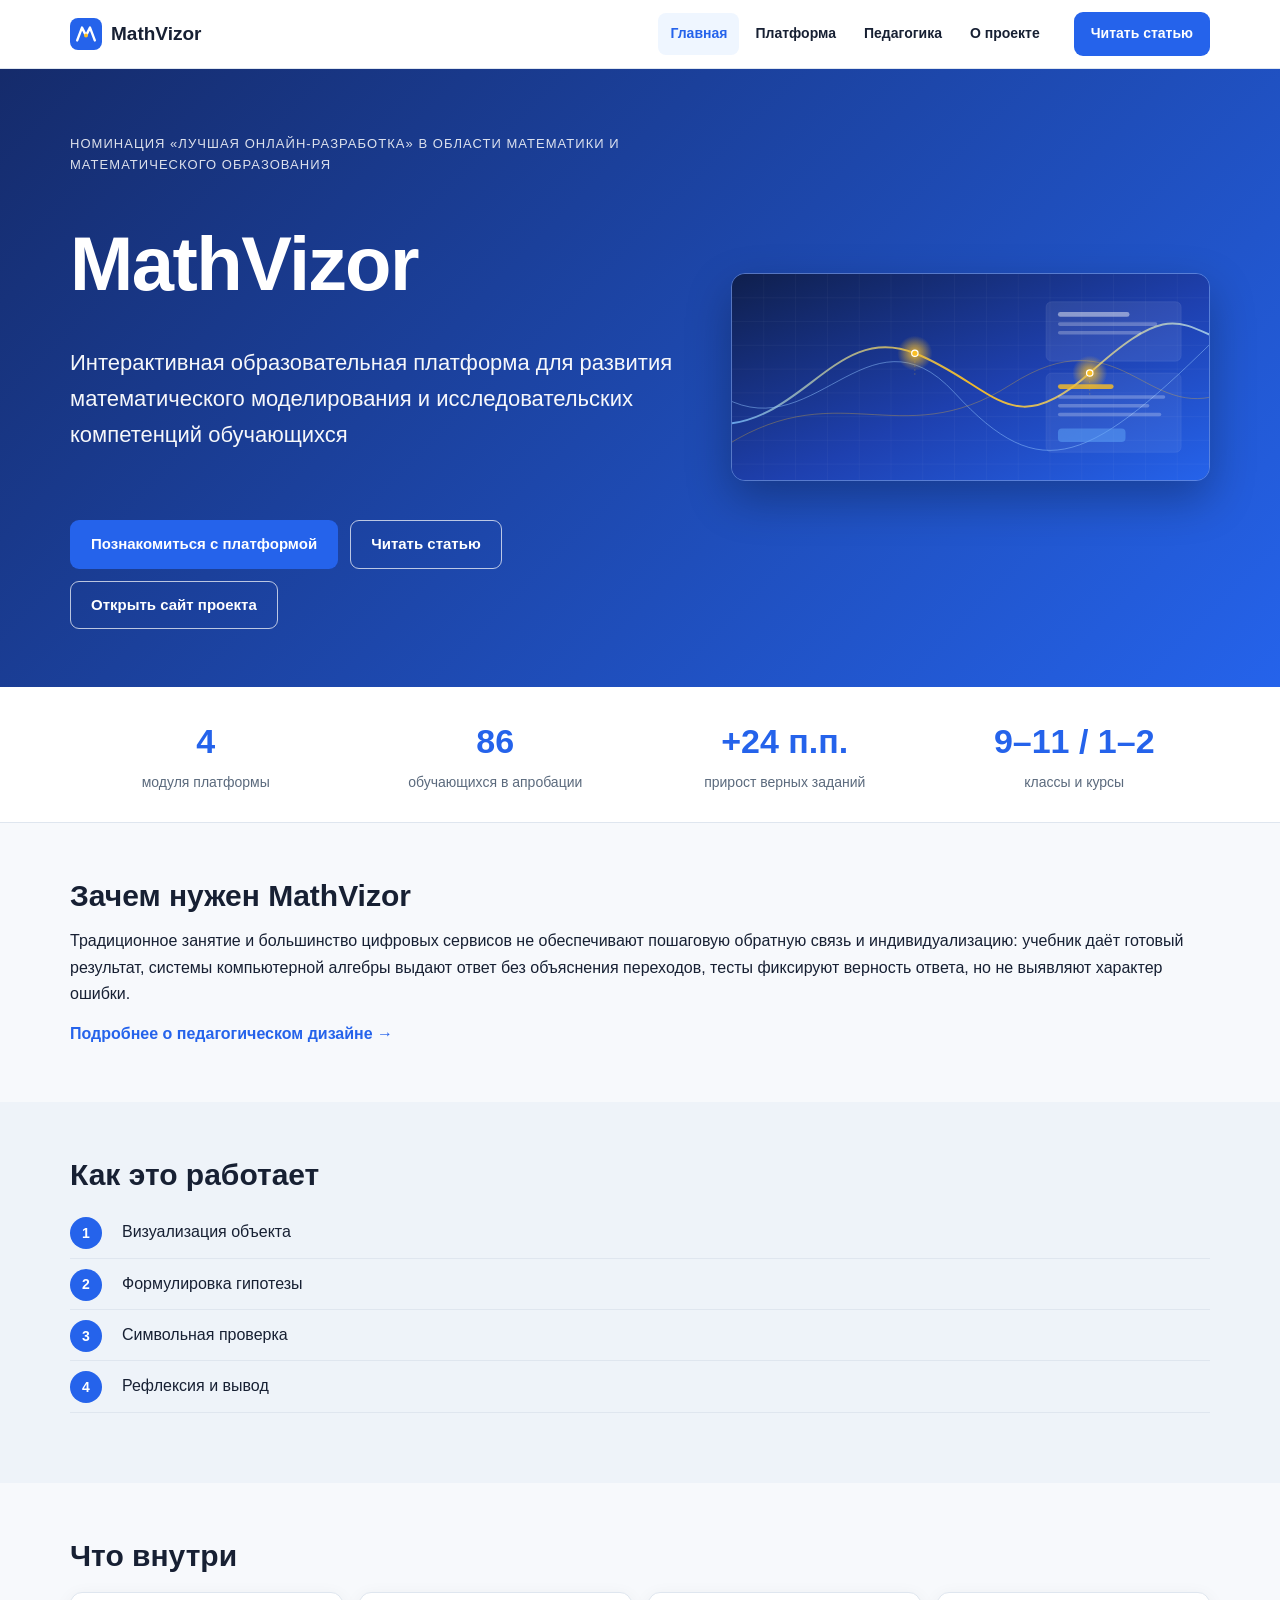
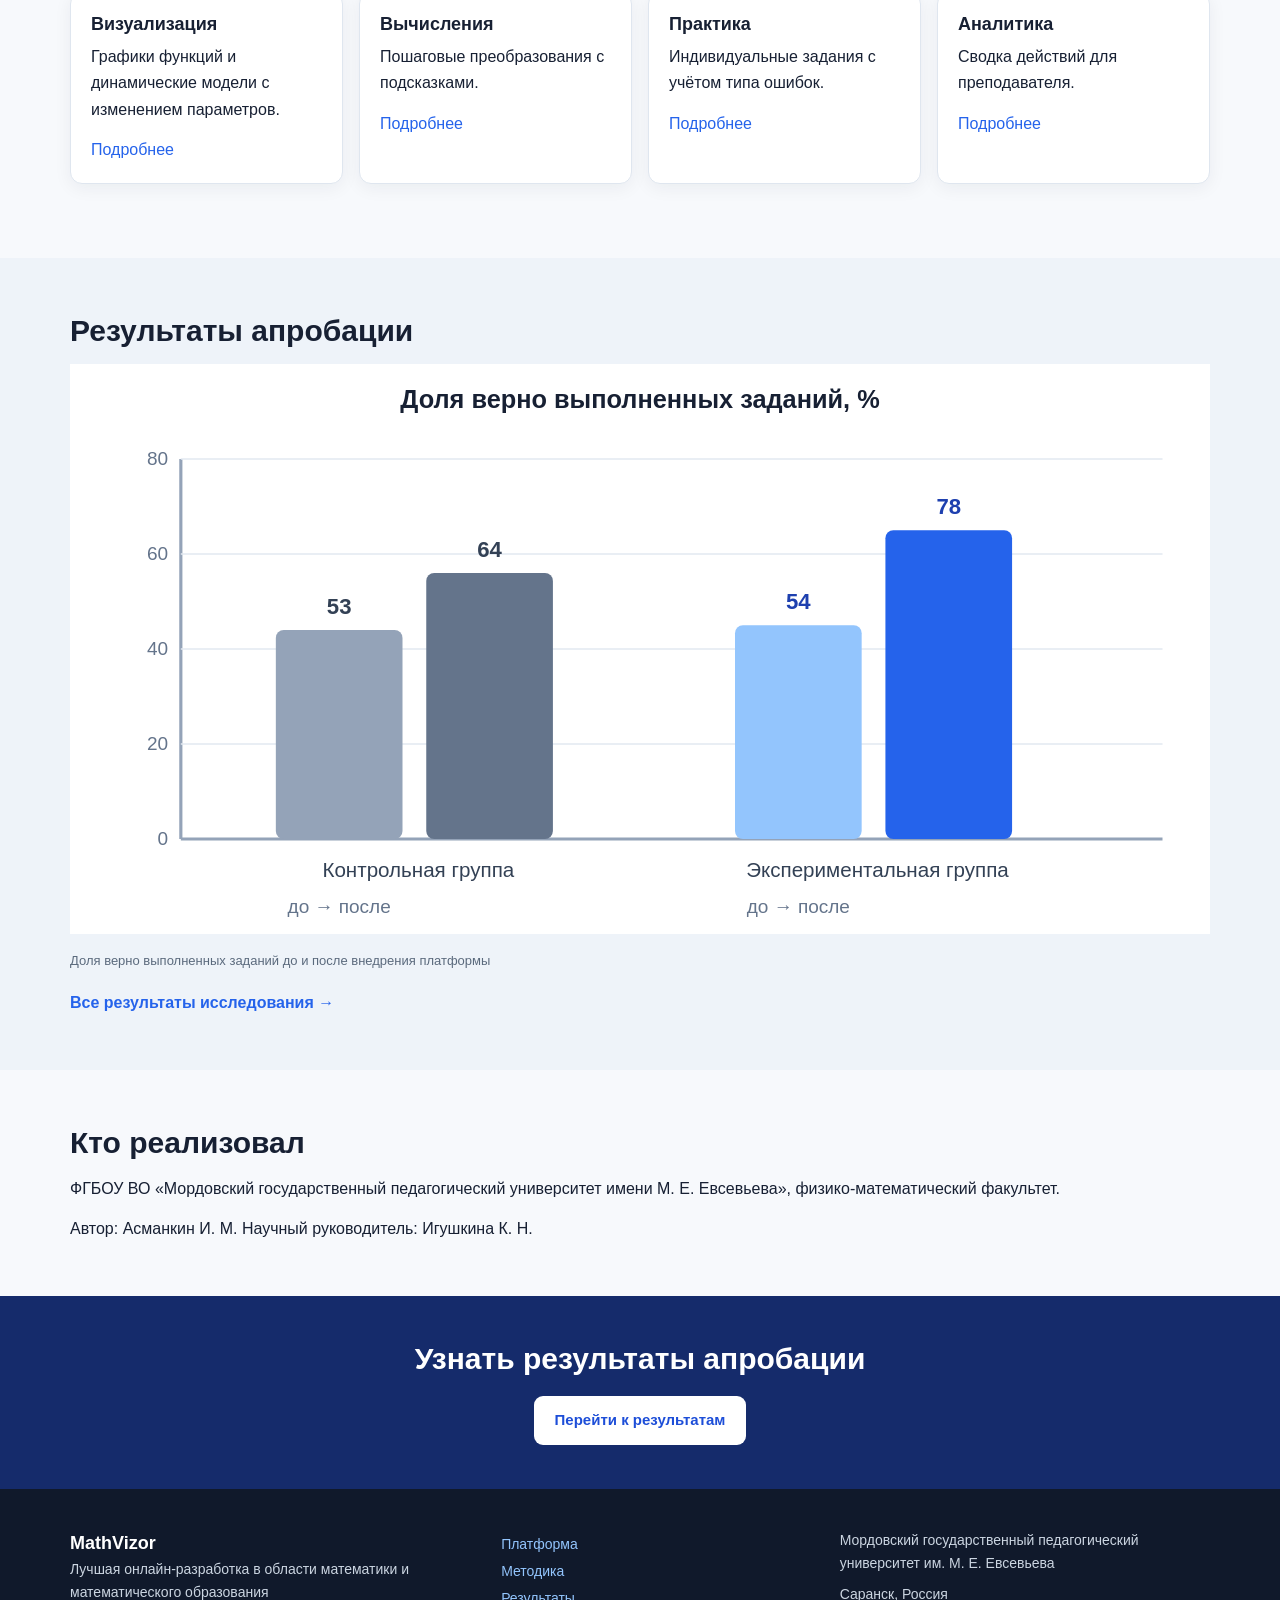
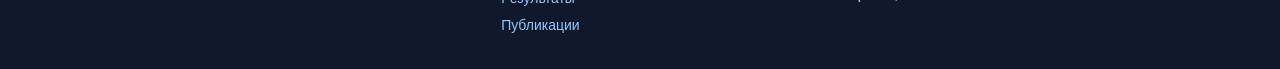
<file: index.html>
<!doctype html>
<html lang="ru">
<head>
  <meta charset="utf-8">
  <meta name="viewport" content="width=device-width, initial-scale=1">
  <title>MathVizor — интерактивная платформа обучения математике</title>
  <meta name="description" content="MathVizor — интерактивная веб-платформа для развития математического моделирования и исследовательских компетенций обучающихся.">
  <meta property="og:title" content="MathVizor — интерактивная платформа обучения математике">
  <meta property="og:description" content="Визуализация, символьные вычисления, адаптивные задания и аналитика обучения.">
  <meta property="og:type" content="website">
  <link rel="icon" href="assets/img/favicon.svg" type="image/svg+xml">
  <link rel="stylesheet" href="assets/css/style.css">
</head>
<body>
  <a class="skip-link" href="#main">Перейти к содержимому</a>

  <!-- ================= ШАПКА (дублируется на всех страницах) ================= -->
  <header class="site-header">
    <div class="container header-inner">
      <a class="logo" href="index.html" aria-label="MathVizor — на главную">
        <img src="assets/img/logo.svg" alt="" width="32" height="32">
        <span>MathVizor</span>
      </a>

      <nav class="main-nav" id="main-nav" aria-label="Основная навигация">
        <ul class="nav-list">
          <li><a class="is-active" href="index.html" aria-current="page">Главная</a></li>
          <li class="has-submenu">
            <a href="platform.html">Платформа</a>
            <ul class="submenu">
              <li><a href="platform.html">Возможности и интерфейс</a></li>
              <li><a href="technology.html">Архитектура и технологии</a></li>
              <li><a href="tasks.html">Задания и обратная связь</a></li>
            </ul>
          </li>
          <li class="has-submenu">
            <a href="pedagogy.html">Педагогика</a>
            <ul class="submenu">
              <li><a href="pedagogy.html">Педагогический дизайн</a></li>
              <li><a href="methodology.html">Методика использования</a></li>
              <li><a href="results.html">Результаты апробации</a></li>
            </ul>
          </li>
          <li class="has-submenu">
            <a href="about.html">О проекте</a>
            <ul class="submenu">
              <li><a href="about.html#authors">Авторы</a></li>
              <li><a href="publications.html">Публикации</a></li>
              <li><a href="about.html#contacts">Контакты</a></li>
            </ul>
          </li>
        </ul>
      </nav>

      <a class="btn btn-primary header-cta" href="publications.html">Читать статью</a>
      <button class="nav-toggle" type="button" aria-expanded="false"
              aria-controls="main-nav" aria-label="Открыть меню">
        <span></span><span></span><span></span>
      </button>
    </div>
  </header>

  <main id="main">

    <!-- 1. HERO -->
    <section class="hero" id="hero">
      <div class="container hero-inner">
        <p class="eyebrow">Номинация «Лучшая онлайн-разработка» в области математики и математического образования</p>
        <h1>MathVizor</h1>
        <p class="lead">Интерактивная образовательная платформа для развития математического моделирования и исследовательских компетенций обучающихся</p>
        <div class="actions">
          <a class="btn btn-primary" href="platform.html">Познакомиться с платформой</a>
          <a class="btn btn-ghost" href="publications.html">Читать статью</a>
          <a class="btn btn-ghost" href="https://asmankinigor.github.io/mysite/" target="_blank" rel="noopener">Открыть сайт проекта</a>
        </div>
        <figure class="hero-art">
          <img src="assets/img/hero-math.svg" alt="Абстрактная визуализация графиков функций и критических точек">
        </figure>
      </div>
    </section>

    <!-- 2. КЛЮЧЕВЫЕ ЦИФРЫ -->
    <section class="stats" id="stats" aria-labelledby="stats-title">
      <div class="container">
        <h2 id="stats-title" class="visually-hidden">Ключевые цифры проекта</h2>
        <ul class="stats-grid">
          <li><strong>4</strong><span>модуля платформы</span></li>
          <li><strong>86</strong><span>обучающихся в апробации</span></li>
          <li><strong>+24 п.п.</strong><span>прирост верных заданий</span></li>
          <li><strong>9–11 / 1–2</strong><span>классы и курсы</span></li>
        </ul>
      </div>
    </section>

    <!-- 3. ПРОБЛЕМА -->
    <section class="section" id="problem">
      <div class="container">
        <h2>Зачем нужен MathVizor</h2>
        <p>Традиционное занятие и большинство цифровых сервисов не обеспечивают пошаговую обратную связь и индивидуализацию: учебник даёт готовый результат, системы компьютерной алгебры выдают ответ без объяснения переходов, тесты фиксируют верность ответа, но не выявляют характер ошибки.</p>
        <a class="text-link" href="pedagogy.html">Подробнее о педагогическом дизайне →</a>
      </div>
    </section>

    <!-- 4. КАК ЭТО РАБОТАЕТ -->
    <section class="section section-alt" id="how">
      <div class="container">
        <h2>Как это работает</h2>
        <ol class="steps">
          <li>Визуализация объекта</li>
          <li>Формулировка гипотезы</li>
          <li>Символьная проверка</li>
          <li>Рефлексия и вывод</li>
        </ol>
      </div>
    </section>

    <!-- 5. ЧТО ВНУТРИ -->
    <section class="section" id="modules">
      <div class="container">
        <h2>Что внутри</h2>
        <ul class="card-grid">
          <li class="card">
            <h3>Визуализация</h3>
            <p>Графики функций и динамические модели с изменением параметров.</p>
            <a href="platform.html">Подробнее</a>
          </li>
          <li class="card">
            <h3>Вычисления</h3>
            <p>Пошаговые преобразования с подсказками.</p>
            <a href="tasks.html">Подробнее</a>
          </li>
          <li class="card">
            <h3>Практика</h3>
            <p>Индивидуальные задания с учётом типа ошибок.</p>
            <a href="tasks.html">Подробнее</a>
          </li>
          <li class="card">
            <h3>Аналитика</h3>
            <p>Сводка действий для преподавателя.</p>
            <a href="platform.html">Подробнее</a>
          </li>
        </ul>
      </div>
    </section>

    <!-- 6. РЕЗУЛЬТАТЫ -->
    <section class="section section-alt" id="results-preview">
      <div class="container">
        <h2>Результаты апробации</h2>
        <figure>
          <img src="assets/img/results-chart.svg"
               alt="Доля верных заданий выросла с 54 до 78 процентов в экспериментальной группе и с 53 до 64 процентов в контрольной">
          <figcaption>Доля верно выполненных заданий до и после внедрения платформы</figcaption>
        </figure>
        <a class="text-link" href="results.html">Все результаты исследования →</a>
      </div>
    </section>

    <!-- 7. АВТОРЫ -->
    <section class="section" id="authors-preview">
      <div class="container">
        <h2>Кто реализовал</h2>
        <p>ФГБОУ ВО «Мордовский государственный педагогический университет имени М. Е. Евсевьева», физико-математический факультет.</p>
        <p>Автор: Асманкин И. М. Научный руководитель: Игушкина К. Н.</p>
      </div>
    </section>

    <!-- 8. ФИНАЛЬНЫЙ CTA -->
    <section class="cta">
      <div class="container">
        <h2>Узнать результаты апробации</h2>
        <a class="btn btn-light" href="results.html">Перейти к результатам</a>
      </div>
    </section>

  </main>

  <!-- ================= ПОДВАЛ (дублируется на всех страницах) ================= -->
  <footer class="site-footer">
    <div class="container footer-grid">
      <div>
        <strong>MathVizor</strong>
        <p>Лучшая онлайн-разработка в области математики и математического образования</p>
      </div>
      <nav aria-label="Ссылки в подвале">
        <ul>
          <li><a href="platform.html">Платформа</a></li>
          <li><a href="methodology.html">Методика</a></li>
          <li><a href="results.html">Результаты</a></li>
          <li><a href="publications.html">Публикации</a></li>
        </ul>
      </nav>
      <div>
        <p>Мордовский государственный педагогический университет им. М. Е. Евсевьева</p>
        <p>Саранск, Россия</p>
      </div>
    </div>
  </footer>

  <script src="assets/js/main.js" defer></script>
</body>
</html>
</file>
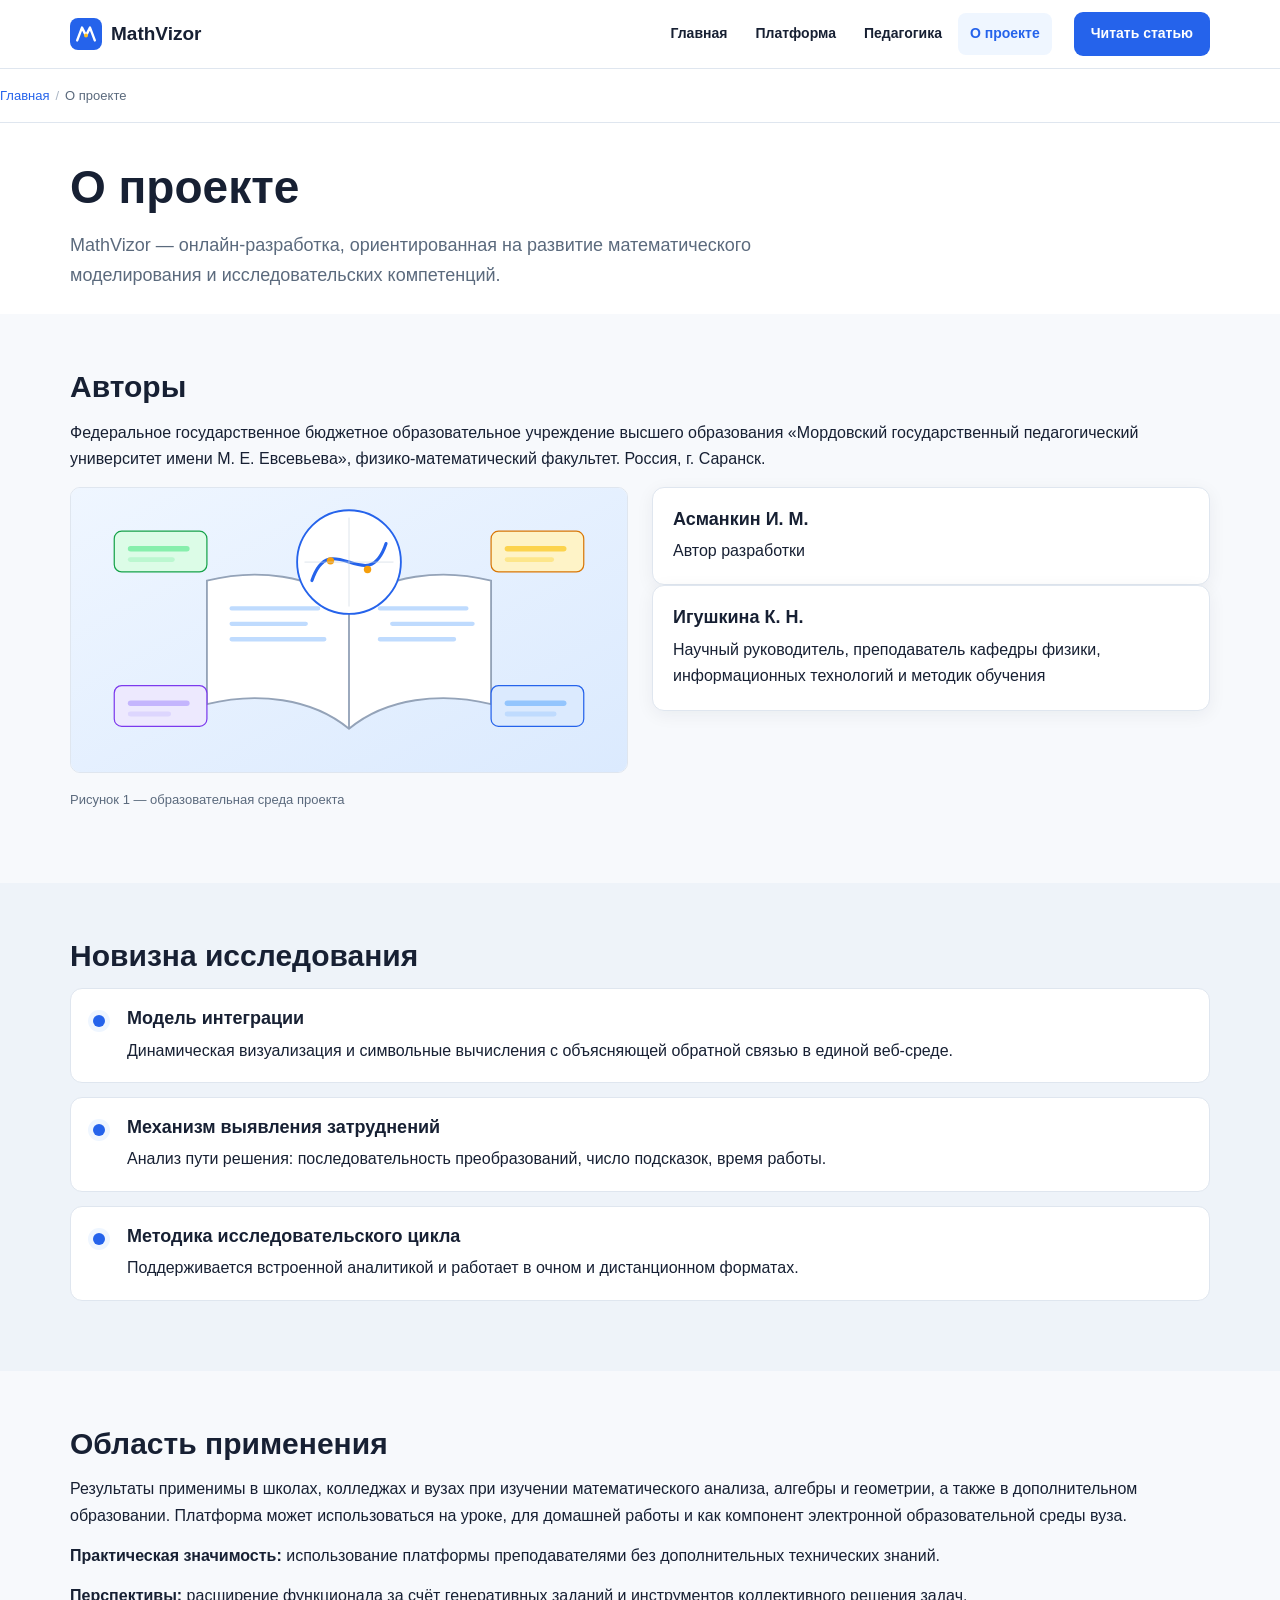
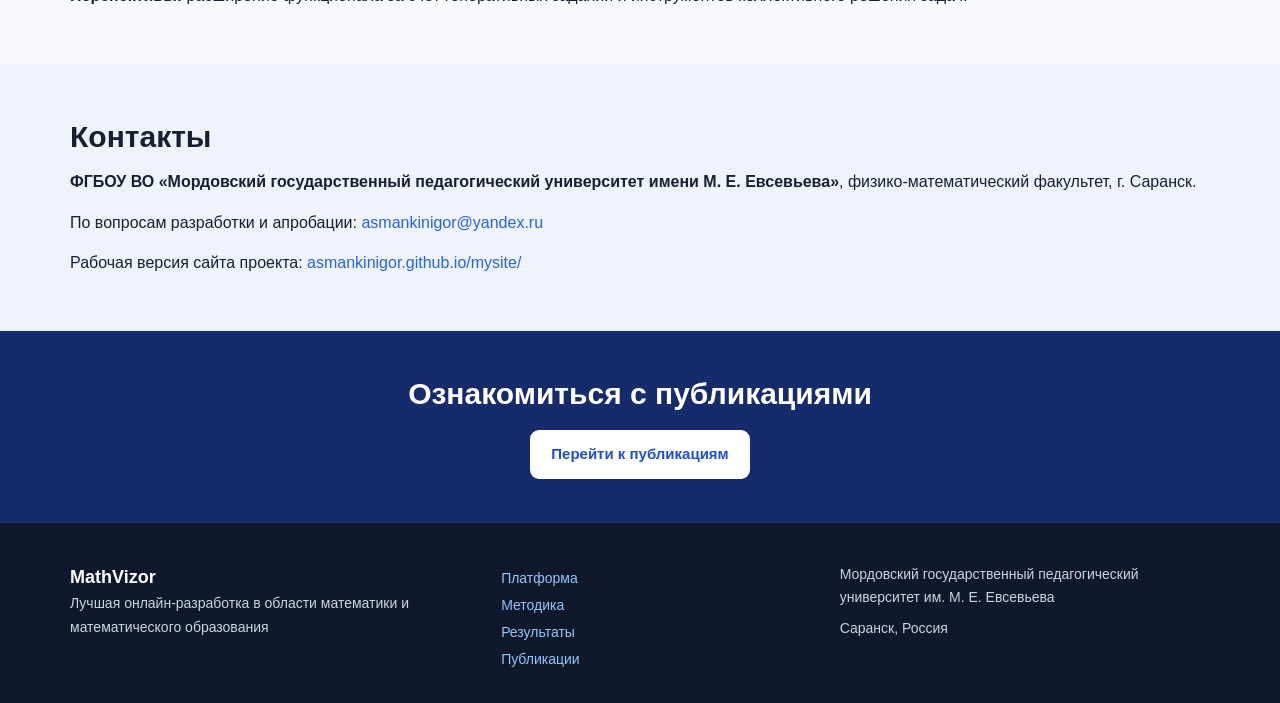
<file: about.html>
<!doctype html>
<head>
  <meta charset="utf-8">
  <meta name="viewport" content="width=device-width, initial-scale=1">
  <title>О проекте — MathVizor</title>
  <meta name="description" content="Авторы, новизна и область применения платформы MathVizor; Мордовский государственный педагогический университет, Саранск.">
  <meta property="og:title" content="О проекте — MathVizor">
  <meta property="og:description" content="Авторы, новизна и область применения платформы MathVizor; Мордовский государственный педагогический университет, Саранск.">
  <meta property="og:type" content="website">
  <link rel="icon" href="assets/img/favicon.svg" type="image/svg+xml">
  <link rel="stylesheet" href="assets/css/style.css">
</head>
<body>
  <a class="skip-link" href="#main">Перейти к содержимому</a>

  <!-- ================= ШАПКА (дублируется на всех страницах) ================= -->
  <header class="site-header">
    <div class="container header-inner">
      <a class="logo" href="index.html" aria-label="MathVizor — на главную">
        <img src="assets/img/logo.svg" alt="" width="32" height="32">
        <span>MathVizor</span>
      </a>

      <nav class="main-nav" id="main-nav" aria-label="Основная навигация">
        <ul class="nav-list">
          <li><a href="index.html">Главная</a></li>
          <li class="has-submenu">
            <a href="platform.html">Платформа</a>
            <ul class="submenu">
              <li><a href="platform.html">Возможности и интерфейс</a></li>
              <li><a href="technology.html">Архитектура и технологии</a></li>
              <li><a href="tasks.html">Задания и обратная связь</a></li>
            </ul>
          </li>
          <li class="has-submenu">
            <a href="pedagogy.html">Педагогика</a>
            <ul class="submenu">
              <li><a href="pedagogy.html">Педагогический дизайн</a></li>
              <li><a href="methodology.html">Методика использования</a></li>
              <li><a href="results.html">Результаты апробации</a></li>
            </ul>
          </li>
          <li class="has-submenu">
            <a href="about.html" class="is-active" aria-current="page">О проекте</a>
            <ul class="submenu">
              <li><a href="about.html#authors">Авторы</a></li>
              <li><a href="publications.html">Публикации</a></li>
              <li><a href="about.html#contacts">Контакты</a></li>
            </ul>
          </li>
        </ul>
      </nav>

      <a class="btn btn-primary header-cta" href="publications.html">Читать статью</a>
      <button class="nav-toggle" type="button" aria-expanded="false"
              aria-controls="main-nav" aria-label="Открыть меню">
        <span></span><span></span><span></span>
      </button>
    </div>
  </header>


  <main id="main">
<nav class="breadcrumbs" aria-label="Хлебные крошки"><ol><li><a href="index.html">Главная</a></li><li aria-current="page">О проекте</li></ol></nav>

<section class="page-head">
  <div class="container">
    <h1>О проекте</h1>
    <p class="lead">MathVizor — онлайн-разработка, ориентированная на развитие математического моделирования и исследовательских компетенций.</p>
  </div>
</section>

<section class="section" id="authors">
  <div class="container">
    <h2>Авторы</h2>
    <p>Федеральное государственное бюджетное образовательное учреждение высшего образования «Мордовский государственный педагогический университет имени М. Е. Евсевьева», физико-математический факультет. Россия, г. Саранск.</p>
    <div class="two-columns">
      <figure>
        <img src="assets/img/education-abstract.svg" alt="Иллюстрация образовательной среды: книга, график функции и карточки этапов обучения">
        <figcaption>Рисунок 1 — образовательная среда проекта</figcaption>
      </figure>
      <div>
        <article class="card"><h3>Асманкин И. М.</h3><p>Автор разработки</p></article>
        <article class="card"><h3>Игушкина К. Н.</h3><p>Научный руководитель, преподаватель кафедры физики, информационных технологий и методик обучения</p></article>
      </div>
    </div>
  </div>
</section>

<section class="section section-alt" id="novelty">
  <div class="container">
    <h2>Новизна исследования</h2>
    <ol class="timeline">
      <li><h3>Модель интеграции</h3><p>Динамическая визуализация и символьные вычисления с объясняющей обратной связью в единой веб-среде.</p></li>
      <li><h3>Механизм выявления затруднений</h3><p>Анализ пути решения: последовательность преобразований, число подсказок, время работы.</p></li>
      <li><h3>Методика исследовательского цикла</h3><p>Поддерживается встроенной аналитикой и работает в очном и дистанционном форматах.</p></li>
    </ol>
  </div>
</section>

<section class="section" id="application">
  <div class="container">
    <h2>Область применения</h2>
    <p>Результаты применимы в школах, колледжах и вузах при изучении математического анализа, алгебры и геометрии, а также в дополнительном образовании. Платформа может использоваться на уроке, для домашней работы и как компонент электронной образовательной среды вуза.</p>
    <p><strong>Практическая значимость:</strong> использование платформы преподавателями без дополнительных технических знаний.</p>
    <p><strong>Перспективы:</strong> расширение функционала за счёт генеративных заданий и инструментов коллективного решения задач.</p>
  </div>
</section>

<section class="section section-alt" id="contacts">
  <div class="container">
    <h2>Контакты</h2>
    <p><strong>ФГБОУ ВО «Мордовский государственный педагогический университет имени М. Е. Евсевьева»</strong>, физико-математический факультет, г. Саранск.</p>
    <p>По вопросам разработки и апробации: <a href="mailto:asmankinigor@yandex.ru">asmankinigor@yandex.ru</a></p>
    <p>Рабочая версия сайта проекта: <a href="https://asmankinigor.github.io/mysite/" target="_blank" rel="noopener">asmankinigor.github.io/mysite/</a></p>
  </div>
</section>

<section class="cta">
  <div class="container"><h2>Ознакомиться с публикациями</h2><a class="btn btn-light" href="publications.html">Перейти к публикациям</a></div>
</section>
  </main>

  <!-- ================= ПОДВАЛ (дублируется на всех страницах) ================= -->
  <footer class="site-footer">
    <div class="container footer-grid">
      <div>
        <strong>MathVizor</strong>
        <p>Лучшая онлайн-разработка в области математики и математического образования</p>
      </div>
      <nav aria-label="Ссылки в подвале">
        <ul>
          <li><a href="platform.html">Платформа</a></li>
          <li><a href="methodology.html">Методика</a></li>
          <li><a href="results.html">Результаты</a></li>
          <li><a href="publications.html">Публикации</a></li>
        </ul>
      </nav>
      <div>
        <p>Мордовский государственный педагогический университет им. М. Е. Евсевьева</p>
        <p>Саранск, Россия</p>
      </div>
    </div>
  </footer>

  <script src="assets/js/main.js" defer></script>
</body>
</html>
</file>
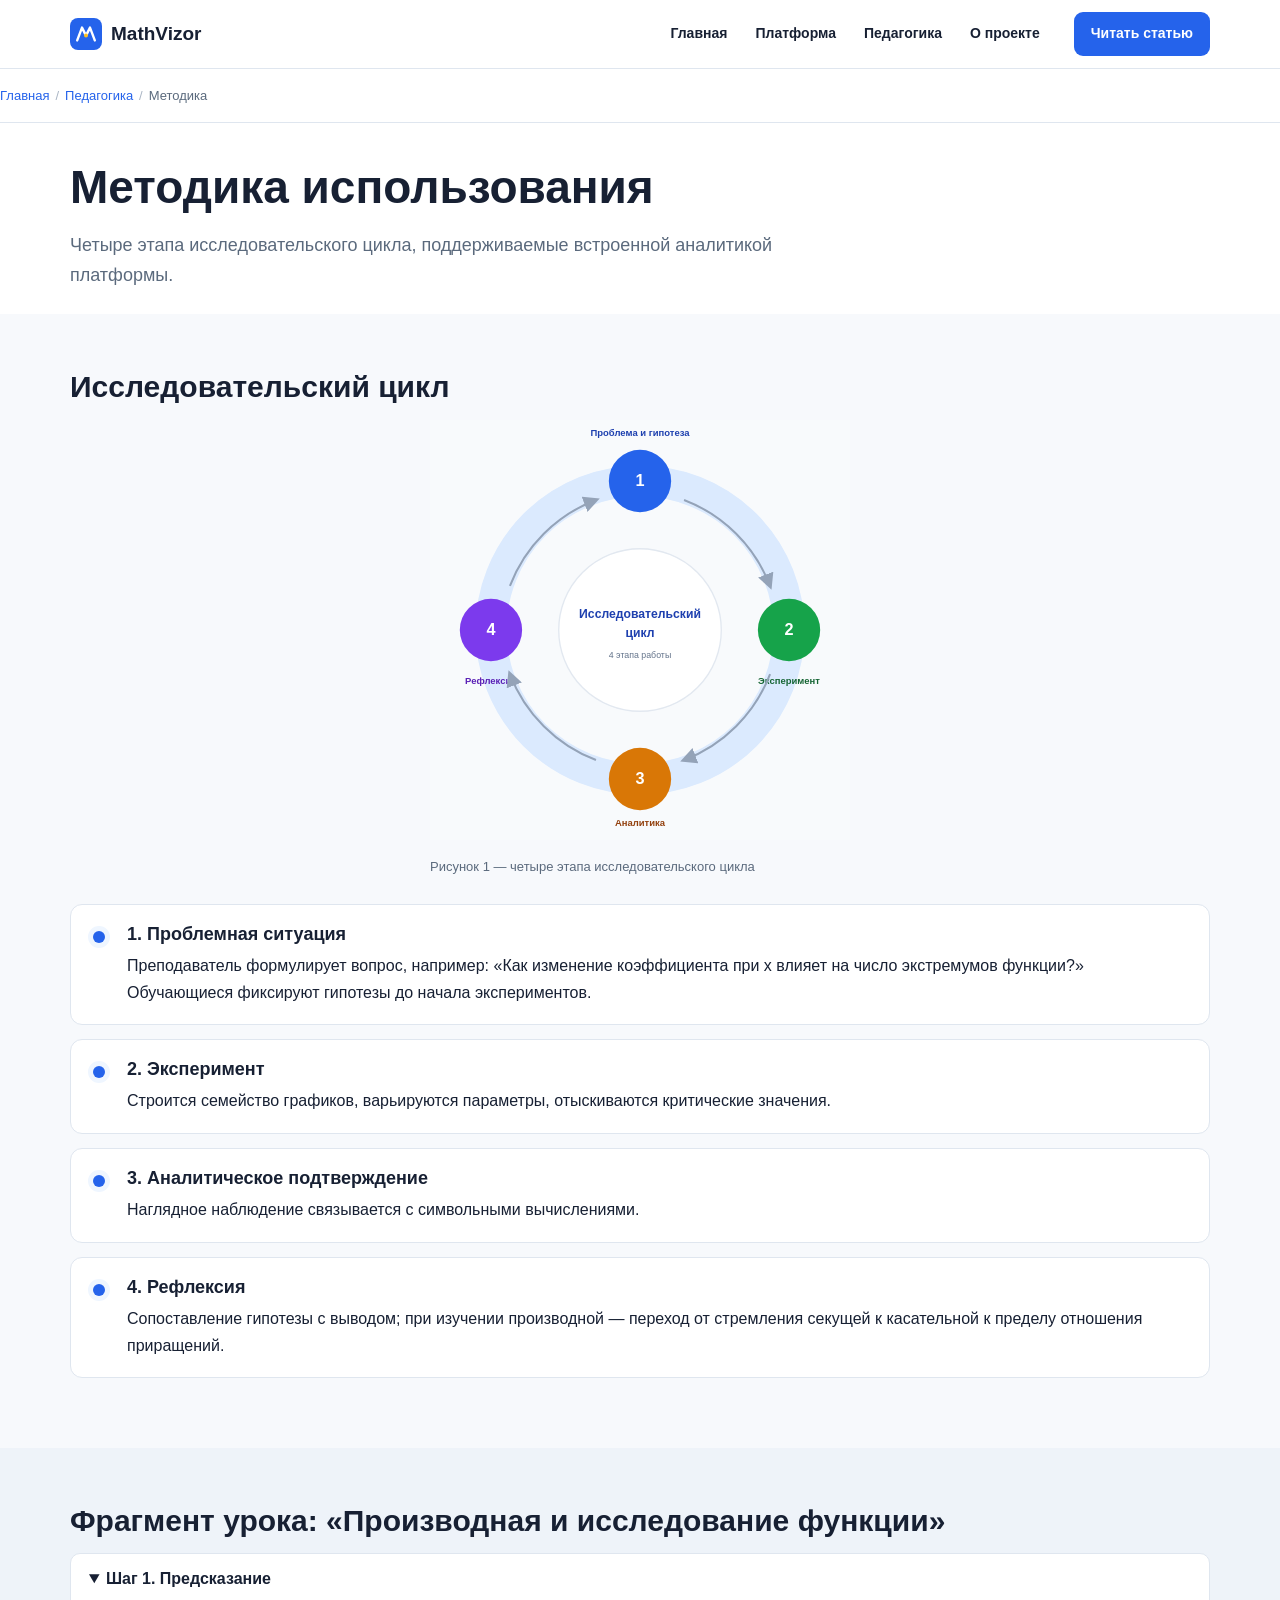
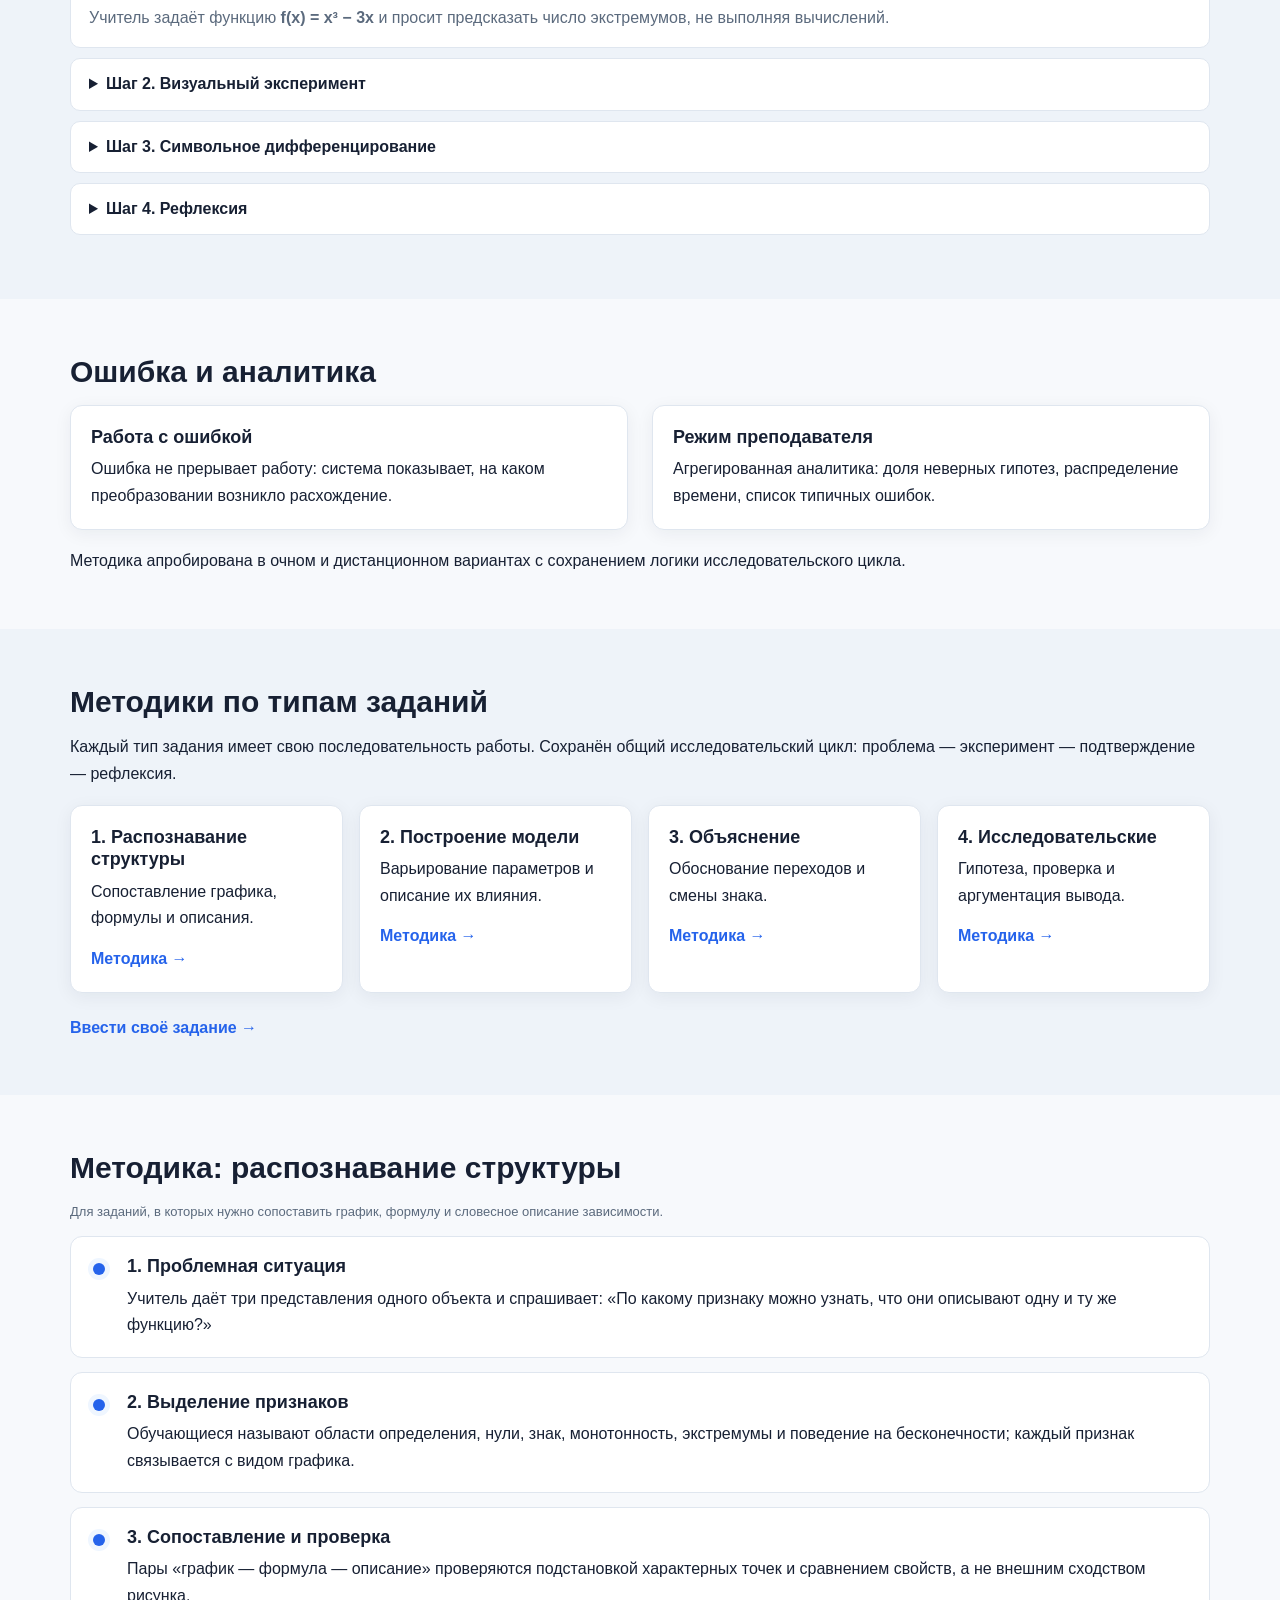
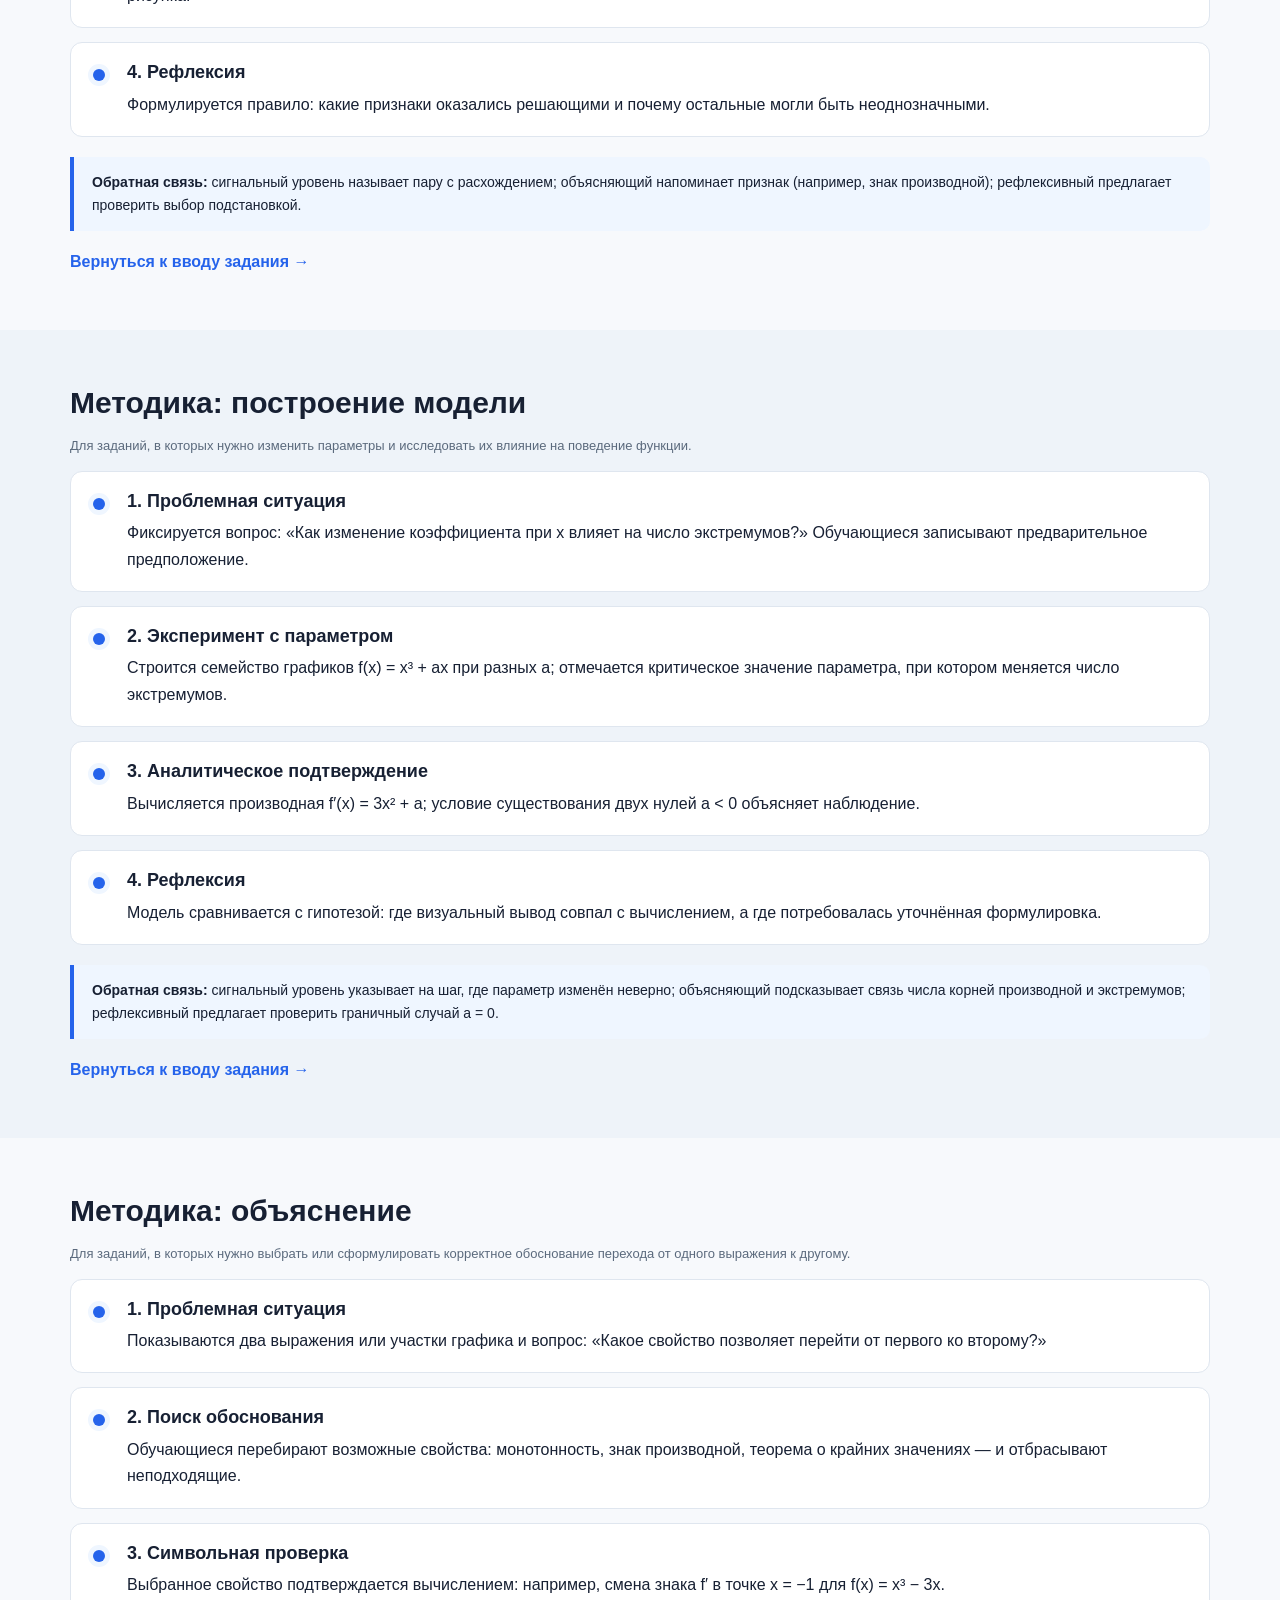
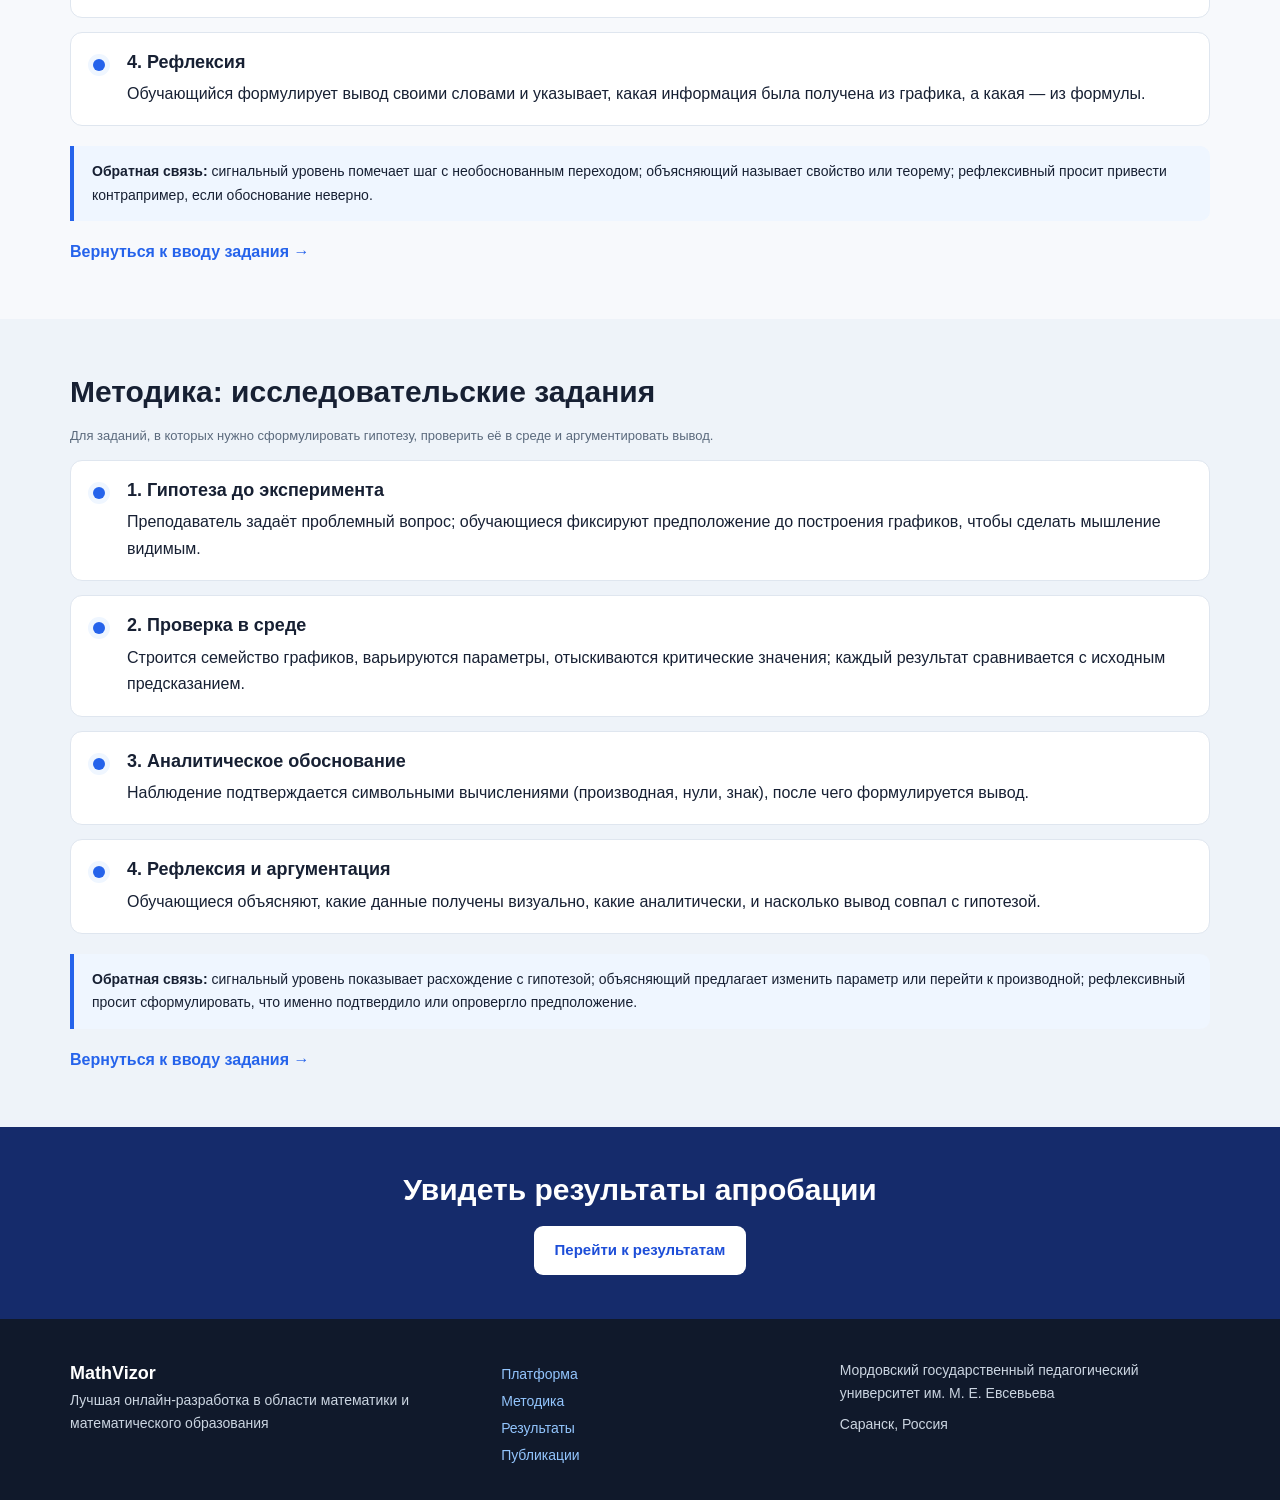
<file: methodology.html>
<!doctype html>
<head>
  <meta charset="utf-8">
  <meta name="viewport" content="width=device-width, initial-scale=1">
  <title>Методика использования — MathVizor</title>
  <meta name="description" content="Методика использования MathVizor: исследовательский цикл, фрагмент урока и готовые методики для четырёх типов заданий: распознавание структуры, построение модели, объяснение и исследовательские задачи.">
  <meta property="og:title" content="Методика использования — MathVizor">
  <meta property="og:description" content="Методика использования MathVizor: исследовательский цикл, фрагмент урока и готовые методики для четырёх типов заданий: распознавание структуры, построение модели, объяснение и исследовательские задачи.">
  <meta property="og:type" content="website">
  <link rel="icon" href="assets/img/favicon.svg" type="image/svg+xml">
  <link rel="stylesheet" href="assets/css/style.css">
</head>
<body>
  <a class="skip-link" href="#main">Перейти к содержимому</a>

  <!-- ================= ШАПКА (дублируется на всех страницах) ================= -->
  <header class="site-header">
    <div class="container header-inner">
      <a class="logo" href="index.html" aria-label="MathVizor — на главную">
        <img src="assets/img/logo.svg" alt="" width="32" height="32">
        <span>MathVizor</span>
      </a>

      <nav class="main-nav" id="main-nav" aria-label="Основная навигация">
        <ul class="nav-list">
          <li><a href="index.html">Главная</a></li>
          <li class="has-submenu">
            <a href="platform.html">Платформа</a>
            <ul class="submenu">
              <li><a href="platform.html">Возможности и интерфейс</a></li>
              <li><a href="technology.html">Архитектура и технологии</a></li>
              <li><a href="tasks.html">Задания и обратная связь</a></li>
            </ul>
          </li>
          <li class="has-submenu">
            <a href="pedagogy.html">Педагогика</a>
            <ul class="submenu">
              <li><a href="pedagogy.html">Педагогический дизайн</a></li>
              <li><a href="methodology.html" class="is-active" aria-current="page">Методика использования</a></li>
              <li><a href="results.html">Результаты апробации</a></li>
            </ul>
          </li>
          <li class="has-submenu">
            <a href="about.html">О проекте</a>
            <ul class="submenu">
              <li><a href="about.html#authors">Авторы</a></li>
              <li><a href="publications.html">Публикации</a></li>
              <li><a href="about.html#contacts">Контакты</a></li>
            </ul>
          </li>
        </ul>
      </nav>

      <a class="btn btn-primary header-cta" href="publications.html">Читать статью</a>
      <button class="nav-toggle" type="button" aria-expanded="false"
              aria-controls="main-nav" aria-label="Открыть меню">
        <span></span><span></span><span></span>
      </button>
    </div>
  </header>


  <main id="main">
<nav class="breadcrumbs" aria-label="Хлебные крошки"><ol><li><a href="index.html">Главная</a></li><li><a href="pedagogy.html">Педагогика</a></li><li aria-current="page">Методика</li></ol></nav>

<section class="page-head">
  <div class="container">
    <h1>Методика использования</h1>
    <p class="lead">Четыре этапа исследовательского цикла, поддерживаемые встроенной аналитикой платформы.</p>
  </div>
</section>

<section class="section" id="cycle-steps">
  <div class="container">
    <h2>Исследовательский цикл</h2>
    <figure class="cycle-figure">
      <img src="assets/img/methodology-cycle.svg" alt="Схема исследовательского цикла из четырёх этапов">
      <figcaption>Рисунок 1 — четыре этапа исследовательского цикла</figcaption>
    </figure>
    <ol class="timeline">
      <li><h3>1. Проблемная ситуация</h3><p>Преподаватель формулирует вопрос, например: «Как изменение коэффициента при x влияет на число экстремумов функции?» Обучающиеся фиксируют гипотезы до начала экспериментов.</p></li>
      <li><h3>2. Эксперимент</h3><p>Строится семейство графиков, варьируются параметры, отыскиваются критические значения.</p></li>
      <li><h3>3. Аналитическое подтверждение</h3><p>Наглядное наблюдение связывается с символьными вычислениями.</p></li>
      <li><h3>4. Рефлексия</h3><p>Сопоставление гипотезы с выводом; при изучении производной — переход от стремления секущей к касательной к пределу отношения приращений.</p></li>
    </ol>
  </div>
</section>

<section class="section section-alt" id="lesson">
  <div class="container">
    <h2>Фрагмент урока: «Производная и исследование функции»</h2>
    <details class="accordion" open>
      <summary>Шаг 1. Предсказание</summary>
      <p>Учитель задаёт функцию <strong>f(x) = x³ − 3x</strong> и просит предсказать число экстремумов, не выполняя вычислений.</p>
    </details>
    <details class="accordion">
      <summary>Шаг 2. Визуальный эксперимент</summary>
      <p>Обучающиеся строят график в среде, варьируют коэффициенты и сравнивают исходное предсказание с наблюдаемым результатом.</p>
    </details>
    <details class="accordion">
      <summary>Шаг 3. Символьное дифференцирование</summary>
      <p>Переход к f′(x) = 3x² − 3, поиск критических точек x = ±1 и объяснение смены знака производной.</p>
    </details>
    <details class="accordion">
      <summary>Шаг 4. Рефлексия</summary>
      <p>Обучающиеся указывают, какая информация о функции была получена визуально, а какая — аналитически.</p>
    </details>
  </div>
</section>

<section class="section" id="support">
  <div class="container">
    <h2>Ошибка и аналитика</h2>
    <div class="two-columns">
      <article class="card"><h3>Работа с ошибкой</h3><p>Ошибка не прерывает работу: система показывает, на каком преобразовании возникло расхождение.</p></article>
      <article class="card"><h3>Режим преподавателя</h3><p>Агрегированная аналитика: доля неверных гипотез, распределение времени, список типичных ошибок.</p></article>
    </div>
    <p class="mt">Методика апробирована в очном и дистанционном вариантах с сохранением логики исследовательского цикла.</p>
  </div>
</section>

<section class="section section-alt" id="type-methods">
  <div class="container">
    <h2>Методики по типам заданий</h2>
    <p>Каждый тип задания имеет свою последовательность работы. Сохранён общий исследовательский цикл: проблема — эксперимент — подтверждение — рефлексия.</p>
    <ul class="card-grid four">
      <li class="card"><h3>1. Распознавание структуры</h3><p>Сопоставление графика, формулы и описания.</p><a class="text-link" href="#task-structure">Методика →</a></li>
      <li class="card"><h3>2. Построение модели</h3><p>Варьирование параметров и описание их влияния.</p><a class="text-link" href="#task-model">Методика →</a></li>
      <li class="card"><h3>3. Объяснение</h3><p>Обоснование переходов и смены знака.</p><a class="text-link" href="#task-explanation">Методика →</a></li>
      <li class="card"><h3>4. Исследовательские</h3><p>Гипотеза, проверка и аргументация вывода.</p><a class="text-link" href="#task-research">Методика →</a></li>
    </ul>
    <p class="mt"><a class="text-link" href="tasks.html#recognizer">Ввести своё задание →</a></p>
  </div>
</section>

<section class="section" id="task-structure">
  <div class="container">
    <h2>Методика: распознавание структуры</h2>
    <p class="small">Для заданий, в которых нужно сопоставить график, формулу и словесное описание зависимости.</p>
    <ol class="timeline">
      <li><h3>1. Проблемная ситуация</h3><p>Учитель даёт три представления одного объекта и спрашивает: «По какому признаку можно узнать, что они описывают одну и ту же функцию?»</p></li>
      <li><h3>2. Выделение признаков</h3><p>Обучающиеся называют области определения, нули, знак, монотонность, экстремумы и поведение на бесконечности; каждый признак связывается с видом графика.</p></li>
      <li><h3>3. Сопоставление и проверка</h3><p>Пары «график — формула — описание» проверяются подстановкой характерных точек и сравнением свойств, а не внешним сходством рисунка.</p></li>
      <li><h3>4. Рефлексия</h3><p>Формулируется правило: какие признаки оказались решающими и почему остальные могли быть неоднозначными.</p></li>
    </ol>
    <div class="note"><strong>Обратная связь:</strong> сигнальный уровень называет пару с расхождением; объясняющий напоминает признак (например, знак производной); рефлексивный предлагает проверить выбор подстановкой.</div>
    <p class="mt"><a class="text-link" href="tasks.html#recognizer">Вернуться к вводу задания →</a></p>
  </div>
</section>

<section class="section section-alt" id="task-model">
  <div class="container">
    <h2>Методика: построение модели</h2>
    <p class="small">Для заданий, в которых нужно изменить параметры и исследовать их влияние на поведение функции.</p>
    <ol class="timeline">
      <li><h3>1. Проблемная ситуация</h3><p>Фиксируется вопрос: «Как изменение коэффициента при x влияет на число экстремумов?» Обучающиеся записывают предварительное предположение.</p></li>
      <li><h3>2. Эксперимент с параметром</h3><p>Строится семейство графиков f(x) = x³ + ax при разных a; отмечается критическое значение параметра, при котором меняется число экстремумов.</p></li>
      <li><h3>3. Аналитическое подтверждение</h3><p>Вычисляется производная f′(x) = 3x² + a; условие существования двух нулей a &lt; 0 объясняет наблюдение.</p></li>
      <li><h3>4. Рефлексия</h3><p>Модель сравнивается с гипотезой: где визуальный вывод совпал с вычислением, а где потребовалась уточнённая формулировка.</p></li>
    </ol>
    <div class="note"><strong>Обратная связь:</strong> сигнальный уровень указывает на шаг, где параметр изменён неверно; объясняющий подсказывает связь числа корней производной и экстремумов; рефлексивный предлагает проверить граничный случай a = 0.</div>
    <p class="mt"><a class="text-link" href="tasks.html#recognizer">Вернуться к вводу задания →</a></p>
  </div>
</section>

<section class="section" id="task-explanation">
  <div class="container">
    <h2>Методика: объяснение</h2>
    <p class="small">Для заданий, в которых нужно выбрать или сформулировать корректное обоснование перехода от одного выражения к другому.</p>
    <ol class="timeline">
      <li><h3>1. Проблемная ситуация</h3><p>Показываются два выражения или участки графика и вопрос: «Какое свойство позволяет перейти от первого ко второму?»</p></li>
      <li><h3>2. Поиск обоснования</h3><p>Обучающиеся перебирают возможные свойства: монотонность, знак производной, теорема о крайних значениях — и отбрасывают неподходящие.</p></li>
      <li><h3>3. Символьная проверка</h3><p>Выбранное свойство подтверждается вычислением: например, смена знака f′ в точке x = −1 для f(x) = x³ − 3x.</p></li>
      <li><h3>4. Рефлексия</h3><p>Обучающийся формулирует вывод своими словами и указывает, какая информация была получена из графика, а какая — из формулы.</p></li>
    </ol>
    <div class="note"><strong>Обратная связь:</strong> сигнальный уровень помечает шаг с необоснованным переходом; объясняющий называет свойство или теорему; рефлексивный просит привести контрапример, если обоснование неверно.</div>
    <p class="mt"><a class="text-link" href="tasks.html#recognizer">Вернуться к вводу задания →</a></p>
  </div>
</section>

<section class="section section-alt" id="task-research">
  <div class="container">
    <h2>Методика: исследовательские задания</h2>
    <p class="small">Для заданий, в которых нужно сформулировать гипотезу, проверить её в среде и аргументировать вывод.</p>
    <ol class="timeline">
      <li><h3>1. Гипотеза до эксперимента</h3><p>Преподаватель задаёт проблемный вопрос; обучающиеся фиксируют предположение до построения графиков, чтобы сделать мышление видимым.</p></li>
      <li><h3>2. Проверка в среде</h3><p>Строится семейство графиков, варьируются параметры, отыскиваются критические значения; каждый результат сравнивается с исходным предсказанием.</p></li>
      <li><h3>3. Аналитическое обоснование</h3><p>Наблюдение подтверждается символьными вычислениями (производная, нули, знак), после чего формулируется вывод.</p></li>
      <li><h3>4. Рефлексия и аргументация</h3><p>Обучающиеся объясняют, какие данные получены визуально, какие аналитически, и насколько вывод совпал с гипотезой.</p></li>
    </ol>
    <div class="note"><strong>Обратная связь:</strong> сигнальный уровень показывает расхождение с гипотезой; объясняющий предлагает изменить параметр или перейти к производной; рефлексивный просит сформулировать, что именно подтвердило или опровергло предположение.</div>
    <p class="mt"><a class="text-link" href="tasks.html#recognizer">Вернуться к вводу задания →</a></p>
  </div>
</section>

<section class="cta">
  <div class="container"><h2>Увидеть результаты апробации</h2><a class="btn btn-light" href="results.html">Перейти к результатам</a></div>
</section>
  </main>

  <!-- ================= ПОДВАЛ (дублируется на всех страницах) ================= -->
  <footer class="site-footer">
    <div class="container footer-grid">
      <div>
        <strong>MathVizor</strong>
        <p>Лучшая онлайн-разработка в области математики и математического образования</p>
      </div>
      <nav aria-label="Ссылки в подвале">
        <ul>
          <li><a href="platform.html">Платформа</a></li>
          <li><a href="methodology.html">Методика</a></li>
          <li><a href="results.html">Результаты</a></li>
          <li><a href="publications.html">Публикации</a></li>
        </ul>
      </nav>
      <div>
        <p>Мордовский государственный педагогический университет им. М. Е. Евсевьева</p>
        <p>Саранск, Россия</p>
      </div>
    </div>
  </footer>

  <script src="assets/js/main.js" defer></script>
</body>
</html>
</file>
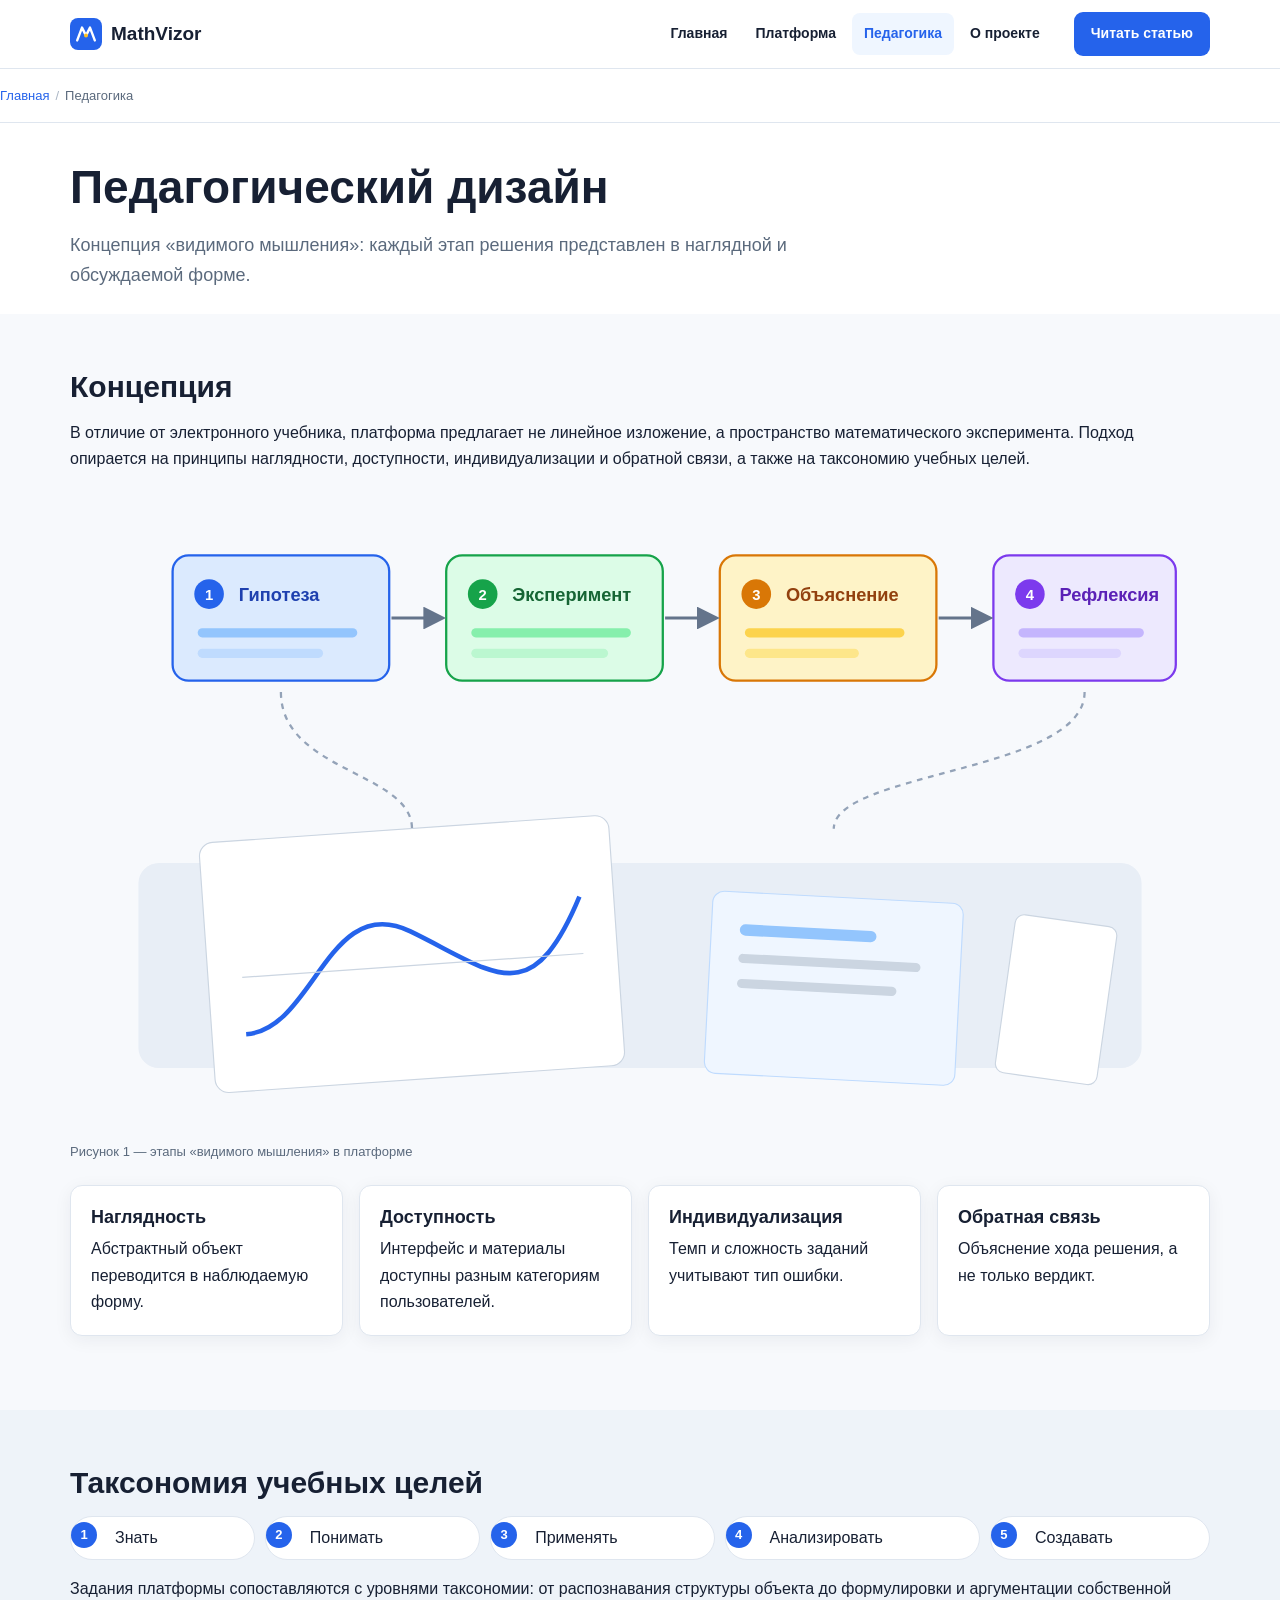
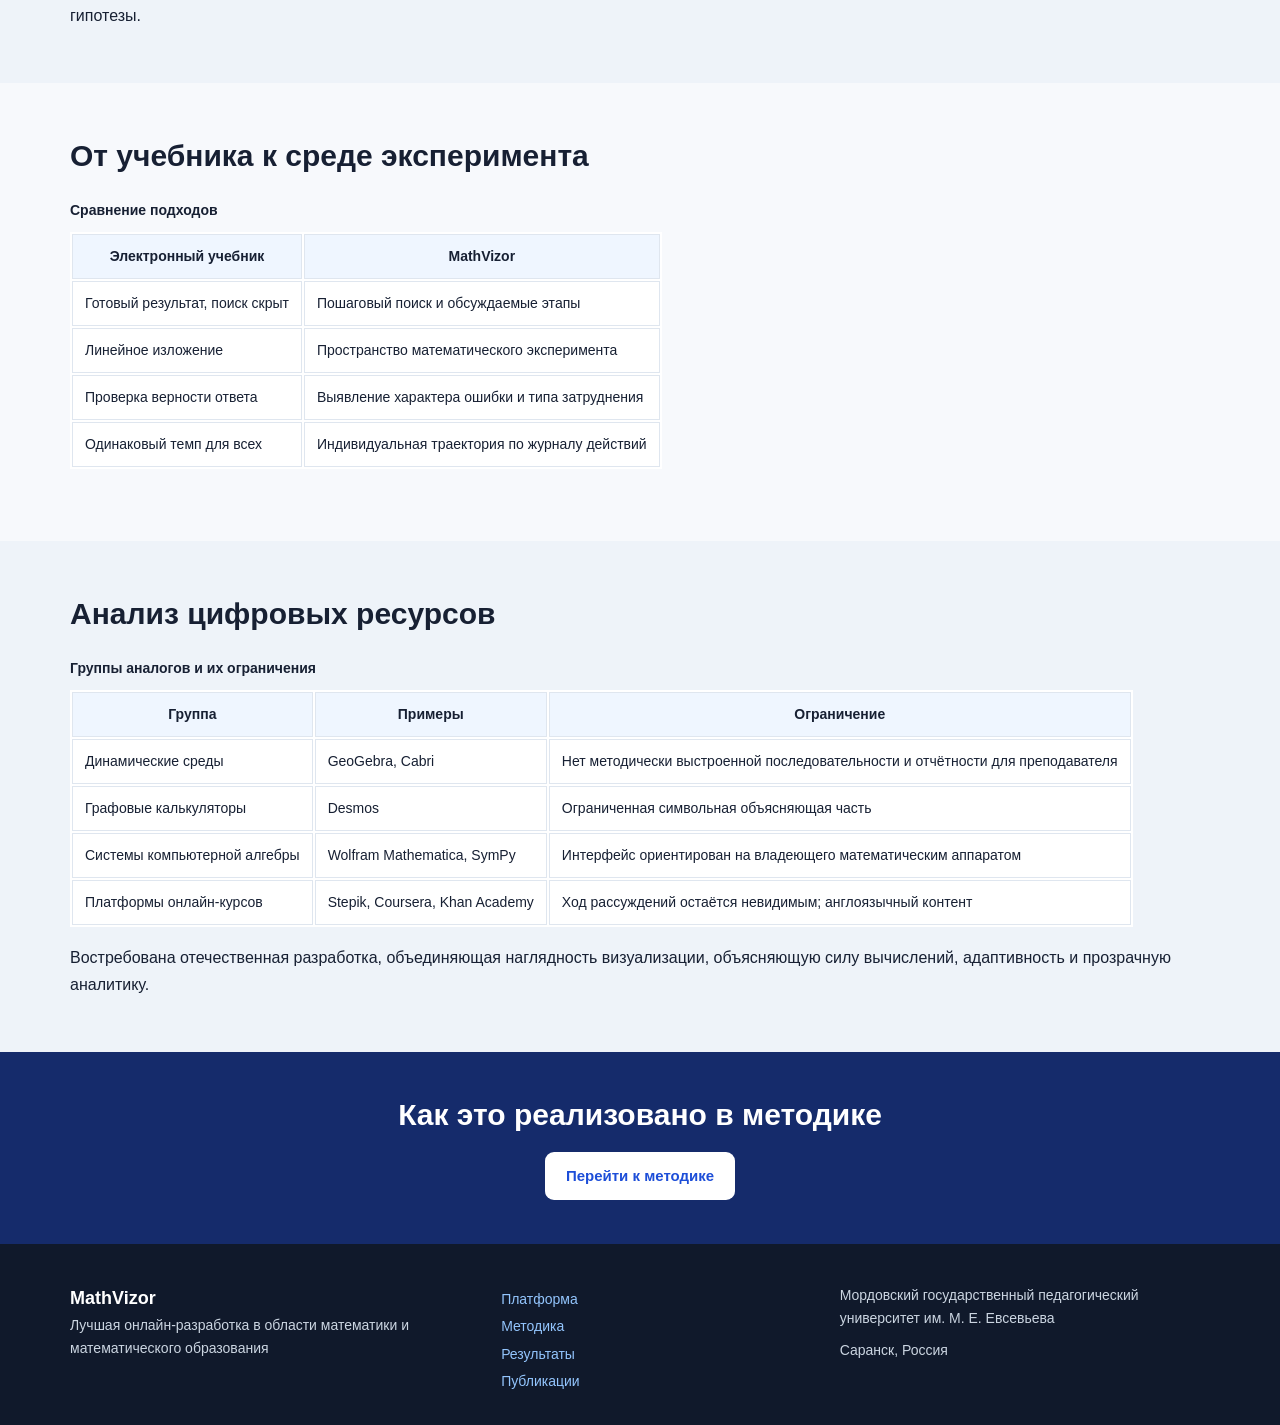
<file: pedagogy.html>
<!doctype html>
<head>
  <meta charset="utf-8">
  <meta name="viewport" content="width=device-width, initial-scale=1">
  <title>Педагогический дизайн — MathVizor</title>
  <meta name="description" content="Концепция видимого мышления, принципы, таксономия учебных целей и анализ цифровых аналогов платформы MathVizor.">
  <meta property="og:title" content="Педагогический дизайн — MathVizor">
  <meta property="og:description" content="Концепция видимого мышления, принципы, таксономия учебных целей и анализ цифровых аналогов платформы MathVizor.">
  <meta property="og:type" content="website">
  <link rel="icon" href="assets/img/favicon.svg" type="image/svg+xml">
  <link rel="stylesheet" href="assets/css/style.css">
</head>
<body>
  <a class="skip-link" href="#main">Перейти к содержимому</a>

  <!-- ================= ШАПКА (дублируется на всех страницах) ================= -->
  <header class="site-header">
    <div class="container header-inner">
      <a class="logo" href="index.html" aria-label="MathVizor — на главную">
        <img src="assets/img/logo.svg" alt="" width="32" height="32">
        <span>MathVizor</span>
      </a>

      <nav class="main-nav" id="main-nav" aria-label="Основная навигация">
        <ul class="nav-list">
          <li><a href="index.html">Главная</a></li>
          <li class="has-submenu">
            <a href="platform.html">Платформа</a>
            <ul class="submenu">
              <li><a href="platform.html">Возможности и интерфейс</a></li>
              <li><a href="technology.html">Архитектура и технологии</a></li>
              <li><a href="tasks.html">Задания и обратная связь</a></li>
            </ul>
          </li>
          <li class="has-submenu">
            <a href="pedagogy.html" class="is-active" aria-current="page">Педагогика</a>
            <ul class="submenu">
              <li><a href="pedagogy.html">Педагогический дизайн</a></li>
              <li><a href="methodology.html">Методика использования</a></li>
              <li><a href="results.html">Результаты апробации</a></li>
            </ul>
          </li>
          <li class="has-submenu">
            <a href="about.html">О проекте</a>
            <ul class="submenu">
              <li><a href="about.html#authors">Авторы</a></li>
              <li><a href="publications.html">Публикации</a></li>
              <li><a href="about.html#contacts">Контакты</a></li>
            </ul>
          </li>
        </ul>
      </nav>

      <a class="btn btn-primary header-cta" href="publications.html">Читать статью</a>
      <button class="nav-toggle" type="button" aria-expanded="false"
              aria-controls="main-nav" aria-label="Открыть меню">
        <span></span><span></span><span></span>
      </button>
    </div>
  </header>


  <main id="main">
<nav class="breadcrumbs" aria-label="Хлебные крошки"><ol><li><a href="index.html">Главная</a></li><li aria-current="page">Педагогика</li></ol></nav>

<section class="page-head">
  <div class="container">
    <h1>Педагогический дизайн</h1>
    <p class="lead">Концепция «видимого мышления»: каждый этап решения представлен в наглядной и обсуждаемой форме.</p>
  </div>
</section>

<section class="section" id="concept">
  <div class="container">
    <h2>Концепция</h2>
    <p>В отличие от электронного учебника, платформа предлагает не линейное изложение, а пространство математического эксперимента. Подход опирается на принципы наглядности, доступности, индивидуализации и обратной связи, а также на таксономию учебных целей.</p>
    <figure>
      <img src="assets/img/pedagogy-illustration.svg" alt="Иллюстрация цикла: гипотеза, эксперимент, объяснение, рефлексия">
      <figcaption>Рисунок 1 — этапы «видимого мышления» в платформе</figcaption>
    </figure>
    <ul class="card-grid four">
      <li class="card"><h3>Наглядность</h3><p>Абстрактный объект переводится в наблюдаемую форму.</p></li>
      <li class="card"><h3>Доступность</h3><p>Интерфейс и материалы доступны разным категориям пользователей.</p></li>
      <li class="card"><h3>Индивидуализация</h3><p>Темп и сложность заданий учитывают тип ошибки.</p></li>
      <li class="card"><h3>Обратная связь</h3><p>Объяснение хода решения, а не только вердикт.</p></li>
    </ul>
  </div>
</section>

<section class="section section-alt" id="taxonomy">
  <div class="container">
    <h2>Таксономия учебных целей</h2>
    <ol class="steps steps-inline">
      <li>Знать</li><li>Понимать</li><li>Применять</li><li>Анализировать</li><li>Создавать</li>
    </ol>
    <p>Задания платформы сопоставляются с уровнями таксономии: от распознавания структуры объекта до формулировки и аргументации собственной гипотезы.</p>
  </div>
</section>

<section class="section" id="before-after">
  <div class="container">
    <h2>От учебника к среде эксперимента</h2>
    <figure class="table-block">
      <table class="data-table">
        <caption>Сравнение подходов</caption>
        <thead><tr><th scope="col">Электронный учебник</th><th scope="col">MathVizor</th></tr></thead>
        <tbody>
          <tr><td>Готовый результат, поиск скрыт</td><td>Пошаговый поиск и обсуждаемые этапы</td></tr>
          <tr><td>Линейное изложение</td><td>Пространство математического эксперимента</td></tr>
          <tr><td>Проверка верности ответа</td><td>Выявление характера ошибки и типа затруднения</td></tr>
          <tr><td>Одинаковый темп для всех</td><td>Индивидуальная траектория по журналу действий</td></tr>
        </tbody>
      </table>
    </figure>
  </div>
</section>

<section class="section section-alt" id="analogues">
  <div class="container">
    <h2>Анализ цифровых ресурсов</h2>
    <figure class="table-block">
      <table class="data-table">
        <caption>Группы аналогов и их ограничения</caption>
        <thead><tr><th scope="col">Группа</th><th scope="col">Примеры</th><th scope="col">Ограничение</th></tr></thead>
        <tbody>
          <tr><td>Динамические среды</td><td>GeoGebra, Cabri</td><td>Нет методически выстроенной последовательности и отчётности для преподавателя</td></tr>
          <tr><td>Графовые калькуляторы</td><td>Desmos</td><td>Ограниченная символьная объясняющая часть</td></tr>
          <tr><td>Системы компьютерной алгебры</td><td>Wolfram Mathematica, SymPy</td><td>Интерфейс ориентирован на владеющего математическим аппаратом</td></tr>
          <tr><td>Платформы онлайн-курсов</td><td>Stepik, Coursera, Khan Academy</td><td>Ход рассуждений остаётся невидимым; англоязычный контент</td></tr>
        </tbody>
      </table>
    </figure>
    <p class="mt">Востребована отечественная разработка, объединяющая наглядность визуализации, объясняющую силу вычислений, адаптивность и прозрачную аналитику.</p>
  </div>
</section>

<section class="cta">
  <div class="container"><h2>Как это реализовано в методике</h2><a class="btn btn-light" href="methodology.html">Перейти к методике</a></div>
</section>
  </main>

  <!-- ================= ПОДВАЛ (дублируется на всех страницах) ================= -->
  <footer class="site-footer">
    <div class="container footer-grid">
      <div>
        <strong>MathVizor</strong>
        <p>Лучшая онлайн-разработка в области математики и математического образования</p>
      </div>
      <nav aria-label="Ссылки в подвале">
        <ul>
          <li><a href="platform.html">Платформа</a></li>
          <li><a href="methodology.html">Методика</a></li>
          <li><a href="results.html">Результаты</a></li>
          <li><a href="publications.html">Публикации</a></li>
        </ul>
      </nav>
      <div>
        <p>Мордовский государственный педагогический университет им. М. Е. Евсевьева</p>
        <p>Саранск, Россия</p>
      </div>
    </div>
  </footer>

  <script src="assets/js/main.js" defer></script>
</body>
</html>
</file>
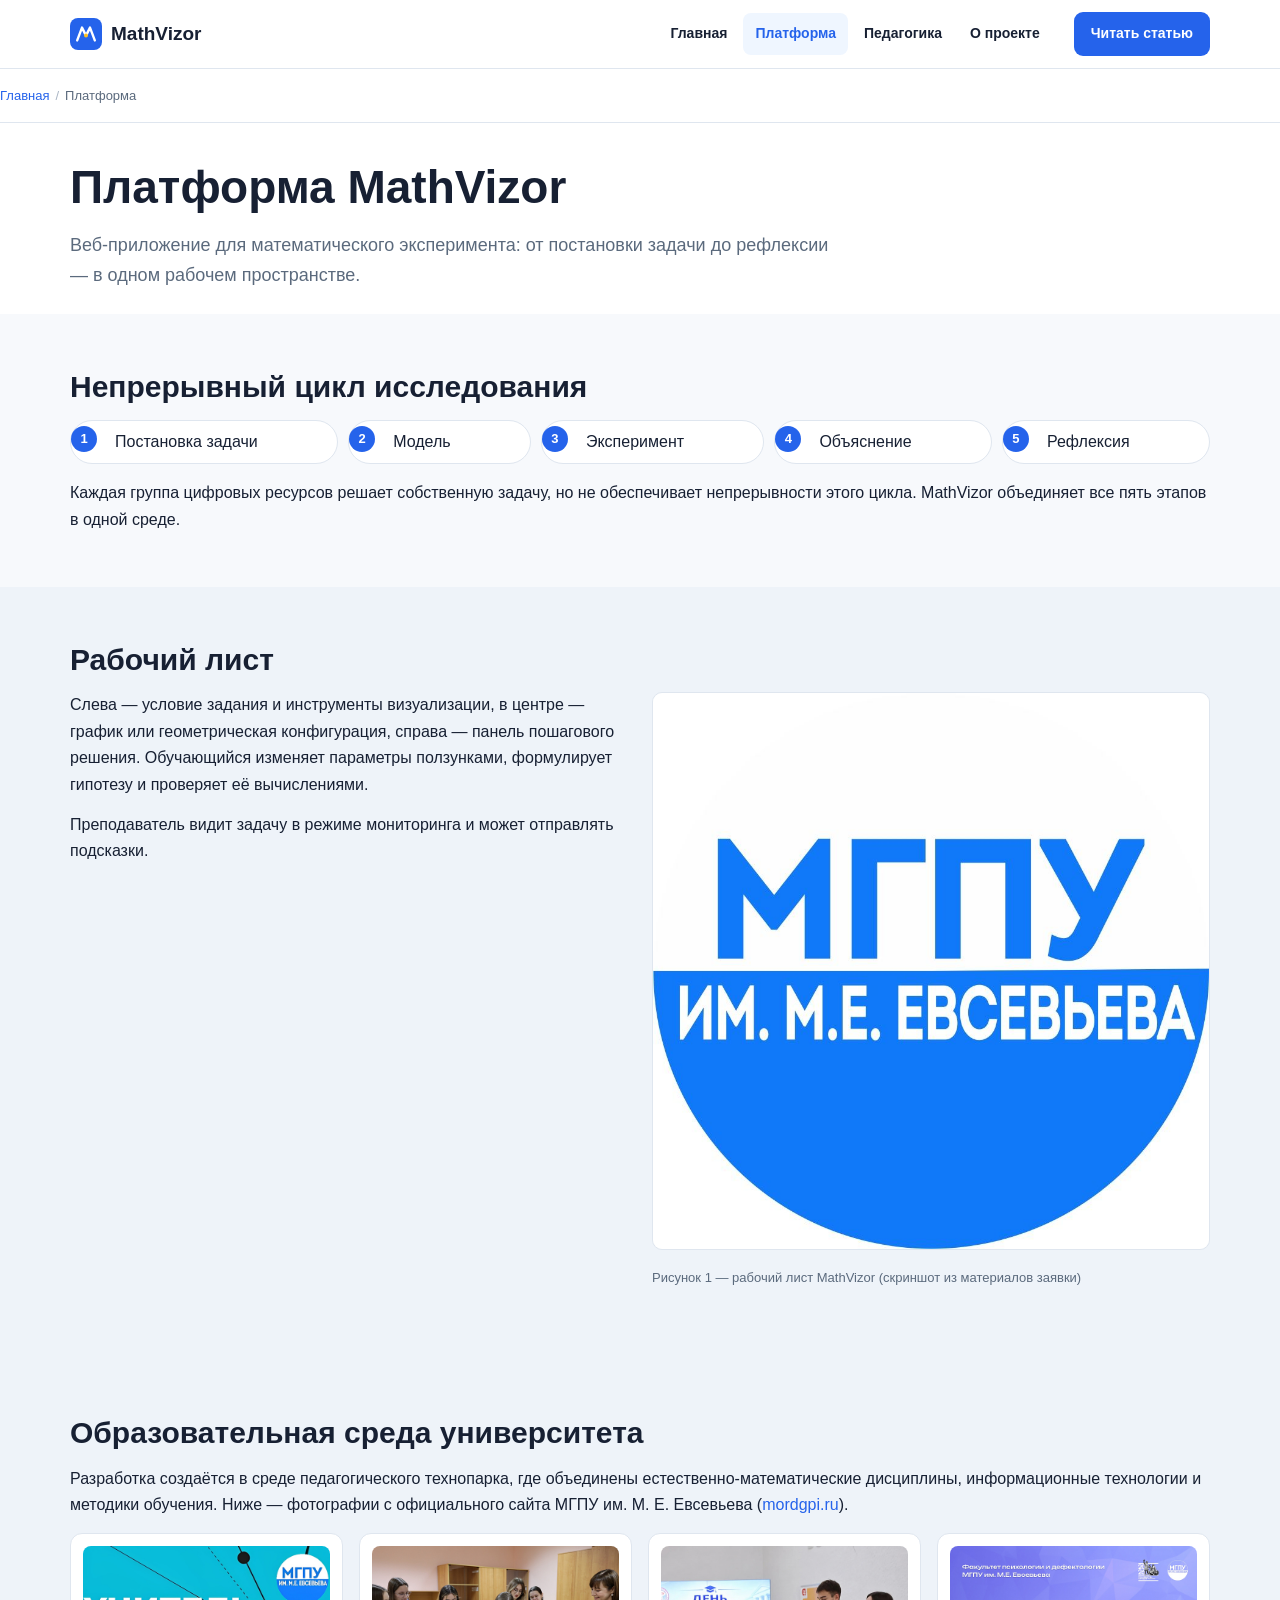
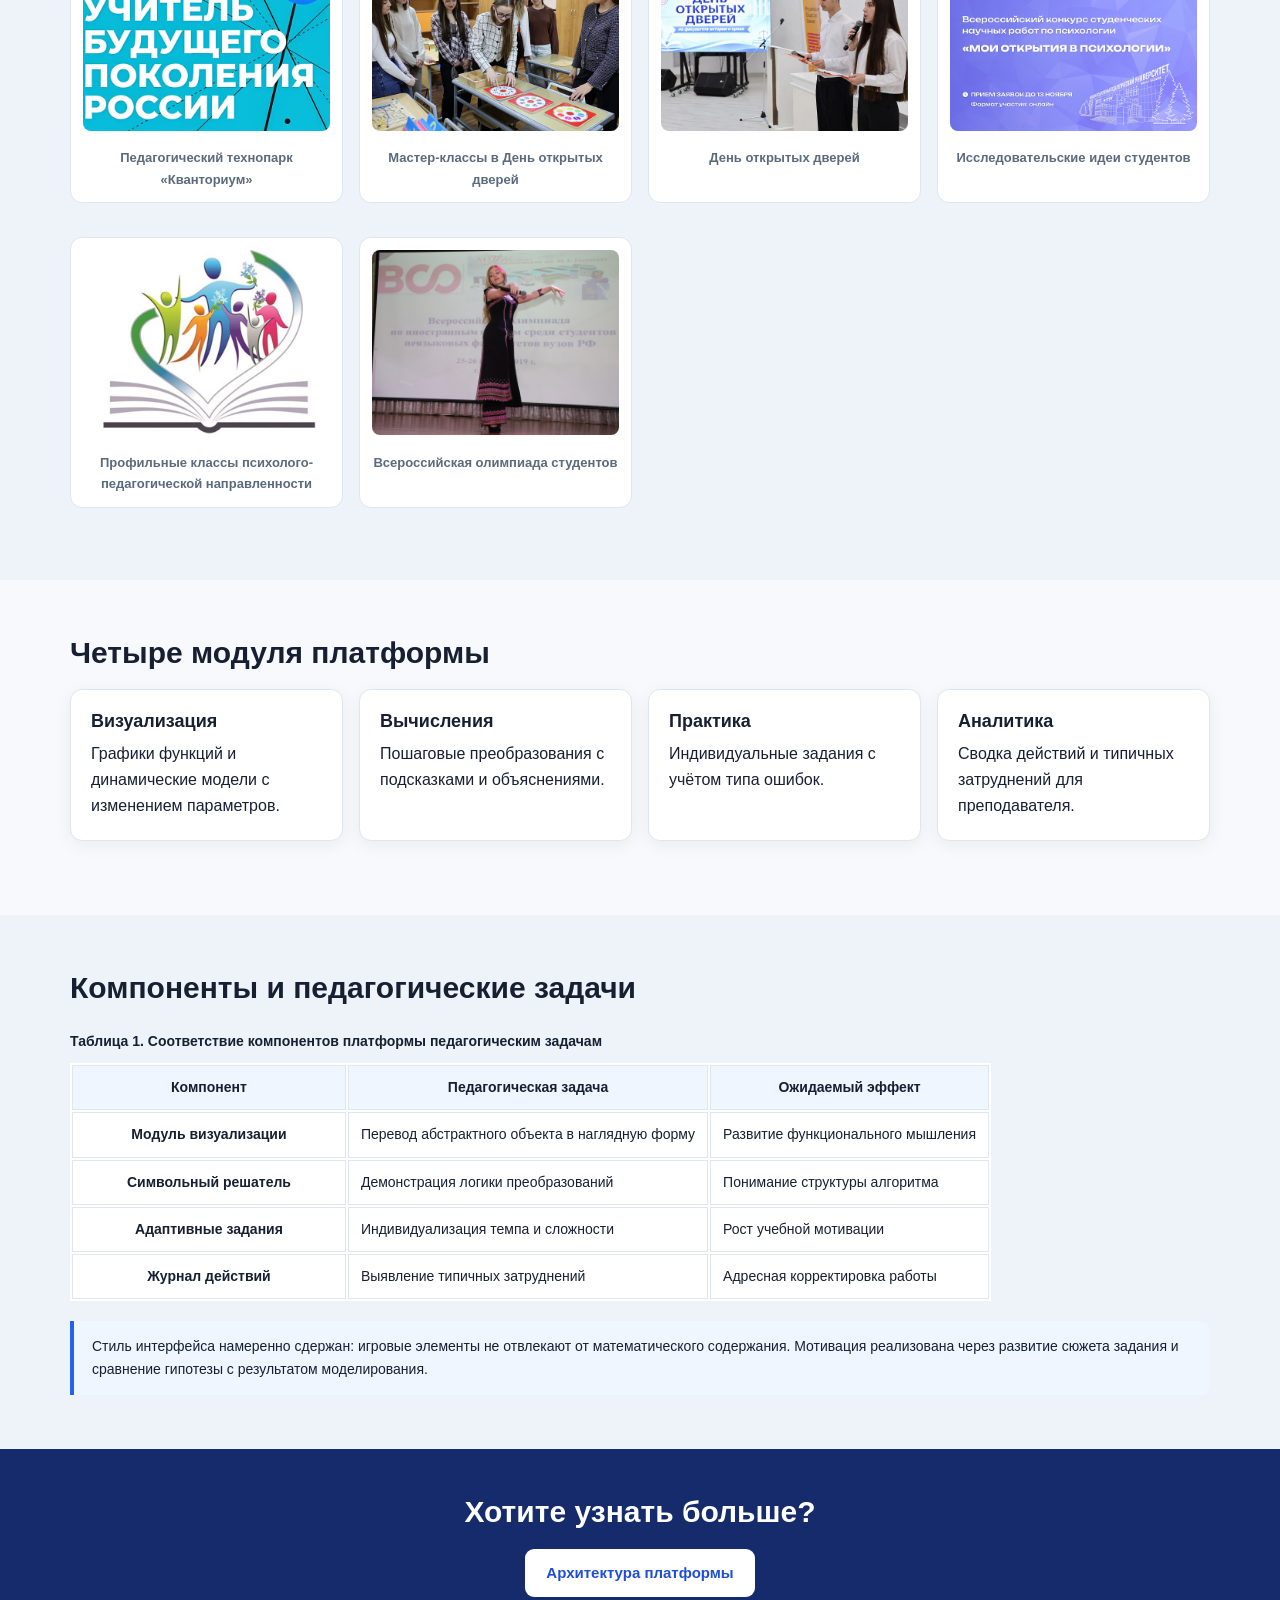
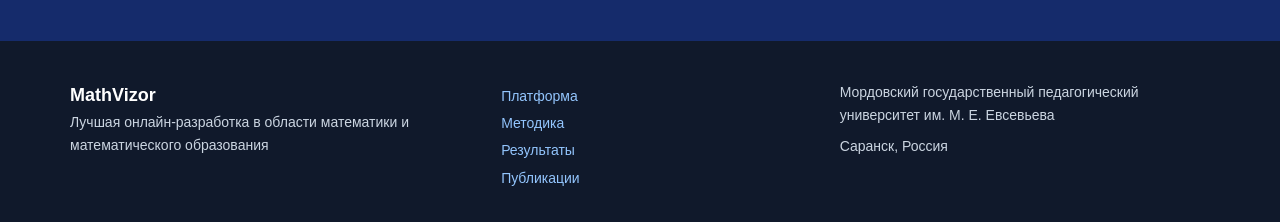
<file: platform.html>
<!doctype html>
<head>
  <meta charset="utf-8">
  <meta name="viewport" content="width=device-width, initial-scale=1">
  <title>Платформа — MathVizor</title>
  <meta name="description" content="Возможности и интерфейс платформы MathVizor: четыре модуля, рабочий лист и таблица соответствия компонентов педагогическим задачам.">
  <meta property="og:title" content="Платформа — MathVizor">
  <meta property="og:description" content="Возможности и интерфейс платформы MathVizor: четыре модуля, рабочий лист и таблица соответствия компонентов педагогическим задачам.">
  <meta property="og:type" content="website">
  <link rel="icon" href="assets/img/favicon.svg" type="image/svg+xml">
  <link rel="stylesheet" href="assets/css/style.css">
</head>
<body>
  <a class="skip-link" href="#main">Перейти к содержимому</a>

  <!-- ================= ШАПКА (дублируется на всех страницах) ================= -->
  <header class="site-header">
    <div class="container header-inner">
      <a class="logo" href="index.html" aria-label="MathVizor — на главную">
        <img src="assets/img/logo.svg" alt="" width="32" height="32">
        <span>MathVizor</span>
      </a>

      <nav class="main-nav" id="main-nav" aria-label="Основная навигация">
        <ul class="nav-list">
          <li><a href="index.html">Главная</a></li>
          <li class="has-submenu">
            <a href="platform.html" class="is-active" aria-current="page">Платформа</a>
            <ul class="submenu">
              <li><a href="platform.html">Возможности и интерфейс</a></li>
              <li><a href="technology.html">Архитектура и технологии</a></li>
              <li><a href="tasks.html">Задания и обратная связь</a></li>
            </ul>
          </li>
          <li class="has-submenu">
            <a href="pedagogy.html">Педагогика</a>
            <ul class="submenu">
              <li><a href="pedagogy.html">Педагогический дизайн</a></li>
              <li><a href="methodology.html">Методика использования</a></li>
              <li><a href="results.html">Результаты апробации</a></li>
            </ul>
          </li>
          <li class="has-submenu">
            <a href="about.html">О проекте</a>
            <ul class="submenu">
              <li><a href="about.html#authors">Авторы</a></li>
              <li><a href="publications.html">Публикации</a></li>
              <li><a href="about.html#contacts">Контакты</a></li>
            </ul>
          </li>
        </ul>
      </nav>

      <a class="btn btn-primary header-cta" href="publications.html">Читать статью</a>
      <button class="nav-toggle" type="button" aria-expanded="false"
              aria-controls="main-nav" aria-label="Открыть меню">
        <span></span><span></span><span></span>
      </button>
    </div>
  </header>


  <main id="main">
<nav class="breadcrumbs" aria-label="Хлебные крошки"><ol><li><a href="index.html">Главная</a></li><li aria-current="page">Платформа</li></ol></nav>

<section class="page-head">
  <div class="container">
    <h1>Платформа MathVizor</h1>
    <p class="lead">Веб-приложение для математического эксперимента: от постановки задачи до рефлексии — в одном рабочем пространстве.</p>
  </div>
</section>

<section class="section" id="cycle">
  <div class="container">
    <h2>Непрерывный цикл исследования</h2>
    <ol class="steps steps-inline">
      <li>Постановка задачи</li><li>Модель</li><li>Эксперимент</li><li>Объяснение</li><li>Рефлексия</li>
    </ol>
    <p>Каждая группа цифровых ресурсов решает собственную задачу, но не обеспечивает непрерывности этого цикла. MathVizor объединяет все пять этапов в одной среде.</p>
  </div>
</section>

<section class="section section-alt" id="workspace">
  <div class="container">
    <h2>Рабочий лист</h2>
    <div class="two-columns">
      <div>
        <p>Слева — условие задания и инструменты визуализации, в центре — график или геометрическая конфигурация, справа — панель пошагового решения. Обучающийся изменяет параметры ползунками, формулирует гипотезу и проверяет её вычислениями.</p>
        <p>Преподаватель видит задачу в режиме мониторинга и может отправлять подсказки.</p>
      </div>
      <figure>
        <img src="assets/img/screenshots/01-workspace.jpg" alt="Скриншот рабочего листа платформы MathVizor">
        <figcaption>Рисунок 1 — рабочий лист MathVizor (скриншот из материалов заявки)</figcaption>
      </figure>
    </div>
  </div>
</section>

<section class="section section-alt" id="interface">
  <div class="container">
    <h2>Образовательная среда университета</h2>
    <p>Разработка создаётся в среде педагогического технопарка, где объединены естественно-математические дисциплины, информационные технологии и методики обучения. Ниже — фотографии с официального сайта МГПУ им. М. Е. Евсевьева (<a href="https://www.mordgpi.ru/" target="_blank" rel="noopener">mordgpi.ru</a>).</p>
    <div class="gallery">
      <figure><img src="assets/img/screenshots/01-kvanatorium.jpg" alt="Педагогический технопарк «Кванториум» МГПУ"><figcaption>Педагогический технопарк «Кванториум»</figcaption></figure>
      <figure><img src="assets/img/screenshots/02-open-day-workshops.jpg" alt="Мастер-классы факультетов в День открытых дверей МГПУ"><figcaption>Мастер-классы в День открытых дверей</figcaption></figure>
      <figure><img src="assets/img/screenshots/03-open-day.jpg" alt="День открытых дверей в МГПУ им. М. Е. Евсевьева"><figcaption>День открытых дверей</figcaption></figure>
      <figure><img src="assets/img/screenshots/04-research-ideas.jpg" alt="Студенческие исследовательские идеи в МГПУ"><figcaption>Исследовательские идеи студентов</figcaption></figure>
      <figure><img src="assets/img/screenshots/05-profile-classes.jpg" alt="Профильные классы психолого-педагогической направленности МГПУ"><figcaption>Профильные классы психолого-педагогической направленности</figcaption></figure>
      <figure><img src="assets/img/screenshots/06-olympiad.jpg" alt="Открытие Всероссийской олимпиады по иностранным языкам в МГПУ"><figcaption>Всероссийская олимпиада студентов</figcaption></figure>
    </div>
  </div>
</section>

<section class="section" id="modules">
  <div class="container">
    <h2>Четыре модуля платформы</h2>
    <ul class="card-grid">
      <li class="card"><h3>Визуализация</h3><p>Графики функций и динамические модели с изменением параметров.</p></li>
      <li class="card"><h3>Вычисления</h3><p>Пошаговые преобразования с подсказками и объяснениями.</p></li>
      <li class="card"><h3>Практика</h3><p>Индивидуальные задания с учётом типа ошибок.</p></li>
      <li class="card"><h3>Аналитика</h3><p>Сводка действий и типичных затруднений для преподавателя.</p></li>
    </ul>
  </div>
</section>

<section class="section section-alt" id="matrix">
  <div class="container">
    <h2>Компоненты и педагогические задачи</h2>
    <figure class="table-block">
      <table class="data-table">
        <caption>Таблица 1. Соответствие компонентов платформы педагогическим задачам</caption>
        <thead><tr><th scope="col">Компонент</th><th scope="col">Педагогическая задача</th><th scope="col">Ожидаемый эффект</th></tr></thead>
        <tbody>
          <tr><th scope="row">Модуль визуализации</th><td>Перевод абстрактного объекта в наглядную форму</td><td>Развитие функционального мышления</td></tr>
          <tr><th scope="row">Символьный решатель</th><td>Демонстрация логики преобразований</td><td>Понимание структуры алгоритма</td></tr>
          <tr><th scope="row">Адаптивные задания</th><td>Индивидуализация темпа и сложности</td><td>Рост учебной мотивации</td></tr>
          <tr><th scope="row">Журнал действий</th><td>Выявление типичных затруднений</td><td>Адресная корректировка работы</td></tr>
        </tbody>
      </table>
    </figure>
    <div class="note">Стиль интерфейса намеренно сдержан: игровые элементы не отвлекают от математического содержания. Мотивация реализована через развитие сюжета задания и сравнение гипотезы с результатом моделирования.</div>
  </div>
</section>

<section class="cta">
  <div class="container"><h2>Хотите узнать больше?</h2><a class="btn btn-light" href="technology.html">Архитектура платформы</a></div>
</section>
  </main>

  <!-- ================= ПОДВАЛ (дублируется на всех страницах) ================= -->
  <footer class="site-footer">
    <div class="container footer-grid">
      <div>
        <strong>MathVizor</strong>
        <p>Лучшая онлайн-разработка в области математики и математического образования</p>
      </div>
      <nav aria-label="Ссылки в подвале">
        <ul>
          <li><a href="platform.html">Платформа</a></li>
          <li><a href="methodology.html">Методика</a></li>
          <li><a href="results.html">Результаты</a></li>
          <li><a href="publications.html">Публикации</a></li>
        </ul>
      </nav>
      <div>
        <p>Мордовский государственный педагогический университет им. М. Е. Евсевьева</p>
        <p>Саранск, Россия</p>
      </div>
    </div>
  </footer>

  <script src="assets/js/main.js" defer></script>
</body>
</html>
</file>
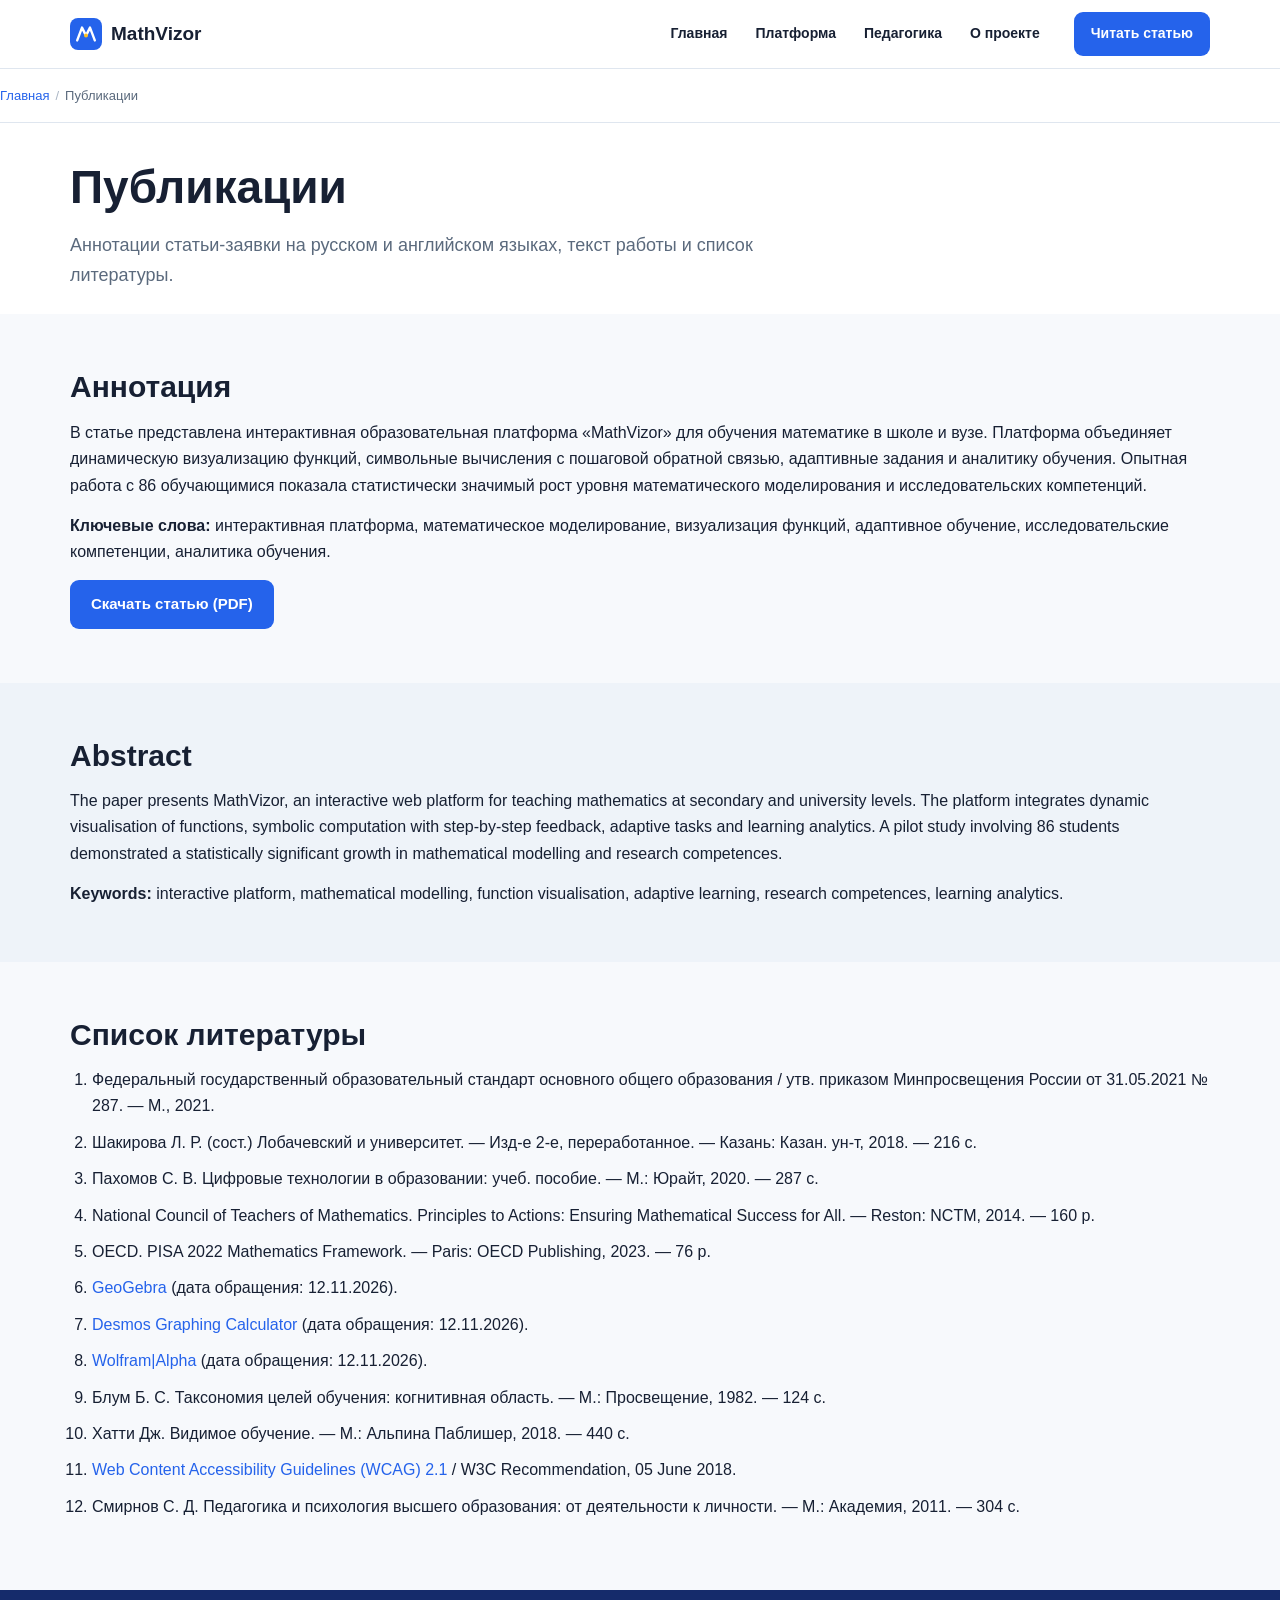
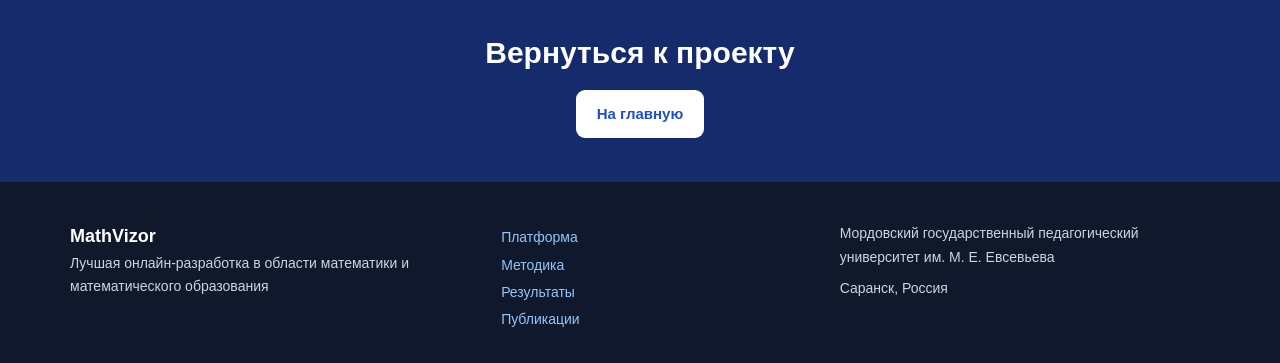
<file: publications.html>
<!doctype html>
<head>
  <meta charset="utf-8">
  <meta name="viewport" content="width=device-width, initial-scale=1">
  <title>Публикации — MathVizor</title>
  <meta name="description" content="Аннотации на русском и английском языках, статья-заявка и список литературы проекта MathVizor.">
  <meta property="og:title" content="Публикации — MathVizor">
  <meta property="og:description" content="Аннотации на русском и английском языках, статья-заявка и список литературы проекта MathVizor.">
  <meta property="og:type" content="website">
  <link rel="icon" href="assets/img/favicon.svg" type="image/svg+xml">
  <link rel="stylesheet" href="assets/css/style.css">
</head>
<body>
  <a class="skip-link" href="#main">Перейти к содержимому</a>

  <!-- ================= ШАПКА (дублируется на всех страницах) ================= -->
  <header class="site-header">
    <div class="container header-inner">
      <a class="logo" href="index.html" aria-label="MathVizor — на главную">
        <img src="assets/img/logo.svg" alt="" width="32" height="32">
        <span>MathVizor</span>
      </a>

      <nav class="main-nav" id="main-nav" aria-label="Основная навигация">
        <ul class="nav-list">
          <li><a href="index.html">Главная</a></li>
          <li class="has-submenu">
            <a href="platform.html">Платформа</a>
            <ul class="submenu">
              <li><a href="platform.html">Возможности и интерфейс</a></li>
              <li><a href="technology.html">Архитектура и технологии</a></li>
              <li><a href="tasks.html">Задания и обратная связь</a></li>
            </ul>
          </li>
          <li class="has-submenu">
            <a href="pedagogy.html">Педагогика</a>
            <ul class="submenu">
              <li><a href="pedagogy.html">Педагогический дизайн</a></li>
              <li><a href="methodology.html">Методика использования</a></li>
              <li><a href="results.html">Результаты апробации</a></li>
            </ul>
          </li>
          <li class="has-submenu">
            <a href="about.html">О проекте</a>
            <ul class="submenu">
              <li><a href="about.html#authors">Авторы</a></li>
              <li><a href="publications.html" class="is-active" aria-current="page">Публикации</a></li>
              <li><a href="about.html#contacts">Контакты</a></li>
            </ul>
          </li>
        </ul>
      </nav>

      <a class="btn btn-primary header-cta" href="publications.html">Читать статью</a>
      <button class="nav-toggle" type="button" aria-expanded="false"
              aria-controls="main-nav" aria-label="Открыть меню">
        <span></span><span></span><span></span>
      </button>
    </div>
  </header>


  <main id="main">
<nav class="breadcrumbs" aria-label="Хлебные крошки"><ol><li><a href="index.html">Главная</a></li><li aria-current="page">Публикации</li></ol></nav>

<section class="page-head">
  <div class="container">
    <h1>Публикации</h1>
    <p class="lead">Аннотации статьи-заявки на русском и английском языках, текст работы и список литературы.</p>
  </div>
</section>

<section class="section" id="ru">
  <div class="container">
    <h2>Аннотация</h2>
    <p>В статье представлена интерактивная образовательная платформа «MathVizor» для обучения математике в школе и вузе. Платформа объединяет динамическую визуализацию функций, символьные вычисления с пошаговой обратной связью, адаптивные задания и аналитику обучения. Опытная работа с 86 обучающимися показала статистически значимый рост уровня математического моделирования и исследовательских компетенций.</p>
    <p><strong>Ключевые слова:</strong> интерактивная платформа, математическое моделирование, визуализация функций, адаптивное обучение, исследовательские компетенции, аналитика обучения.</p>
    <p><a class="btn btn-primary" href="assets/docs/article-ru.pdf" download>Скачать статью (PDF)</a></p>
  </div>
</section>

<section class="section section-alt" id="en">
  <div class="container">
    <h2>Abstract</h2>
    <p>The paper presents MathVizor, an interactive web platform for teaching mathematics at secondary and university levels. The platform integrates dynamic visualisation of functions, symbolic computation with step-by-step feedback, adaptive tasks and learning analytics. A pilot study involving 86 students demonstrated a statistically significant growth in mathematical modelling and research competences.</p>
    <p><strong>Keywords:</strong> interactive platform, mathematical modelling, function visualisation, adaptive learning, research competences, learning analytics.</p>
  </div>
</section>

<section class="section" id="references">
  <div class="container">
    <h2>Список литературы</h2>
    <ol class="pub-list">
      <li>Федеральный государственный образовательный стандарт основного общего образования / утв. приказом Минпросвещения России от 31.05.2021 № 287. — М., 2021.</li>
      <li>Шакирова Л. Р. (сост.) Лобачевский и университет. — Изд-е 2-е, переработанное. — Казань: Казан. ун-т, 2018. — 216 с.</li>
      <li>Пахомов С. В. Цифровые технологии в образовании: учеб. пособие. — М.: Юрайт, 2020. — 287 с.</li>
      <li>National Council of Teachers of Mathematics. Principles to Actions: Ensuring Mathematical Success for All. — Reston: NCTM, 2014. — 160 p.</li>
      <li>OECD. PISA 2022 Mathematics Framework. — Paris: OECD Publishing, 2023. — 76 p.</li>
      <li><a href="https://www.geogebra.org" target="_blank" rel="noopener">GeoGebra</a> (дата обращения: 12.11.2026).</li>
      <li><a href="https://www.desmos.com/calculator" target="_blank" rel="noopener">Desmos Graphing Calculator</a> (дата обращения: 12.11.2026).</li>
      <li><a href="https://www.wolframalpha.com" target="_blank" rel="noopener">Wolfram|Alpha</a> (дата обращения: 12.11.2026).</li>
      <li>Блум Б. С. Таксономия целей обучения: когнитивная область. — М.: Просвещение, 1982. — 124 с.</li>
      <li>Хатти Дж. Видимое обучение. — М.: Альпина Паблишер, 2018. — 440 с.</li>
      <li><a href="https://www.w3.org/TR/WCAG21/" target="_blank" rel="noopener">Web Content Accessibility Guidelines (WCAG) 2.1</a> / W3C Recommendation, 05 June 2018.</li>
      <li>Смирнов С. Д. Педагогика и психология высшего образования: от деятельности к личности. — М.: Академия, 2011. — 304 с.</li>
    </ol>
  </div>
</section>

<section class="cta">
  <div class="container"><h2>Вернуться к проекту</h2><a class="btn btn-light" href="index.html">На главную</a></div>
</section>
  </main>

  <!-- ================= ПОДВАЛ (дублируется на всех страницах) ================= -->
  <footer class="site-footer">
    <div class="container footer-grid">
      <div>
        <strong>MathVizor</strong>
        <p>Лучшая онлайн-разработка в области математики и математического образования</p>
      </div>
      <nav aria-label="Ссылки в подвале">
        <ul>
          <li><a href="platform.html">Платформа</a></li>
          <li><a href="methodology.html">Методика</a></li>
          <li><a href="results.html">Результаты</a></li>
          <li><a href="publications.html">Публикации</a></li>
        </ul>
      </nav>
      <div>
        <p>Мордовский государственный педагогический университет им. М. Е. Евсевьева</p>
        <p>Саранск, Россия</p>
      </div>
    </div>
  </footer>

  <script src="assets/js/main.js" defer></script>
</body>
</html>
</file>
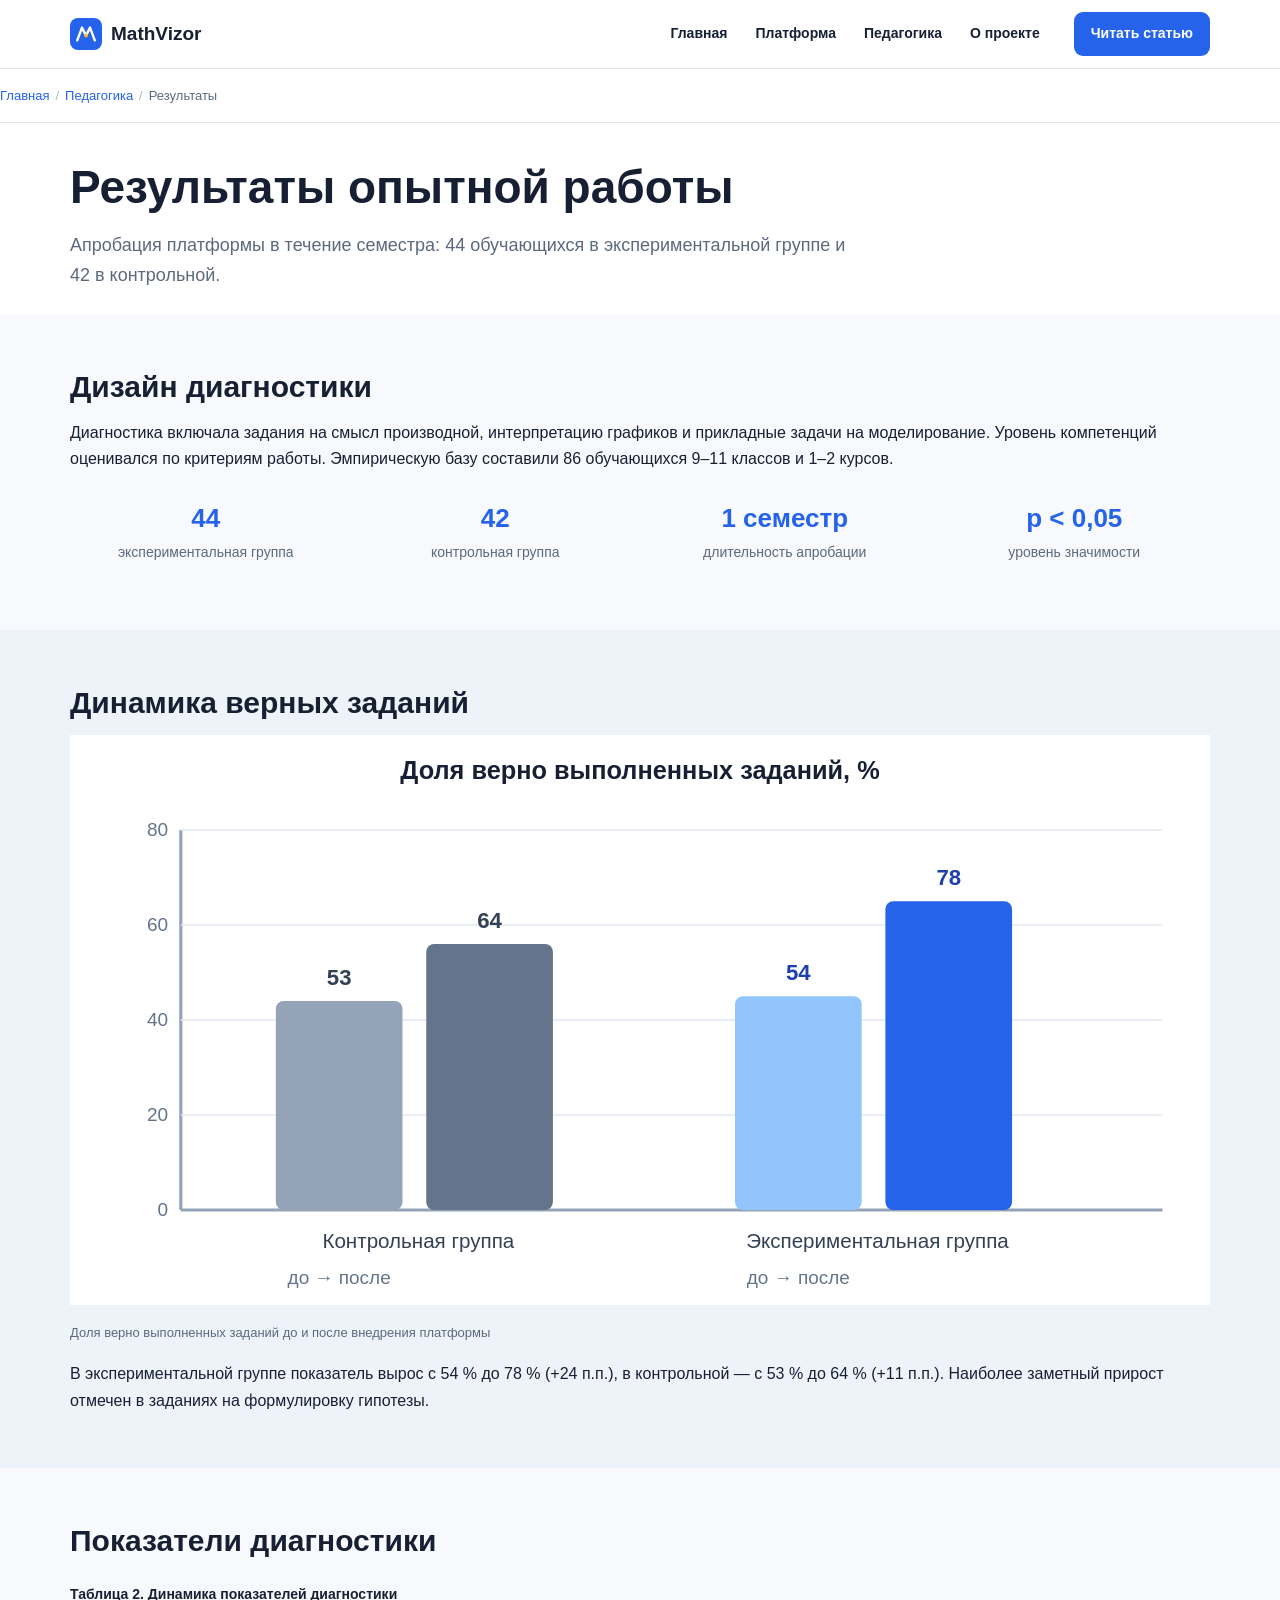
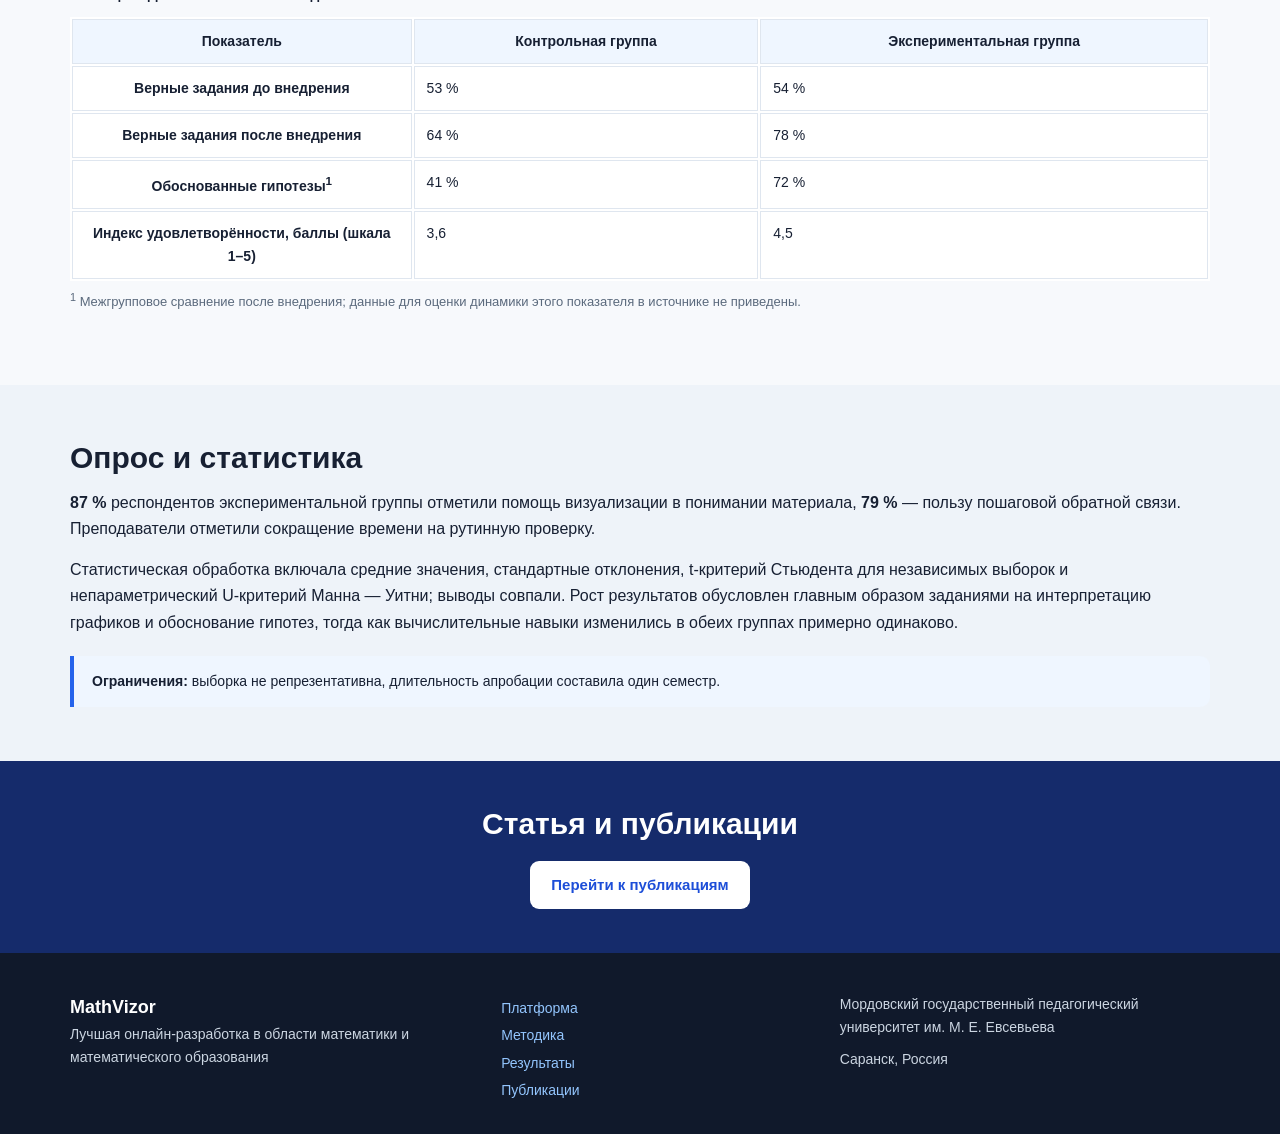
<file: results.html>
<!doctype html>
<head>
  <meta charset="utf-8">
  <meta name="viewport" content="width=device-width, initial-scale=1">
  <title>Результаты апробации — MathVizor</title>
  <meta name="description" content="Результаты опытной работы платформы MathVizor: 86 обучающихся, рост верных заданий с 54 до 78 процентов, таблица показателей.">
  <meta property="og:title" content="Результаты апробации — MathVizor">
  <meta property="og:description" content="Результаты опытной работы платформы MathVizor: 86 обучающихся, рост верных заданий с 54 до 78 процентов, таблица показателей.">
  <meta property="og:type" content="website">
  <link rel="icon" href="assets/img/favicon.svg" type="image/svg+xml">
  <link rel="stylesheet" href="assets/css/style.css">
</head>
<body>
  <a class="skip-link" href="#main">Перейти к содержимому</a>

  <!-- ================= ШАПКА (дублируется на всех страницах) ================= -->
  <header class="site-header">
    <div class="container header-inner">
      <a class="logo" href="index.html" aria-label="MathVizor — на главную">
        <img src="assets/img/logo.svg" alt="" width="32" height="32">
        <span>MathVizor</span>
      </a>

      <nav class="main-nav" id="main-nav" aria-label="Основная навигация">
        <ul class="nav-list">
          <li><a href="index.html">Главная</a></li>
          <li class="has-submenu">
            <a href="platform.html">Платформа</a>
            <ul class="submenu">
              <li><a href="platform.html">Возможности и интерфейс</a></li>
              <li><a href="technology.html">Архитектура и технологии</a></li>
              <li><a href="tasks.html">Задания и обратная связь</a></li>
            </ul>
          </li>
          <li class="has-submenu">
            <a href="pedagogy.html">Педагогика</a>
            <ul class="submenu">
              <li><a href="pedagogy.html">Педагогический дизайн</a></li>
              <li><a href="methodology.html">Методика использования</a></li>
              <li><a href="results.html" class="is-active" aria-current="page">Результаты апробации</a></li>
            </ul>
          </li>
          <li class="has-submenu">
            <a href="about.html">О проекте</a>
            <ul class="submenu">
              <li><a href="about.html#authors">Авторы</a></li>
              <li><a href="publications.html">Публикации</a></li>
              <li><a href="about.html#contacts">Контакты</a></li>
            </ul>
          </li>
        </ul>
      </nav>

      <a class="btn btn-primary header-cta" href="publications.html">Читать статью</a>
      <button class="nav-toggle" type="button" aria-expanded="false"
              aria-controls="main-nav" aria-label="Открыть меню">
        <span></span><span></span><span></span>
      </button>
    </div>
  </header>


  <main id="main">
<nav class="breadcrumbs" aria-label="Хлебные крошки"><ol><li><a href="index.html">Главная</a></li><li><a href="pedagogy.html">Педагогика</a></li><li aria-current="page">Результаты</li></ol></nav>

<section class="page-head">
  <div class="container">
    <h1>Результаты опытной работы</h1>
    <p class="lead">Апробация платформы в течение семестра: 44 обучающихся в экспериментальной группе и 42 в контрольной.</p>
  </div>
</section>

<section class="section" id="design">
  <div class="container">
    <h2>Дизайн диагностики</h2>
    <p>Диагностика включала задания на смысл производной, интерпретацию графиков и прикладные задачи на моделирование. Уровень компетенций оценивался по критериям работы. Эмпирическую базу составили 86 обучающихся 9–11 классов и 1–2 курсов.</p>
    <ul class="stats-grid compact">
      <li><strong>44</strong><span>экспериментальная группа</span></li>
      <li><strong>42</strong><span>контрольная группа</span></li>
      <li><strong>1 семестр</strong><span>длительность апробации</span></li>
      <li><strong>p &lt; 0,05</strong><span>уровень значимости</span></li>
    </ul>
  </div>
</section>

<section class="section section-alt" id="dynamics">
  <div class="container">
    <h2>Динамика верных заданий</h2>
    <figure>
      <img src="assets/img/results-chart.svg" alt="Доля верных заданий: в экспериментальной группе с 54 до 78 процентов, в контрольной — с 53 до 64 процентов">
      <figcaption>Доля верно выполненных заданий до и после внедрения платформы</figcaption>
    </figure>
    <p>В экспериментальной группе показатель вырос с 54 % до 78 % (+24 п.п.), в контрольной — с 53 % до 64 % (+11 п.п.). Наиболее заметный прирост отмечен в заданиях на формулировку гипотезы.</p>
  </div>
</section>

<section class="section" id="table">
  <div class="container">
    <h2>Показатели диагностики</h2>
    <figure class="table-block">
      <table class="data-table">
        <caption>Таблица 2. Динамика показателей диагностики</caption>
        <thead><tr><th scope="col">Показатель</th><th scope="col">Контрольная группа</th><th scope="col">Экспериментальная группа</th></tr></thead>
        <tbody>
          <tr><th scope="row">Верные задания до внедрения</th><td>53 %</td><td>54 %</td></tr>
          <tr><th scope="row">Верные задания после внедрения</th><td>64 %</td><td>78 %</td></tr>
          <tr><th scope="row">Обоснованные гипотезы<sup>1</sup></th><td>41 %</td><td>72 %</td></tr>
          <tr><th scope="row">Индекс удовлетворённости, баллы (шкала 1–5)</th><td>3,6</td><td>4,5</td></tr>
        </tbody>
      </table>
      <figcaption><sup>1</sup> Межгрупповое сравнение после внедрения; данные для оценки динамики этого показателя в источнике не приведены.</figcaption>
    </figure>
  </div>
</section>

<section class="section section-alt" id="survey">
  <div class="container">
    <h2>Опрос и статистика</h2>
    <p><strong>87 %</strong> респондентов экспериментальной группы отметили помощь визуализации в понимании материала, <strong>79 %</strong> — пользу пошаговой обратной связи. Преподаватели отметили сокращение времени на рутинную проверку.</p>
    <p>Статистическая обработка включала средние значения, стандартные отклонения, t-критерий Стьюдента для независимых выборок и непараметрический U-критерий Манна — Уитни; выводы совпали. Рост результатов обусловлен главным образом заданиями на интерпретацию графиков и обоснование гипотез, тогда как вычислительные навыки изменились в обеих группах примерно одинаково.</p>
    <div class="note"><strong>Ограничения:</strong> выборка не репрезентативна, длительность апробации составила один семестр.</div>
  </div>
</section>

<section class="cta">
  <div class="container"><h2>Статья и публикации</h2><a class="btn btn-light" href="publications.html">Перейти к публикациям</a></div>
</section>
  </main>

  <!-- ================= ПОДВАЛ (дублируется на всех страницах) ================= -->
  <footer class="site-footer">
    <div class="container footer-grid">
      <div>
        <strong>MathVizor</strong>
        <p>Лучшая онлайн-разработка в области математики и математического образования</p>
      </div>
      <nav aria-label="Ссылки в подвале">
        <ul>
          <li><a href="platform.html">Платформа</a></li>
          <li><a href="methodology.html">Методика</a></li>
          <li><a href="results.html">Результаты</a></li>
          <li><a href="publications.html">Публикации</a></li>
        </ul>
      </nav>
      <div>
        <p>Мордовский государственный педагогический университет им. М. Е. Евсевьева</p>
        <p>Саранск, Россия</p>
      </div>
    </div>
  </footer>

  <script src="assets/js/main.js" defer></script>
</body>
</html>
</file>
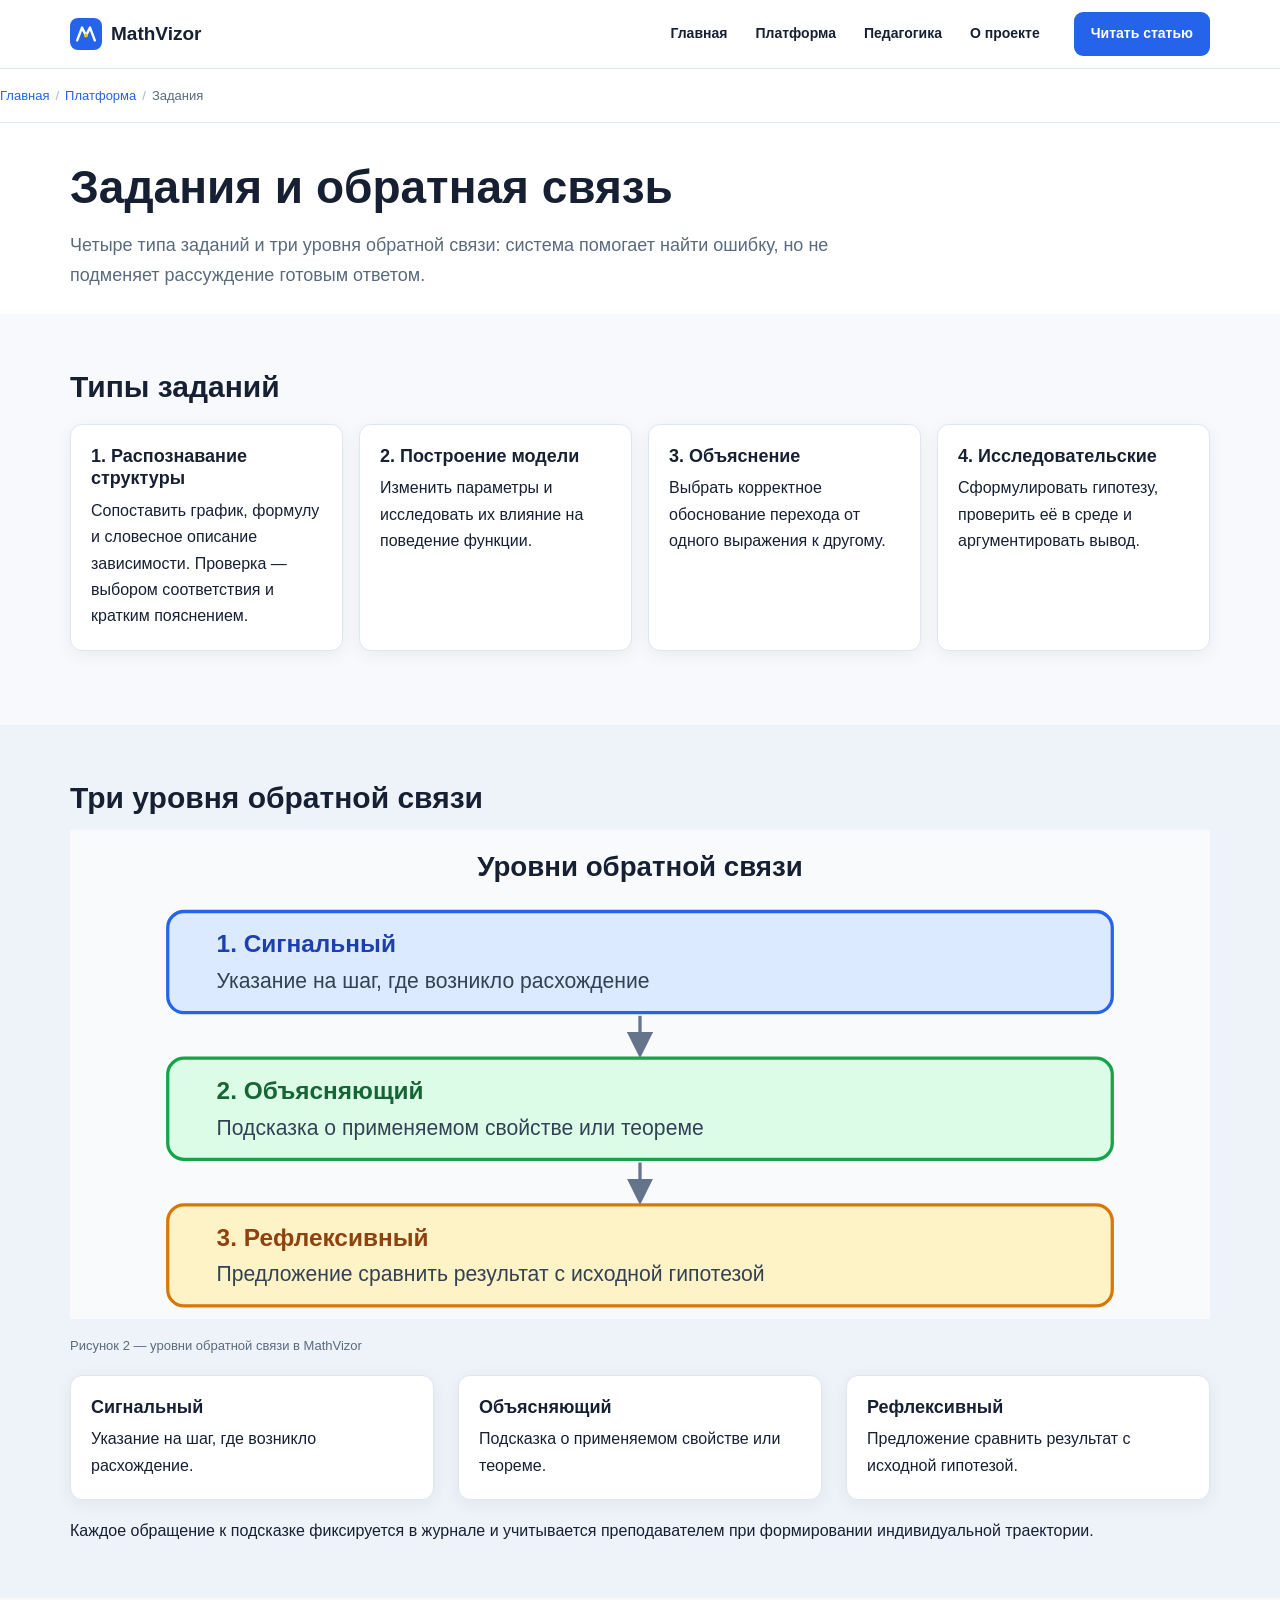
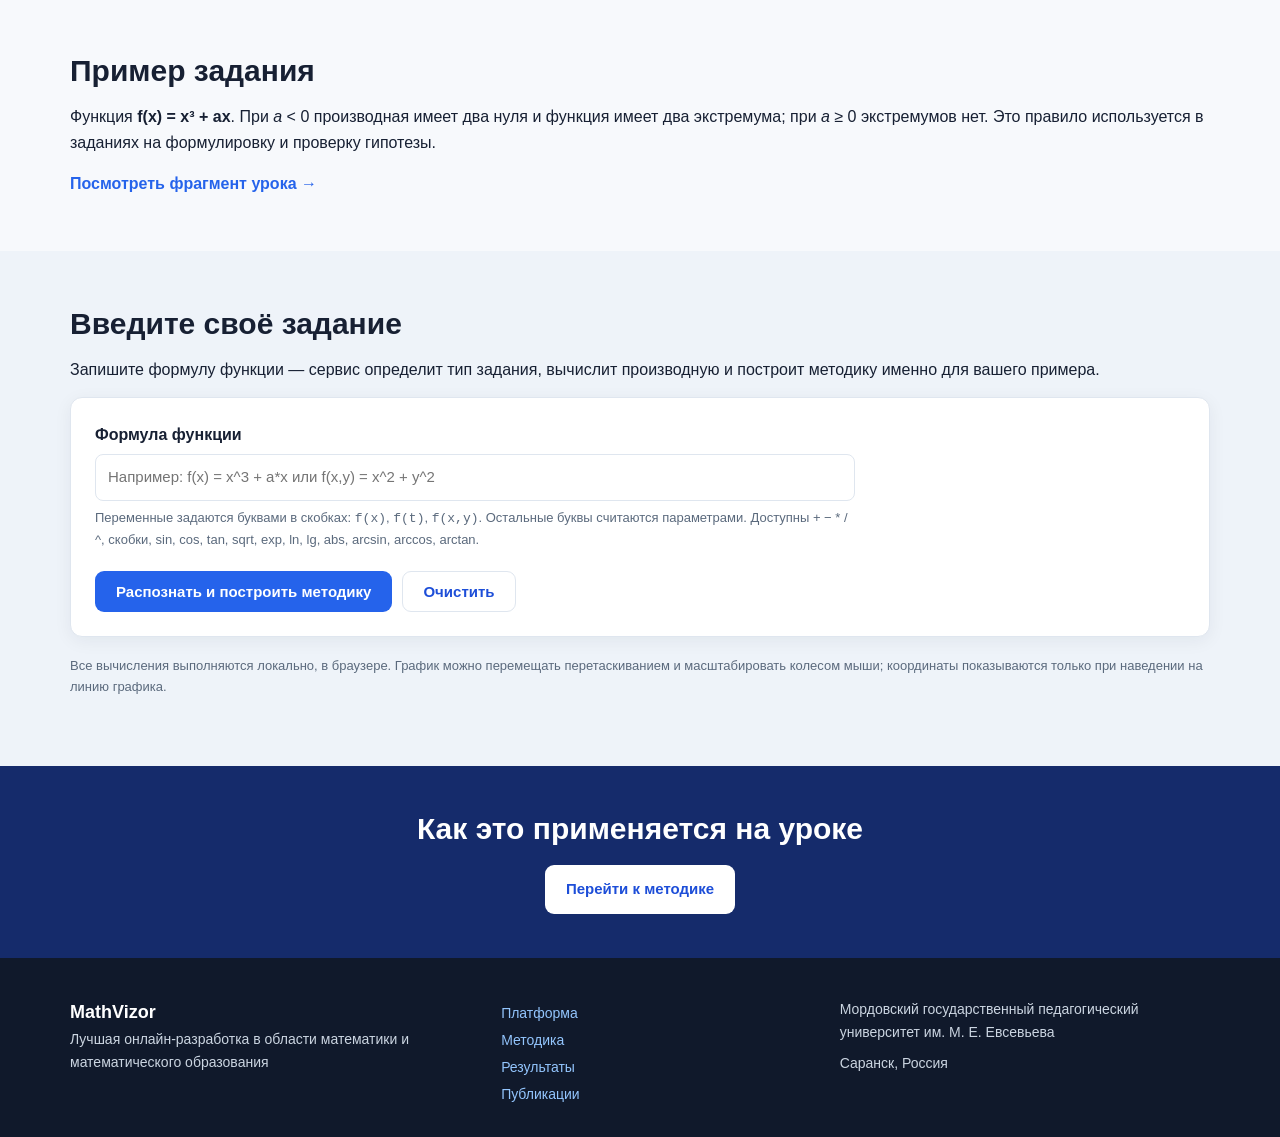
<file: tasks.html>
<!doctype html>
<head>
  <meta charset="utf-8">
  <meta name="viewport" content="width=device-width, initial-scale=1">
  <title>Задания и обратная связь — MathVizor</title>
  <meta name="description" content="Четыре типа заданий, три уровня обратной связи и форма ввода формулы функции: распознавание типа, производная, интерактивный график и методика под конкретный пример.">
  <meta property="og:title" content="Задания и обратная связь — MathVizor">
  <meta property="og:description" content="Четыре типа заданий, три уровня обратной связи и форма ввода формулы функции: распознавание типа, производная, интерактивный график и методика под конкретный пример.">
  <meta property="og:type" content="website">
  <link rel="icon" href="assets/img/favicon.svg" type="image/svg+xml">
  <link rel="stylesheet" href="assets/css/style.css">
</head>
<body>
  <a class="skip-link" href="#main">Перейти к содержимому</a>

  <!-- ================= ШАПКА (дублируется на всех страницах) ================= -->
  <header class="site-header">
    <div class="container header-inner">
      <a class="logo" href="index.html" aria-label="MathVizor — на главную">
        <img src="assets/img/logo.svg" alt="" width="32" height="32">
        <span>MathVizor</span>
      </a>

      <nav class="main-nav" id="main-nav" aria-label="Основная навигация">
        <ul class="nav-list">
          <li><a href="index.html">Главная</a></li>
          <li class="has-submenu">
            <a href="platform.html">Платформа</a>
            <ul class="submenu">
              <li><a href="platform.html">Возможности и интерфейс</a></li>
              <li><a href="technology.html">Архитектура и технологии</a></li>
              <li><a href="tasks.html" class="is-active" aria-current="page">Задания и обратная связь</a></li>
            </ul>
          </li>
          <li class="has-submenu">
            <a href="pedagogy.html">Педагогика</a>
            <ul class="submenu">
              <li><a href="pedagogy.html">Педагогический дизайн</a></li>
              <li><a href="methodology.html">Методика использования</a></li>
              <li><a href="results.html">Результаты апробации</a></li>
            </ul>
          </li>
          <li class="has-submenu">
            <a href="about.html">О проекте</a>
            <ul class="submenu">
              <li><a href="about.html#authors">Авторы</a></li>
              <li><a href="publications.html">Публикации</a></li>
              <li><a href="about.html#contacts">Контакты</a></li>
            </ul>
          </li>
        </ul>
      </nav>

      <a class="btn btn-primary header-cta" href="publications.html">Читать статью</a>
      <button class="nav-toggle" type="button" aria-expanded="false"
              aria-controls="main-nav" aria-label="Открыть меню">
        <span></span><span></span><span></span>
      </button>
    </div>
  </header>


  <main id="main">
<nav class="breadcrumbs" aria-label="Хлебные крошки"><ol><li><a href="index.html">Главная</a></li><li><a href="platform.html">Платформа</a></li><li aria-current="page">Задания</li></ol></nav>

<section class="page-head">
  <div class="container">
    <h1>Задания и обратная связь</h1>
    <p class="lead">Четыре типа заданий и три уровня обратной связи: система помогает найти ошибку, но не подменяет рассуждение готовым ответом.</p>
  </div>
</section>

<section class="section" id="types">
  <div class="container">
    <h2>Типы заданий</h2>
    <ul class="card-grid">
      <li class="card"><h3>1. Распознавание структуры</h3><p>Сопоставить график, формулу и словесное описание зависимости. Проверка — выбором соответствия и кратким пояснением.</p></li>
      <li class="card"><h3>2. Построение модели</h3><p>Изменить параметры и исследовать их влияние на поведение функции.</p></li>
      <li class="card"><h3>3. Объяснение</h3><p>Выбрать корректное обоснование перехода от одного выражения к другому.</p></li>
      <li class="card"><h3>4. Исследовательские</h3><p>Сформулировать гипотезу, проверить её в среде и аргументировать вывод.</p></li>
    </ul>
  </div>
</section>

<section class="section section-alt" id="feedback">
  <div class="container">
    <h2>Три уровня обратной связи</h2>
    <figure>
      <img src="assets/img/feedback-levels.svg" alt="Схема из трёх уровней: сигнальный, объясняющий, рефлексивный">
      <figcaption>Рисунок 2 — уровни обратной связи в MathVizor</figcaption>
    </figure>
    <div class="two-columns">
      <article class="card"><h3>Сигнальный</h3><p>Указание на шаг, где возникло расхождение.</p></article>
      <article class="card"><h3>Объясняющий</h3><p>Подсказка о применяемом свойстве или теореме.</p></article>
      <article class="card"><h3>Рефлексивный</h3><p>Предложение сравнить результат с исходной гипотезой.</p></article>
    </div>
    <p class="mt">Каждое обращение к подсказке фиксируется в журнале и учитывается преподавателем при формировании индивидуальной траектории.</p>
  </div>
</section>

<section class="section" id="example">
  <div class="container">
    <h2>Пример задания</h2>
    <p>Функция <strong>f(x) = x³ + ax</strong>. При <em>a</em> &lt; 0 производная имеет два нуля и функция имеет два экстремума; при <em>a</em> ≥ 0 экстремумов нет. Это правило используется в заданиях на формулировку и проверку гипотезы.</p>
    <p><a class="text-link" href="methodology.html">Посмотреть фрагмент урока →</a></p>
  </div>
</section>

<section class="section section-alt" id="recognizer">
  <div class="container">
    <h2>Введите своё задание</h2>
    <p>Запишите формулу функции — сервис определит тип задания, вычислит производную и построит методику именно для вашего примера.</p>
    <form id="task-form" class="task-form" novalidate autocomplete="off">
      <div class="form-field form-field-wide">
        <label for="task-formula">Формула функции</label>
        <input type="text" id="task-formula" name="formula" placeholder="Например: f(x) = x^3 + a*x или f(x,y) = x^2 + y^2" autocomplete="off">
        <p class="field-hint">Переменные задаются буквами в скобках: <code>f(x)</code>, <code>f(t)</code>, <code>f(x,y)</code>. Остальные буквы считаются параметрами. Доступны + − * / ^, скобки, sin, cos, tan, sqrt, exp, ln, lg, abs, arcsin, arccos, arctan.</p>
      </div>
      <div class="form-actions">
        <button class="btn btn-primary" type="submit">Распознать и построить методику</button>
        <button class="btn btn-light" type="reset">Очистить</button>
      </div>
    </form>
    <p class="small mt">Все вычисления выполняются локально, в браузере. График можно перемещать перетаскиванием и масштабировать колесом мыши; координаты показываются только при наведении на линию графика.</p>
    <div id="task-result" class="task-result" hidden aria-live="polite"></div>
  </div>
</section>

<section class="cta">
  <div class="container"><h2>Как это применяется на уроке</h2><a class="btn btn-light" href="methodology.html">Перейти к методике</a></div>
</section>
  </main>

  <!-- ================= ПОДВАЛ (дублируется на всех страницах) ================= -->
  <footer class="site-footer">
    <div class="container footer-grid">
      <div>
        <strong>MathVizor</strong>
        <p>Лучшая онлайн-разработка в области математики и математического образования</p>
      </div>
      <nav aria-label="Ссылки в подвале">
        <ul>
          <li><a href="platform.html">Платформа</a></li>
          <li><a href="methodology.html">Методика</a></li>
          <li><a href="results.html">Результаты</a></li>
          <li><a href="publications.html">Публикации</a></li>
        </ul>
      </nav>
      <div>
        <p>Мордовский государственный педагогический университет им. М. Е. Евсевьева</p>
        <p>Саранск, Россия</p>
      </div>
    </div>
  </footer>

  <script src="assets/js/main.js" defer></script>
</body>
</html>
</file>
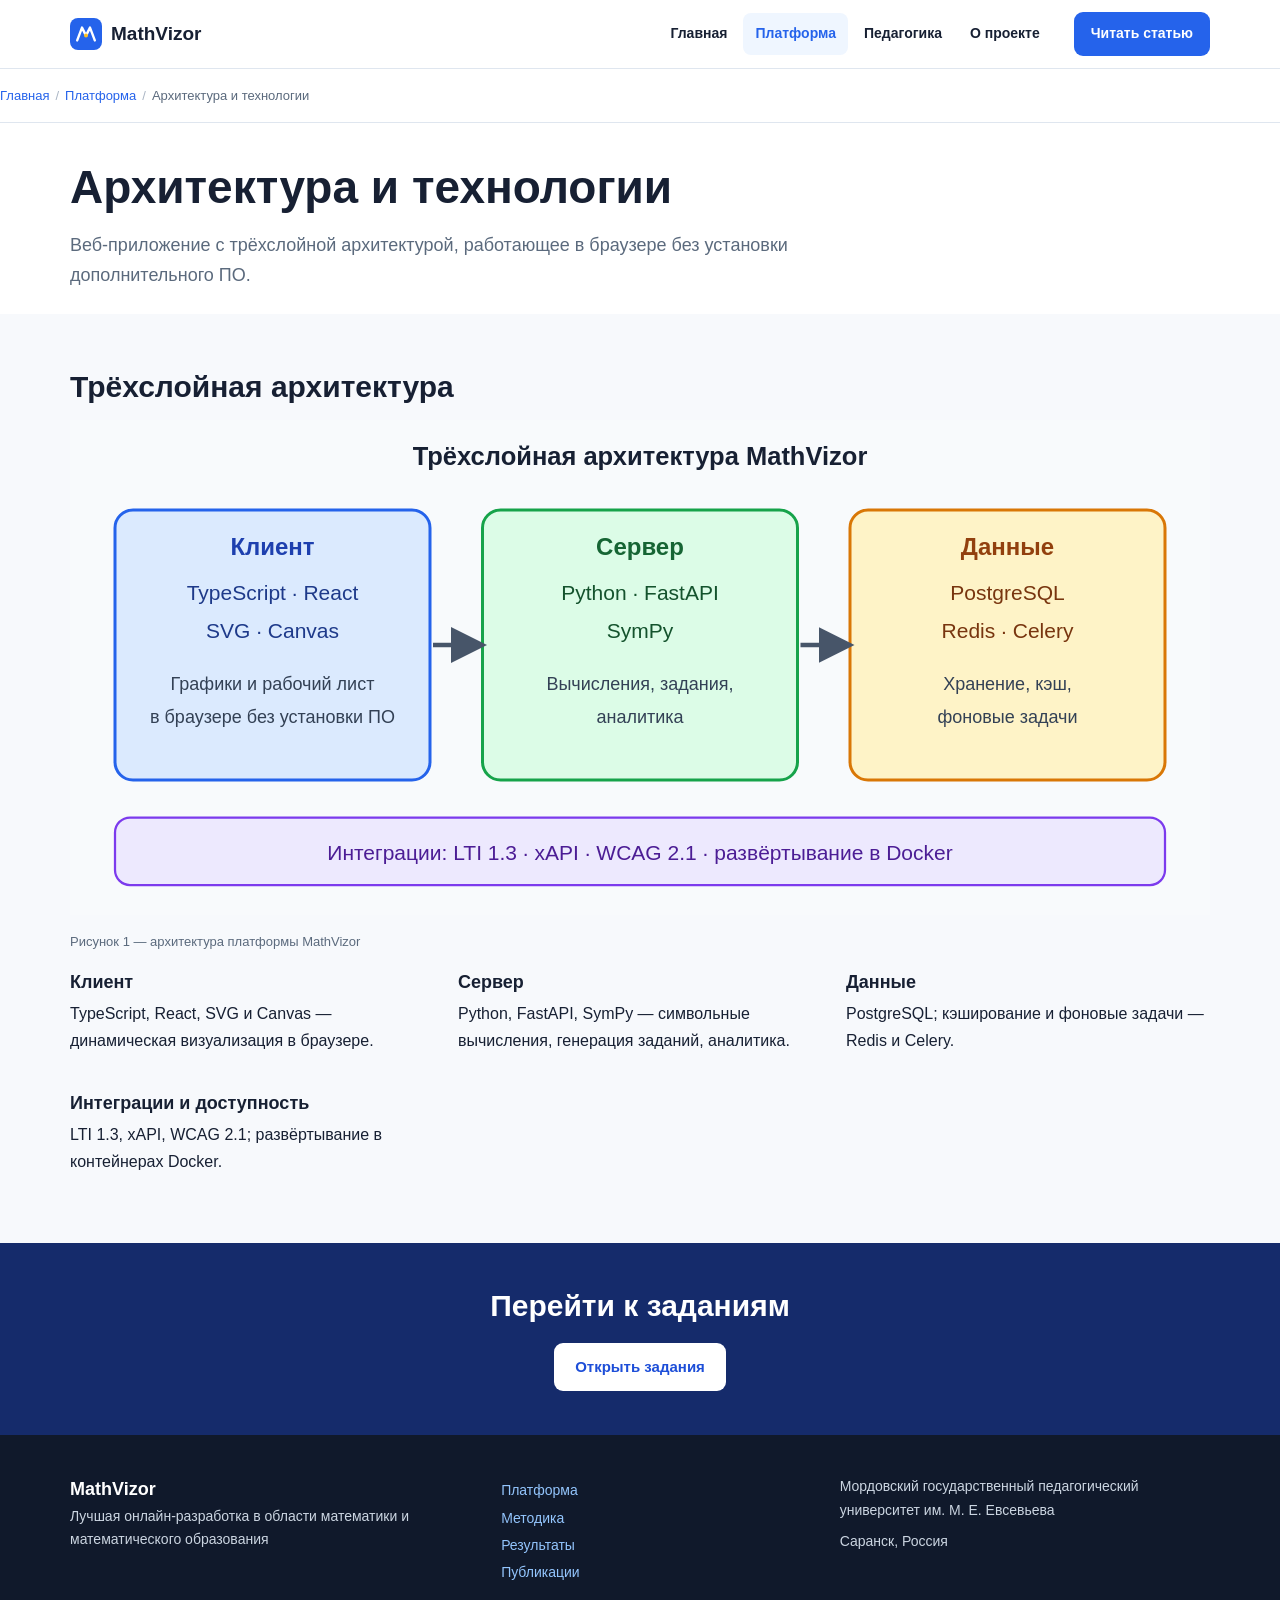
<file: technology.html>
<!doctype html>
<head>
  <meta charset="utf-8">
  <meta name="viewport" content="width=device-width, initial-scale=1">
  <title>Архитектура и технологии — MathVizor</title>
  <meta name="description" content="Трёхслойная архитектура платформы MathVizor: TypeScript, React, Python, FastAPI, SymPy, PostgreSQL, LTI 1.3 и xAPI.">
  <meta property="og:title" content="Архитектура и технологии — MathVizor">
  <meta property="og:description" content="Трёхслойная архитектура платформы MathVizor: TypeScript, React, Python, FastAPI, SymPy, PostgreSQL, LTI 1.3 и xAPI.">
  <meta property="og:type" content="website">
  <link rel="icon" href="assets/img/favicon.svg" type="image/svg+xml">
  <link rel="stylesheet" href="assets/css/style.css">
</head>
<body>
  <a class="skip-link" href="#main">Перейти к содержимому</a>

  <!-- ================= ШАПКА (дублируется на всех страницах) ================= -->
  <header class="site-header">
    <div class="container header-inner">
      <a class="logo" href="index.html" aria-label="MathVizor — на главную">
        <img src="assets/img/logo.svg" alt="" width="32" height="32">
        <span>MathVizor</span>
      </a>

      <nav class="main-nav" id="main-nav" aria-label="Основная навигация">
        <ul class="nav-list">
          <li><a href="index.html">Главная</a></li>
          <li class="has-submenu">
            <a href="platform.html" class="is-active" aria-current="page">Платформа</a>
            <ul class="submenu">
              <li><a href="platform.html">Возможности и интерфейс</a></li>
              <li><a href="technology.html">Архитектура и технологии</a></li>
              <li><a href="tasks.html">Задания и обратная связь</a></li>
            </ul>
          </li>
          <li class="has-submenu">
            <a href="pedagogy.html">Педагогика</a>
            <ul class="submenu">
              <li><a href="pedagogy.html">Педагогический дизайн</a></li>
              <li><a href="methodology.html">Методика использования</a></li>
              <li><a href="results.html">Результаты апробации</a></li>
            </ul>
          </li>
          <li class="has-submenu">
            <a href="about.html">О проекте</a>
            <ul class="submenu">
              <li><a href="about.html#authors">Авторы</a></li>
              <li><a href="publications.html">Публикации</a></li>
              <li><a href="about.html#contacts">Контакты</a></li>
            </ul>
          </li>
        </ul>
      </nav>

      <a class="btn btn-primary header-cta" href="publications.html">Читать статью</a>
      <button class="nav-toggle" type="button" aria-expanded="false"
              aria-controls="main-nav" aria-label="Открыть меню">
        <span></span><span></span><span></span>
      </button>
    </div>
  </header>


  <main id="main">
<nav class="breadcrumbs" aria-label="Хлебные крошки">
      <ol>
        <li><a href="index.html">Главная</a></li>
        <li><a href="platform.html">Платформа</a></li>
        <li aria-current="page">Архитектура и технологии</li>
      </ol>
    </nav>

    <section class="page-head">
      <div class="container">
        <h1>Архитектура и технологии</h1>
        <p class="lead">Веб-приложение с трёхслойной архитектурой, работающее в браузере без установки дополнительного ПО.</p>
      </div>
    </section>

    <section class="section" id="layers">
      <div class="container">
        <h2>Трёхслойная архитектура</h2>
        <figure>
          <img src="assets/img/architecture.svg"
               alt="Схема: клиент TypeScript и React, сервер Python и FastAPI со SymPy, хранилище PostgreSQL с Redis и Celery">
          <figcaption>Рисунок 1 — архитектура платформы MathVizor</figcaption>
        </figure>

        <div class="two-columns">
          <article>
            <h3>Клиент</h3>
            <p>TypeScript, React, SVG и Canvas — динамическая визуализация в браузере.</p>
          </article>
          <article>
            <h3>Сервер</h3>
            <p>Python, FastAPI, SymPy — символьные вычисления, генерация заданий, аналитика.</p>
          </article>
          <article>
            <h3>Данные</h3>
            <p>PostgreSQL; кэширование и фоновые задачи — Redis и Celery.</p>
          </article>
          <article>
            <h3>Интеграции и доступность</h3>
            <p>LTI 1.3, xAPI, WCAG 2.1; развёртывание в контейнерах Docker.</p>
          </article>
        </div>
      </div>
    </section>

    <section class="cta">
      <div class="container">
        <h2>Перейти к заданиям</h2>
        <a class="btn btn-light" href="tasks.html">Открыть задания</a>
      </div>
    </section>
  </main>

  <!-- ================= ПОДВАЛ (дублируется на всех страницах) ================= -->
  <footer class="site-footer">
    <div class="container footer-grid">
      <div>
        <strong>MathVizor</strong>
        <p>Лучшая онлайн-разработка в области математики и математического образования</p>
      </div>
      <nav aria-label="Ссылки в подвале">
        <ul>
          <li><a href="platform.html">Платформа</a></li>
          <li><a href="methodology.html">Методика</a></li>
          <li><a href="results.html">Результаты</a></li>
          <li><a href="publications.html">Публикации</a></li>
        </ul>
      </nav>
      <div>
        <p>Мордовский государственный педагогический университет им. М. Е. Евсевьева</p>
        <p>Саранск, Россия</p>
      </div>
    </div>
  </footer>

  <script src="assets/js/main.js" defer></script>
</body>
</html>
</file>
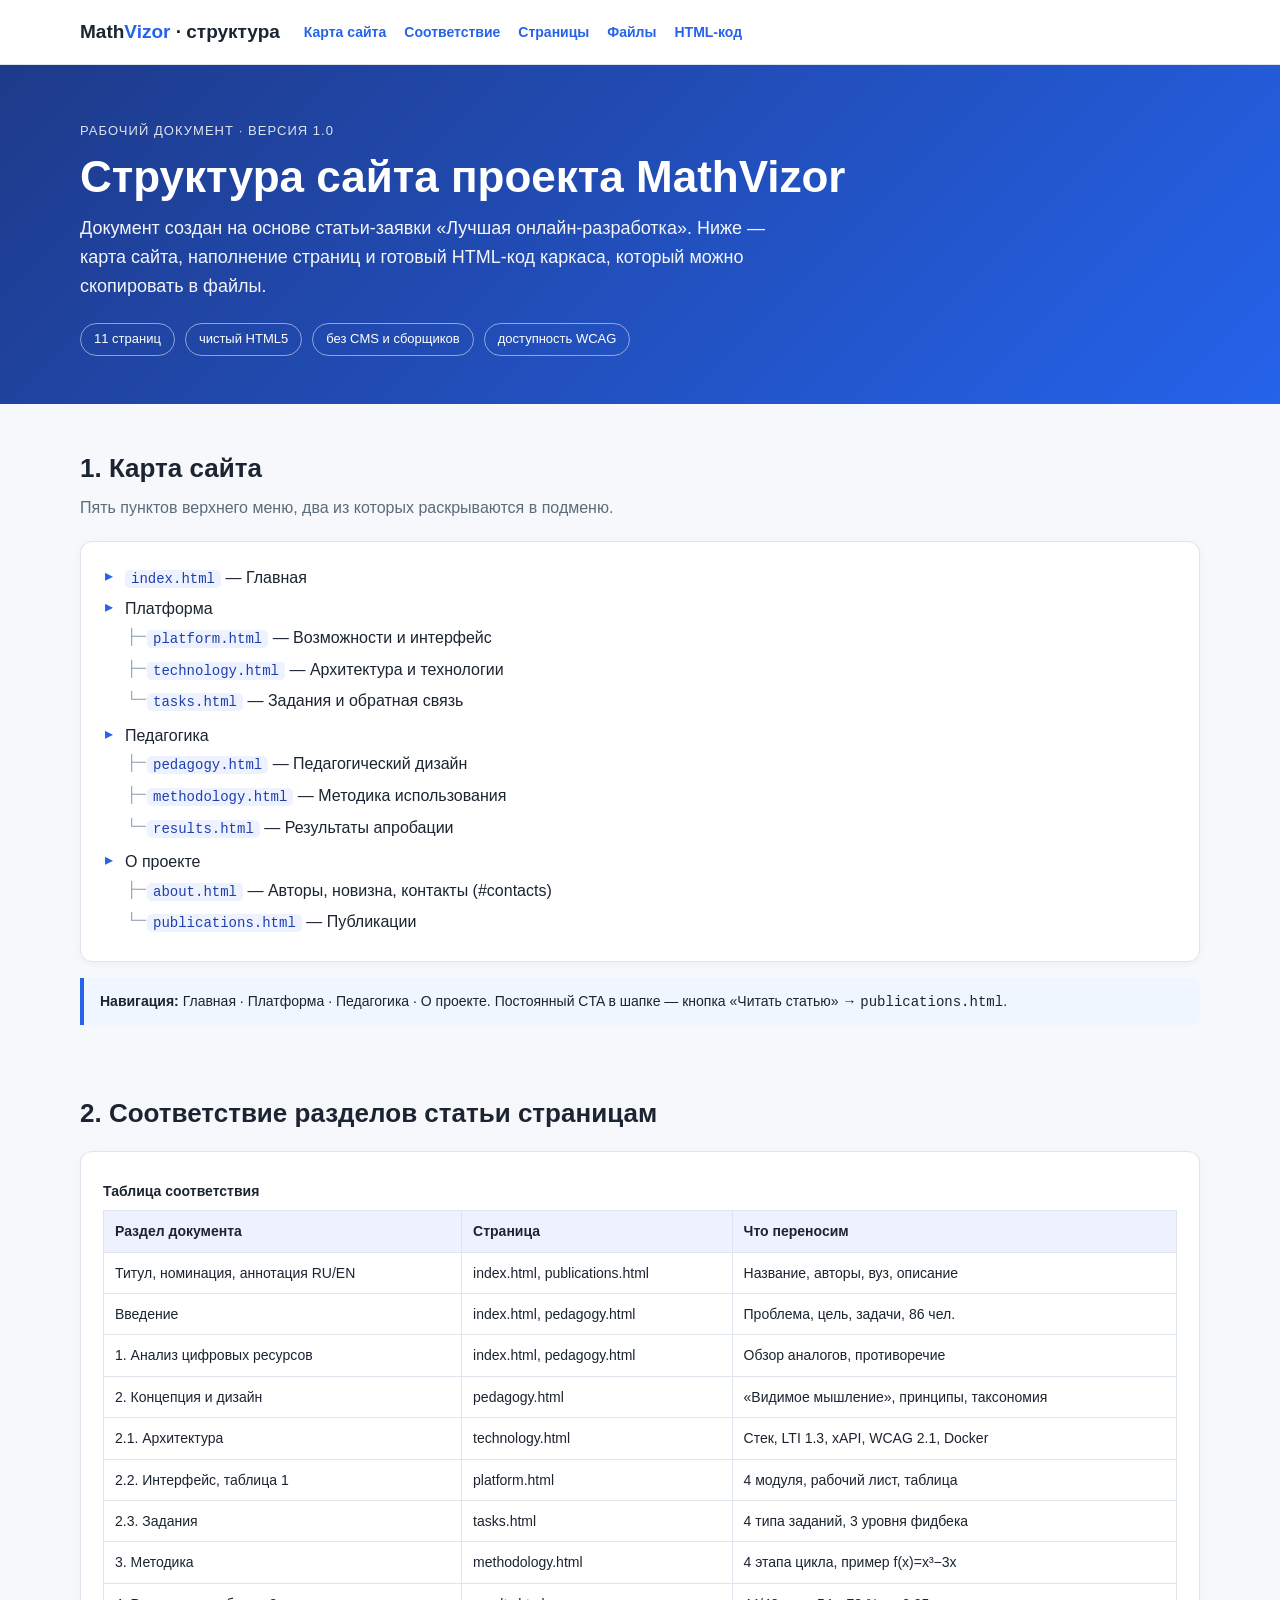
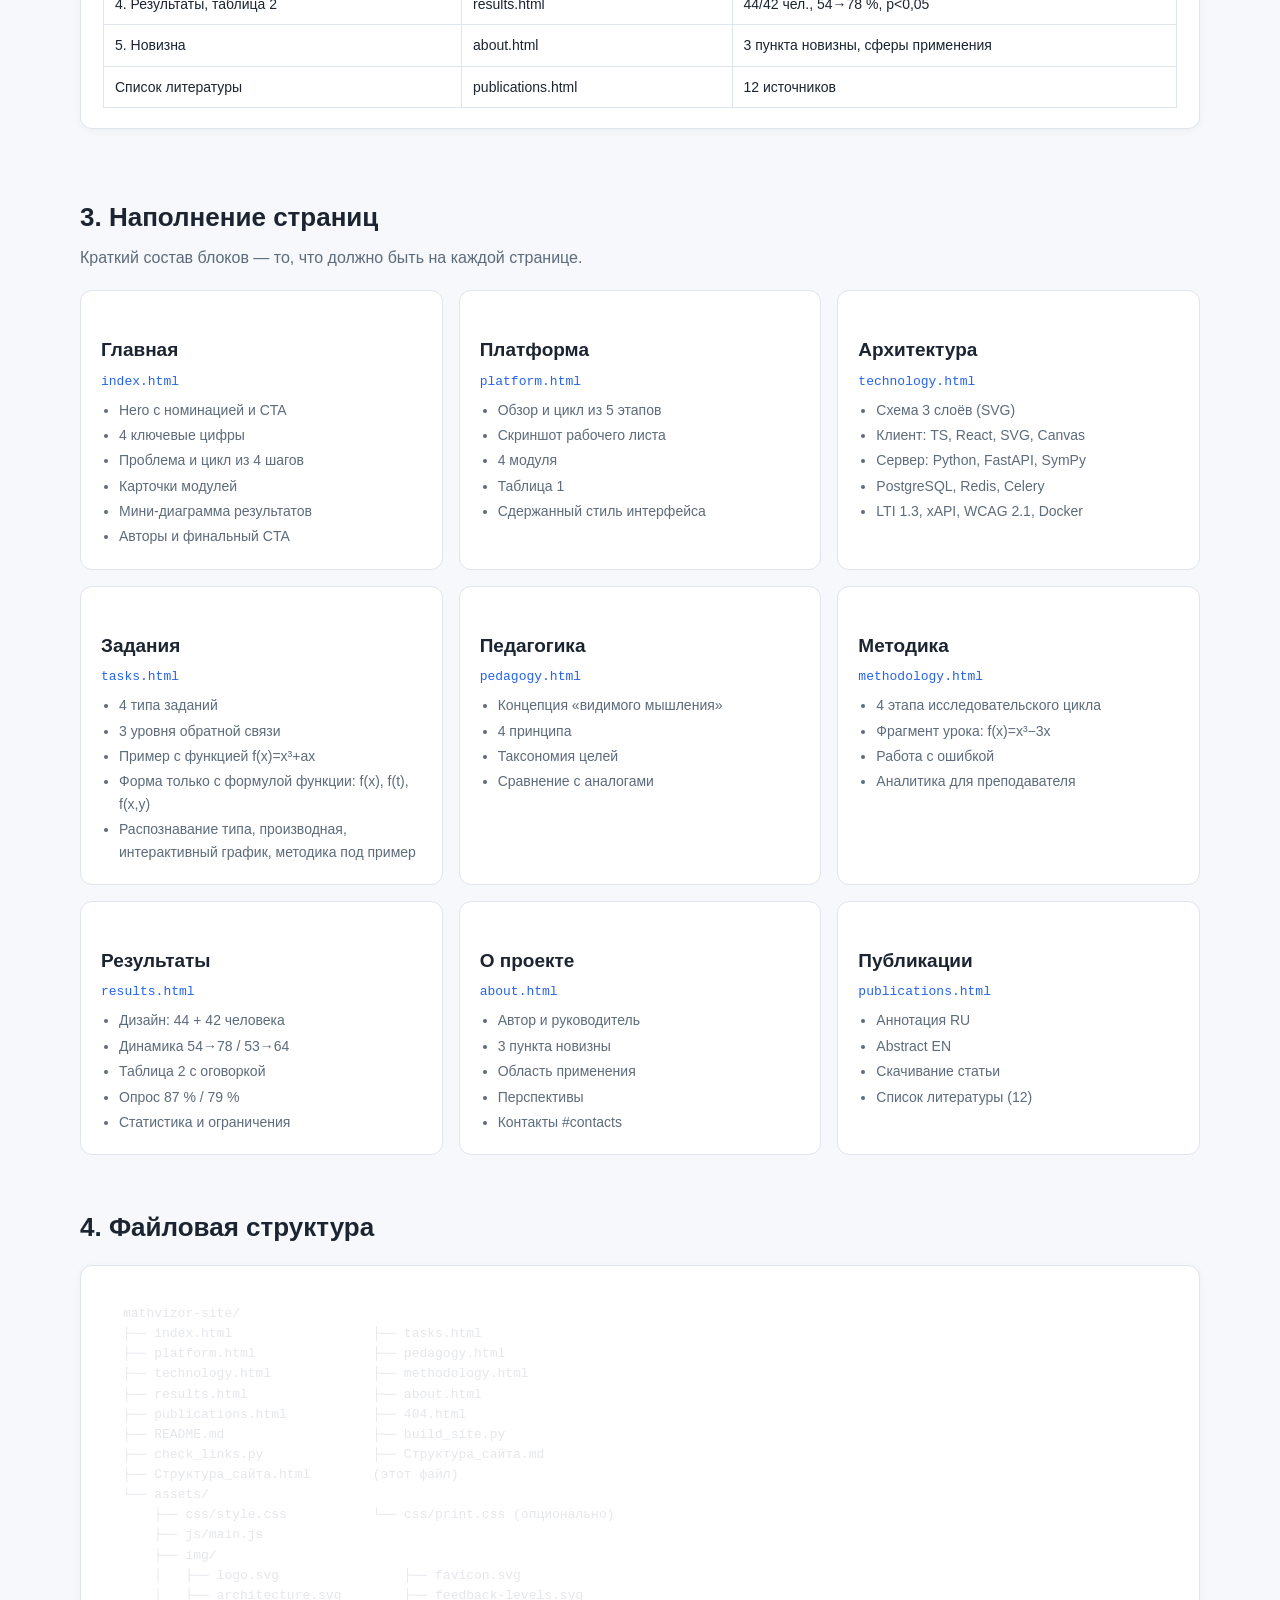
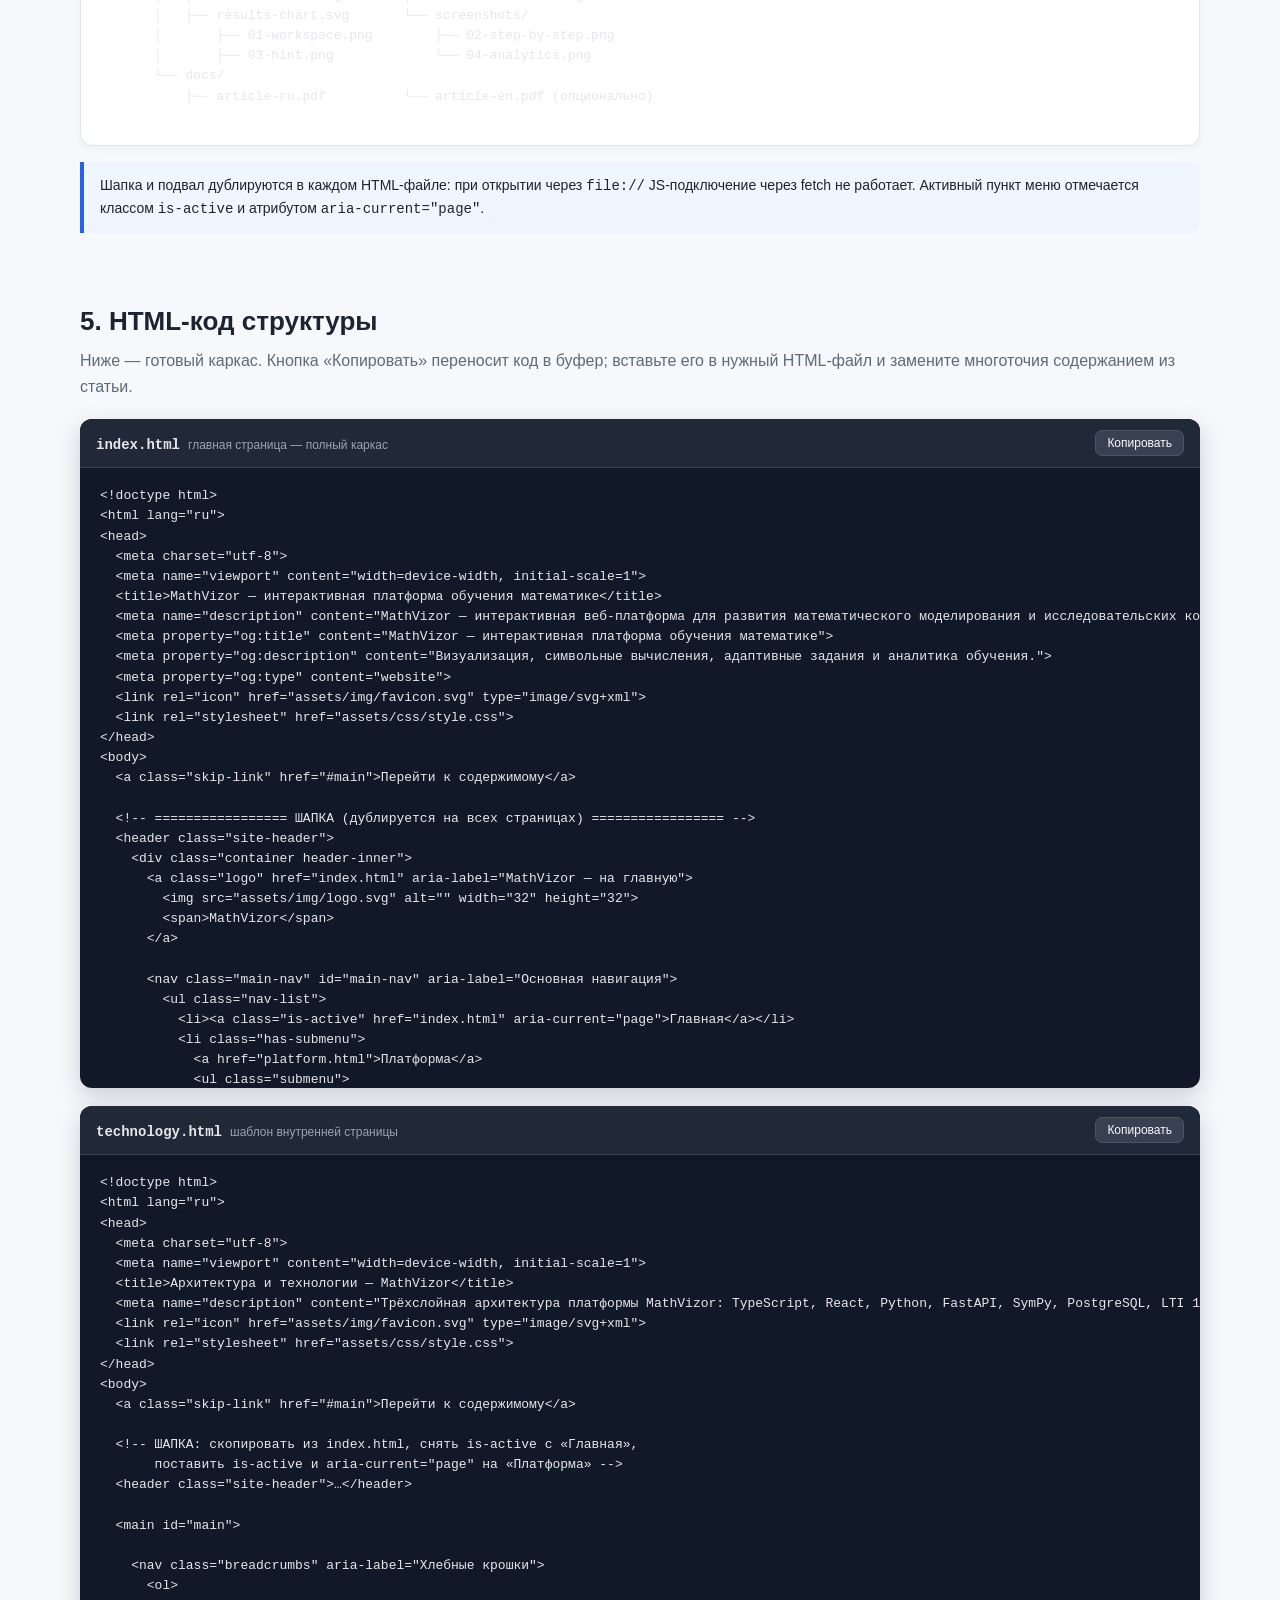
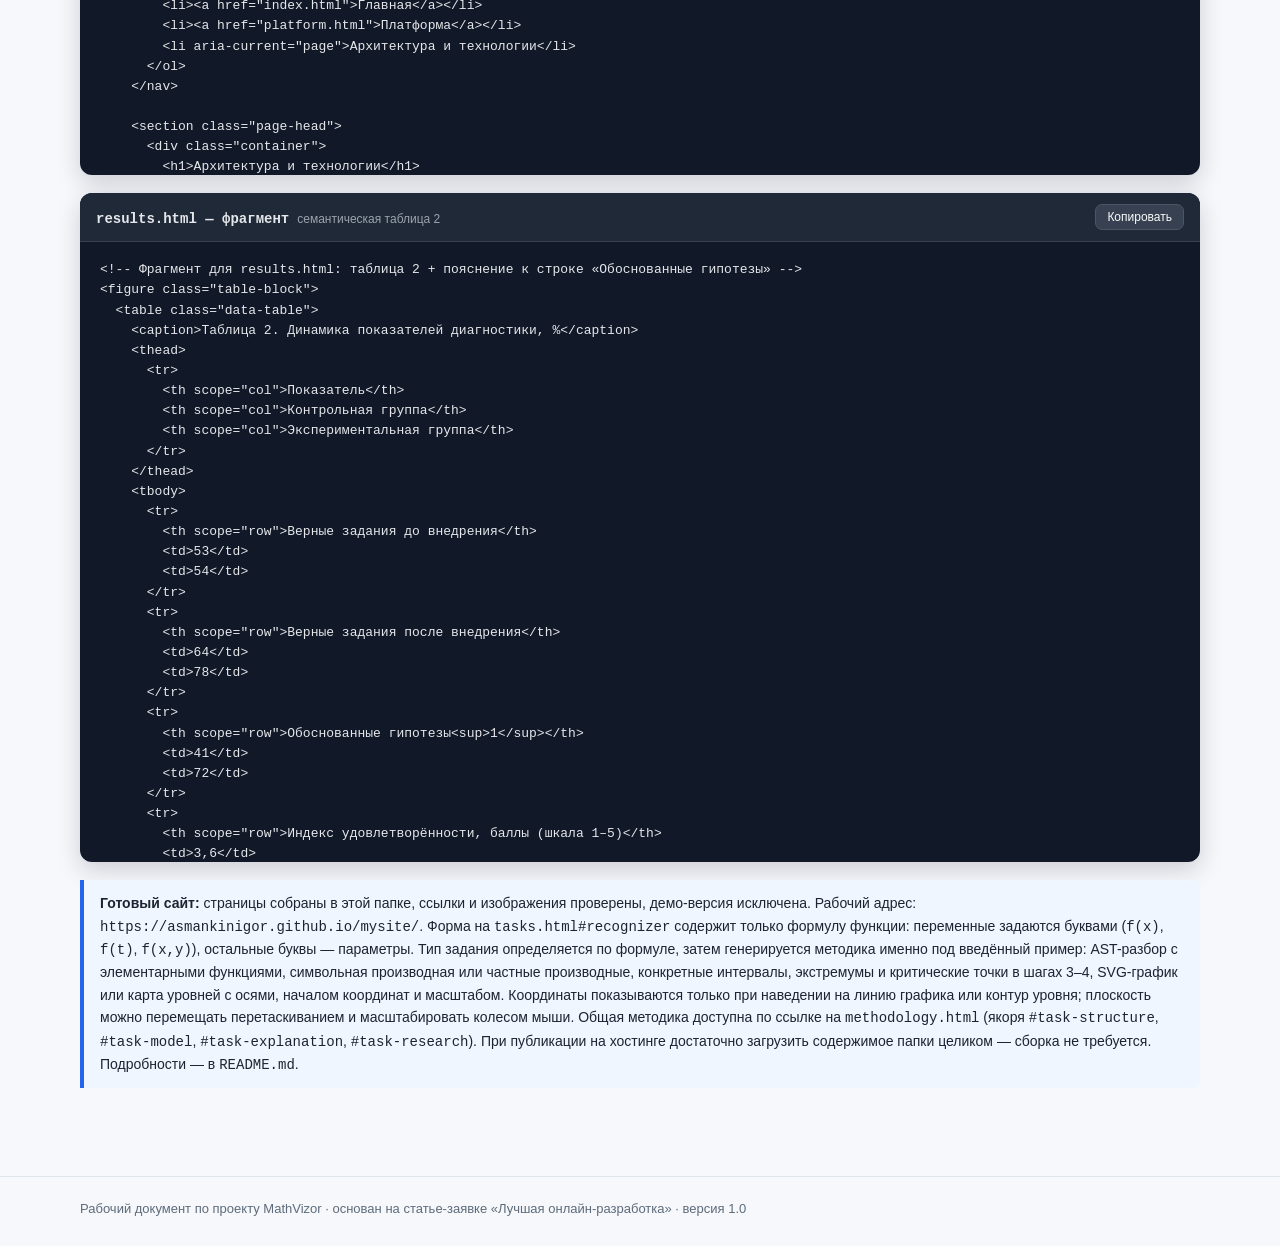
<file: Структура_сайта.html>
<!doctype html>
<html lang="ru">
<head>
  <meta charset="utf-8">
  <meta name="viewport" content="width=device-width, initial-scale=1">
  <title>Структура сайта MathVizor — рабочий документ</title>
  <meta name="description" content="Рабочий документ: структура сайта проекта MathVizor, карта страниц и готовый HTML-код каркаса.">
  <style>
    :root {
      --ink: #1b2430;
      --muted: #5d6b7a;
      --line: #dfe5ec;
      --accent: #2563eb;
      --accent-dark: #1d4ed8;
      --bg: #f6f8fb;
      --card: #ffffff;
      --code-bg: #111827;
      --code-ink: #e5e7eb;
    }
    * { box-sizing: border-box; }
    html { scroll-behavior: smooth; }
    body {
      margin: 0;
      font: 16px/1.6 "Segoe UI", Arial, sans-serif;
      color: var(--ink);
      background: var(--bg);
    }
    a { color: var(--accent); }
    a:hover { color: var(--accent-dark); }
    .container { width: min(1120px, 92%); margin: 0 auto; }

    /* Шапка документа */
    .topbar {
      position: sticky; top: 0; z-index: 10;
      background: rgba(255,255,255,.95);
      border-bottom: 1px solid var(--line);
      backdrop-filter: blur(8px);
    }
    .topbar .container {
      display: flex; align-items: center; gap: 24px;
      min-height: 64px; flex-wrap: wrap;
    }
    .brand { font-weight: 800; font-size: 19px; color: var(--ink); text-decoration: none; }
    .brand span { color: var(--accent); }
    .doc-nav { display: flex; gap: 18px; flex-wrap: wrap; }
    .doc-nav a { text-decoration: none; font-size: 14px; font-weight: 600; }

    /* Основные секции */
    main { padding-bottom: 64px; }
    .hero-doc {
      background: linear-gradient(135deg, #1e3a8a, #2563eb);
      color: #fff; padding: 56px 0 48px;
    }
    .hero-doc .eyebrow { margin: 0 0 10px; font-size: 13px; letter-spacing: .08em; text-transform: uppercase; opacity: .85; }
    .hero-doc h1 { margin: 0 0 12px; font-size: clamp(28px, 4vw, 44px); line-height: 1.15; }
    .hero-doc p.lead { margin: 0; max-width: 720px; font-size: 18px; opacity: .95; }
    .hero-doc .badges { display: flex; gap: 10px; flex-wrap: wrap; margin-top: 22px; }
    .badge { border: 1px solid rgba(255,255,255,.5); border-radius: 999px; padding: 5px 13px; font-size: 13px; }

    section.doc-section { padding: 44px 0 8px; }
    section.doc-section h2 { margin: 0 0 6px; font-size: 26px; }
    section.doc-section h3 { margin: 26px 0 8px; font-size: 19px; }
    .hint { color: var(--muted); margin: 0 0 20px; }

    .panel {
      background: var(--card); border: 1px solid var(--line);
      border-radius: 12px; padding: 20px 22px; margin: 16px 0;
      box-shadow: 0 2px 8px rgba(20,40,80,.04);
    }

    /* Дерево сайта */
    .tree, .tree ul { list-style: none; margin: 0; padding-left: 22px; }
    .tree > li { padding-left: 0; }
    .tree li { position: relative; padding: 3px 0; }
    .tree li::before {
      content: "├─"; position: absolute; left: -20px; color: #94a3b8;
      font-family: ui-monospace, Consolas, monospace;
    }
    .tree > li::before { content: "▸"; color: var(--accent); }
    .tree ul li:last-child::before { content: "└─"; }
    .tree code {
      background: #eef2ff; color: #1e40af; padding: 1px 6px;
      border-radius: 5px; font-size: 14px;
    }

    /* Таблица */
    .table-wrap { overflow-x: auto; }
    table { border-collapse: collapse; width: 100%; font-size: 14px; }
    caption { text-align: left; font-weight: 700; padding: 8px 0; }
    th, td { border: 1px solid var(--line); padding: 9px 11px; text-align: left; vertical-align: top; }
    thead th { background: #eef2ff; }

    /* Карточки страниц */
    .cards { display: grid; grid-template-columns: repeat(auto-fit, minmax(280px, 1fr)); gap: 16px; }
    .card {
      background: var(--card); border: 1px solid var(--line);
      border-radius: 12px; padding: 18px 20px;
    }
    .card h3 { margin: 0 0 4px; font-size: 17px; }
    .card .file { font: 13px ui-monospace, Consolas, monospace; color: var(--accent); }
    .card ul { margin: 10px 0 0; padding-left: 18px; font-size: 14px; color: var(--muted); }
    .card li { margin: 3px 0; }

    /* Блоки кода */
    .code-card {
      background: var(--code-bg); border-radius: 12px;
      margin: 18px 0; overflow: hidden;
      box-shadow: 0 8px 24px rgba(15,23,42,.18);
    }
    .code-head {
      display: flex; align-items: center; justify-content: space-between; gap: 12px;
      padding: 11px 16px; background: #1f2937; color: #e5e7eb;
      border-bottom: 1px solid #374151;
    }
    .code-head .name { font: 600 14px ui-monospace, Consolas, monospace; }
    .code-head .desc { font-size: 12px; color: #9ca3af; margin-left: 8px; }
    .copy-btn {
      background: #374151; color: #f9fafb; border: 1px solid #4b5563;
      border-radius: 7px; padding: 5px 11px; font-size: 12px; cursor: pointer;
    }
    .copy-btn:hover { background: #4b5563; }
    .copy-btn.done { background: #065f46; border-color: #059669; }
    pre {
      margin: 0; padding: 18px 20px; max-height: 620px; overflow: auto;
      color: var(--code-ink);
      font: 13px/1.55 ui-monospace, "Cascadia Code", Consolas, monospace;
      tab-size: 2;
    }
    code { white-space: pre; }

    .note {
      border-left: 4px solid var(--accent); background: #eff6ff;
      padding: 12px 16px; border-radius: 0 8px 8px 0; margin: 16px 0;
      font-size: 14px;
    }
    footer.doc-footer {
      border-top: 1px solid var(--line); padding: 22px 0 34px;
      color: var(--muted); font-size: 13px;
    }
    @media (max-width: 720px) {
      .doc-nav { display: none; }
      pre { font-size: 12px; }
    }
  </style>
</head>
<body>

<header class="topbar">
  <div class="container">
    <a class="brand" href="#top">Math<span>Vizor</span> · структура</a>
    <nav class="doc-nav" aria-label="Навигация по документу">
      <a href="#map">Карта сайта</a>
      <a href="#matrix">Соответствие</a>
      <a href="#pages">Страницы</a>
      <a href="#files">Файлы</a>
      <a href="#code">HTML-код</a>
    </nav>
  </div>
</header>

<section class="hero-doc" id="top">
  <div class="container">
    <p class="eyebrow">Рабочий документ · версия 1.0</p>
    <h1>Структура сайта проекта MathVizor</h1>
    <p class="lead">Документ создан на основе статьи-заявки «Лучшая онлайн-разработка». Ниже — карта сайта, наполнение страниц и готовый HTML-код каркаса, который можно скопировать в файлы.</p>
    <div class="badges">
      <span class="badge">11 страниц</span>
      <span class="badge">чистый HTML5</span>
      <span class="badge">без CMS и сборщиков</span>
      <span class="badge">доступность WCAG</span>
    </div>
  </div>
</section>

<main>

  <section class="doc-section" id="map">
    <div class="container">
      <h2>1. Карта сайта</h2>
      <p class="hint">Пять пунктов верхнего меню, два из которых раскрываются в подменю.</p>
      <div class="panel">
        <ul class="tree">
          <li><code>index.html</code> — Главная</li>
          <li>Платформа
            <ul>
              <li><code>platform.html</code> — Возможности и интерфейс</li>
              <li><code>technology.html</code> — Архитектура и технологии</li>
              <li><code>tasks.html</code> — Задания и обратная связь</li>
            </ul>
          </li>
          <li>Педагогика
            <ul>
              <li><code>pedagogy.html</code> — Педагогический дизайн</li>
              <li><code>methodology.html</code> — Методика использования</li>
              <li><code>results.html</code> — Результаты апробации</li>
            </ul>
          </li>
          <li>О проекте
            <ul>
              <li><code>about.html</code> — Авторы, новизна, контакты (#contacts)</li>
              <li><code>publications.html</code> — Публикации</li>
            </ul>
          </li>
        </ul>
      </div>
      <div class="note"><strong>Навигация:</strong> Главная · Платформа · Педагогика · О проекте. Постоянный CTA в шапке — кнопка «Читать статью» → <code>publications.html</code>.</div>
    </div>
  </section>

  <section class="doc-section" id="matrix">
    <div class="container">
      <h2>2. Соответствие разделов статьи страницам</h2>
      <div class="panel table-wrap">
        <table>
          <caption>Таблица соответствия</caption>
          <thead>
            <tr><th>Раздел документа</th><th>Страница</th><th>Что переносим</th></tr>
          </thead>
          <tbody>
            <tr><td>Титул, номинация, аннотация RU/EN</td><td>index.html, publications.html</td><td>Название, авторы, вуз, описание</td></tr>
            <tr><td>Введение</td><td>index.html, pedagogy.html</td><td>Проблема, цель, задачи, 86 чел.</td></tr>
            <tr><td>1. Анализ цифровых ресурсов</td><td>index.html, pedagogy.html</td><td>Обзор аналогов, противоречие</td></tr>
            <tr><td>2. Концепция и дизайн</td><td>pedagogy.html</td><td>«Видимое мышление», принципы, таксономия</td></tr>
            <tr><td>2.1. Архитектура</td><td>technology.html</td><td>Стек, LTI 1.3, xAPI, WCAG 2.1, Docker</td></tr>
            <tr><td>2.2. Интерфейс, таблица 1</td><td>platform.html</td><td>4 модуля, рабочий лист, таблица</td></tr>
            <tr><td>2.3. Задания</td><td>tasks.html</td><td>4 типа заданий, 3 уровня фидбека</td></tr>
            <tr><td>3. Методика</td><td>methodology.html</td><td>4 этапа цикла, пример f(x)=x³−3x</td></tr>
            <tr><td>4. Результаты, таблица 2</td><td>results.html</td><td>44/42 чел., 54→78 %, p&lt;0,05</td></tr>
            <tr><td>5. Новизна</td><td>about.html</td><td>3 пункта новизны, сферы применения</td></tr>
            <tr><td>Список литературы</td><td>publications.html</td><td>12 источников</td></tr>
          </tbody>
        </table>
      </div>
    </div>
  </section>

  <section class="doc-section" id="pages">
    <div class="container">
      <h2>3. Наполнение страниц</h2>
      <p class="hint">Краткий состав блоков — то, что должно быть на каждой странице.</p>
      <div class="cards">
        <div class="card"><h3>Главная</h3><div class="file">index.html</div><ul><li>Hero с номинацией и CTA</li><li>4 ключевые цифры</li><li>Проблема и цикл из 4 шагов</li><li>Карточки модулей</li><li>Мини-диаграмма результатов</li><li>Авторы и финальный CTA</li></ul></div>
        <div class="card"><h3>Платформа</h3><div class="file">platform.html</div><ul><li>Обзор и цикл из 5 этапов</li><li>Скриншот рабочего листа</li><li>4 модуля</li><li>Таблица 1</li><li>Сдержанный стиль интерфейса</li></ul></div>
        <div class="card"><h3>Архитектура</h3><div class="file">technology.html</div><ul><li>Схема 3 слоёв (SVG)</li><li>Клиент: TS, React, SVG, Canvas</li><li>Сервер: Python, FastAPI, SymPy</li><li>PostgreSQL, Redis, Celery</li><li>LTI 1.3, xAPI, WCAG 2.1, Docker</li></ul></div>
        <div class="card"><h3>Задания</h3><div class="file">tasks.html</div><ul><li>4 типа заданий</li><li>3 уровня обратной связи</li><li>Пример с функцией f(x)=x³+ax</li><li>Форма только с формулой функции: f(x), f(t), f(x,y)</li><li>Распознавание типа, производная, интерактивный график, методика под пример</li></ul></div>
        <div class="card"><h3>Педагогика</h3><div class="file">pedagogy.html</div><ul><li>Концепция «видимого мышления»</li><li>4 принципа</li><li>Таксономия целей</li><li>Сравнение с аналогами</li></ul></div>
        <div class="card"><h3>Методика</h3><div class="file">methodology.html</div><ul><li>4 этапа исследовательского цикла</li><li>Фрагмент урока: f(x)=x³−3x</li><li>Работа с ошибкой</li><li>Аналитика для преподавателя</li></ul></div>
        <div class="card"><h3>Результаты</h3><div class="file">results.html</div><ul><li>Дизайн: 44 + 42 человека</li><li>Динамика 54→78 / 53→64</li><li>Таблица 2 с оговоркой</li><li>Опрос 87 % / 79 %</li><li>Статистика и ограничения</li></ul></div>
        <div class="card"><h3>О проекте</h3><div class="file">about.html</div><ul><li>Автор и руководитель</li><li>3 пункта новизны</li><li>Область применения</li><li>Перспективы</li><li>Контакты #contacts</li></ul></div>
        <div class="card"><h3>Публикации</h3><div class="file">publications.html</div><ul><li>Аннотация RU</li><li>Abstract EN</li><li>Скачивание статьи</li><li>Список литературы (12)</li></ul></div>
      </div>
    </div>
  </section>

  <section class="doc-section" id="files">
    <div class="container">
      <h2>4. Файловая структура</h2>
      <div class="panel">
        <pre>mathvizor-site/
├── index.html                  ├── tasks.html
├── platform.html               ├── pedagogy.html
├── technology.html             ├── methodology.html
├── results.html                ├── about.html
├── publications.html           ├── 404.html
├── README.md                   ├── build_site.py
├── check_links.py              ├── Структура_сайта.md
├── Структура_сайта.html        (этот файл)
└── assets/
    ├── css/style.css           └── css/print.css (опционально)
    ├── js/main.js
    ├── img/
    │   ├── logo.svg                ├── favicon.svg
    │   ├── architecture.svg        ├── feedback-levels.svg
    │   ├── results-chart.svg       └── screenshots/
    │       ├── 01-workspace.png        ├── 02-step-by-step.png
    │       ├── 03-hint.png             └── 04-analytics.png
    └── docs/
        ├── article-ru.pdf          └── article-en.pdf (опционально)</pre>
      </div>
      <div class="note">Шапка и подвал дублируются в каждом HTML-файле: при открытии через <code>file://</code> JS-подключение через fetch не работает. Активный пункт меню отмечается классом <code>is-active</code> и атрибутом <code>aria-current="page"</code>.</div>
    </div>
  </section>

  <section class="doc-section" id="code">
    <div class="container">
      <h2>5. HTML-код структуры</h2>
      <p class="hint">Ниже — готовый каркас. Кнопка «Копировать» переносит код в буфер; вставьте его в нужный HTML-файл и замените многоточия содержанием из статьи.</p>

      <!-- КОД 1 -->
      <article class="code-card">
        <div class="code-head">
          <div><span class="name">index.html</span><span class="desc">главная страница — полный каркас</span></div>
          <button class="copy-btn" type="button">Копировать</button>
        </div>
        <pre><code>&lt;!doctype html&gt;
&lt;html lang="ru"&gt;
&lt;head&gt;
  &lt;meta charset="utf-8"&gt;
  &lt;meta name="viewport" content="width=device-width, initial-scale=1"&gt;
  &lt;title&gt;MathVizor — интерактивная платформа обучения математике&lt;/title&gt;
  &lt;meta name="description" content="MathVizor — интерактивная веб-платформа для развития математического моделирования и исследовательских компетенций обучающихся."&gt;
  &lt;meta property="og:title" content="MathVizor — интерактивная платформа обучения математике"&gt;
  &lt;meta property="og:description" content="Визуализация, символьные вычисления, адаптивные задания и аналитика обучения."&gt;
  &lt;meta property="og:type" content="website"&gt;
  &lt;link rel="icon" href="assets/img/favicon.svg" type="image/svg+xml"&gt;
  &lt;link rel="stylesheet" href="assets/css/style.css"&gt;
&lt;/head&gt;
&lt;body&gt;
  &lt;a class="skip-link" href="#main"&gt;Перейти к содержимому&lt;/a&gt;

  &lt;!-- ================= ШАПКА (дублируется на всех страницах) ================= --&gt;
  &lt;header class="site-header"&gt;
    &lt;div class="container header-inner"&gt;
      &lt;a class="logo" href="index.html" aria-label="MathVizor — на главную"&gt;
        &lt;img src="assets/img/logo.svg" alt="" width="32" height="32"&gt;
        &lt;span&gt;MathVizor&lt;/span&gt;
      &lt;/a&gt;

      &lt;nav class="main-nav" id="main-nav" aria-label="Основная навигация"&gt;
        &lt;ul class="nav-list"&gt;
          &lt;li&gt;&lt;a class="is-active" href="index.html" aria-current="page"&gt;Главная&lt;/a&gt;&lt;/li&gt;
          &lt;li class="has-submenu"&gt;
            &lt;a href="platform.html"&gt;Платформа&lt;/a&gt;
            &lt;ul class="submenu"&gt;
              &lt;li&gt;&lt;a href="platform.html"&gt;Возможности и интерфейс&lt;/a&gt;&lt;/li&gt;
              &lt;li&gt;&lt;a href="technology.html"&gt;Архитектура и технологии&lt;/a&gt;&lt;/li&gt;
              &lt;li&gt;&lt;a href="tasks.html"&gt;Задания и обратная связь&lt;/a&gt;&lt;/li&gt;
            &lt;/ul&gt;
          &lt;/li&gt;
          &lt;li class="has-submenu"&gt;
            &lt;a href="pedagogy.html"&gt;Педагогика&lt;/a&gt;
            &lt;ul class="submenu"&gt;
              &lt;li&gt;&lt;a href="pedagogy.html"&gt;Педагогический дизайн&lt;/a&gt;&lt;/li&gt;
              &lt;li&gt;&lt;a href="methodology.html"&gt;Методика использования&lt;/a&gt;&lt;/li&gt;
              &lt;li&gt;&lt;a href="results.html"&gt;Результаты апробации&lt;/a&gt;&lt;/li&gt;
            &lt;/ul&gt;
          &lt;/li&gt;
          &lt;li class="has-submenu"&gt;
            &lt;a href="about.html"&gt;О проекте&lt;/a&gt;
            &lt;ul class="submenu"&gt;
              &lt;li&gt;&lt;a href="about.html#authors"&gt;Авторы&lt;/a&gt;&lt;/li&gt;
              &lt;li&gt;&lt;a href="publications.html"&gt;Публикации&lt;/a&gt;&lt;/li&gt;
              &lt;li&gt;&lt;a href="about.html#contacts"&gt;Контакты&lt;/a&gt;&lt;/li&gt;
            &lt;/ul&gt;
          &lt;/li&gt;
        &lt;/ul&gt;
      &lt;/nav&gt;

      &lt;a class="btn btn-primary header-cta" href="publications.html"&gt;Читать статью&lt;/a&gt;
      &lt;button class="nav-toggle" type="button" aria-expanded="false"
              aria-controls="main-nav" aria-label="Открыть меню"&gt;
        &lt;span&gt;&lt;/span&gt;&lt;span&gt;&lt;/span&gt;&lt;span&gt;&lt;/span&gt;
      &lt;/button&gt;
    &lt;/div&gt;
  &lt;/header&gt;

  &lt;main id="main"&gt;

    &lt;!-- 1. HERO --&gt;
    &lt;section class="hero" id="hero"&gt;
      &lt;div class="container hero-inner"&gt;
        &lt;p class="eyebrow"&gt;Номинация «Лучшая онлайн-разработка» в области математики и математического образования&lt;/p&gt;
        &lt;h1&gt;MathVizor&lt;/h1&gt;
        &lt;p class="lead"&gt;Интерактивная образовательная платформа для развития математического моделирования и исследовательских компетенций обучающихся&lt;/p&gt;
        &lt;div class="actions"&gt;
          &lt;a class="btn btn-primary" href="platform.html"&gt;Познакомиться с платформой&lt;/a&gt;
          &lt;a class="btn btn-ghost" href="publications.html"&gt;Читать статью&lt;/a&gt;
        &lt;/div&gt;
      &lt;/div&gt;
    &lt;/section&gt;

    &lt;!-- 2. КЛЮЧЕВЫЕ ЦИФРЫ --&gt;
    &lt;section class="stats" id="stats" aria-labelledby="stats-title"&gt;
      &lt;div class="container"&gt;
        &lt;h2 id="stats-title" class="visually-hidden"&gt;Ключевые цифры проекта&lt;/h2&gt;
        &lt;ul class="stats-grid"&gt;
          &lt;li&gt;&lt;strong&gt;4&lt;/strong&gt;&lt;span&gt;модуля платформы&lt;/span&gt;&lt;/li&gt;
          &lt;li&gt;&lt;strong&gt;86&lt;/strong&gt;&lt;span&gt;обучающихся в апробации&lt;/span&gt;&lt;/li&gt;
          &lt;li&gt;&lt;strong&gt;+24 п.п.&lt;/strong&gt;&lt;span&gt;прирост верных заданий&lt;/span&gt;&lt;/li&gt;
          &lt;li&gt;&lt;strong&gt;9–11 / 1–2&lt;/strong&gt;&lt;span&gt;классы и курсы&lt;/span&gt;&lt;/li&gt;
        &lt;/ul&gt;
      &lt;/div&gt;
    &lt;/section&gt;

    &lt;!-- 3. ПРОБЛЕМА --&gt;
    &lt;section class="section" id="problem"&gt;
      &lt;div class="container"&gt;
        &lt;h2&gt;Зачем нужен MathVizor&lt;/h2&gt;
        &lt;p&gt;Традиционное занятие и большинство цифровых сервисов не обеспечивают пошаговую обратную связь и индивидуализацию: учебник даёт готовый результат, системы компьютерной алгебры выдают ответ без объяснения переходов, тесты фиксируют верность ответа, но не выявляют характер ошибки.&lt;/p&gt;
        &lt;a class="text-link" href="pedagogy.html"&gt;Подробнее о педагогическом дизайне →&lt;/a&gt;
      &lt;/div&gt;
    &lt;/section&gt;

    &lt;!-- 4. КАК ЭТО РАБОТАЕТ --&gt;
    &lt;section class="section section-alt" id="how"&gt;
      &lt;div class="container"&gt;
        &lt;h2&gt;Как это работает&lt;/h2&gt;
        &lt;ol class="steps"&gt;
          &lt;li&gt;Визуализация объекта&lt;/li&gt;
          &lt;li&gt;Формулировка гипотезы&lt;/li&gt;
          &lt;li&gt;Символьная проверка&lt;/li&gt;
          &lt;li&gt;Рефлексия и вывод&lt;/li&gt;
        &lt;/ol&gt;
      &lt;/div&gt;
    &lt;/section&gt;

    &lt;!-- 5. ЧТО ВНУТРИ --&gt;
    &lt;section class="section" id="modules"&gt;
      &lt;div class="container"&gt;
        &lt;h2&gt;Что внутри&lt;/h2&gt;
        &lt;ul class="card-grid"&gt;
          &lt;li class="card"&gt;
            &lt;h3&gt;Визуализация&lt;/h3&gt;
            &lt;p&gt;Графики функций и динамические модели с изменением параметров.&lt;/p&gt;
            &lt;a href="platform.html"&gt;Подробнее&lt;/a&gt;
          &lt;/li&gt;
          &lt;li class="card"&gt;
            &lt;h3&gt;Вычисления&lt;/h3&gt;
            &lt;p&gt;Пошаговые преобразования с подсказками.&lt;/p&gt;
            &lt;a href="tasks.html"&gt;Подробнее&lt;/a&gt;
          &lt;/li&gt;
          &lt;li class="card"&gt;
            &lt;h3&gt;Практика&lt;/h3&gt;
            &lt;p&gt;Индивидуальные задания с учётом типа ошибок.&lt;/p&gt;
            &lt;a href="tasks.html"&gt;Подробнее&lt;/a&gt;
          &lt;/li&gt;
          &lt;li class="card"&gt;
            &lt;h3&gt;Аналитика&lt;/h3&gt;
            &lt;p&gt;Сводка действий для преподавателя.&lt;/p&gt;
            &lt;a href="platform.html"&gt;Подробнее&lt;/a&gt;
          &lt;/li&gt;
        &lt;/ul&gt;
      &lt;/div&gt;
    &lt;/section&gt;

    &lt;!-- 6. РЕЗУЛЬТАТЫ --&gt;
    &lt;section class="section section-alt" id="results-preview"&gt;
      &lt;div class="container"&gt;
        &lt;h2&gt;Результаты апробации&lt;/h2&gt;
        &lt;figure&gt;
          &lt;img src="assets/img/results-chart.svg"
               alt="Доля верных заданий выросла с 54 до 78 процентов в экспериментальной группе и с 53 до 64 процентов в контрольной"&gt;
          &lt;figcaption&gt;Доля верно выполненных заданий до и после внедрения платформы&lt;/figcaption&gt;
        &lt;/figure&gt;
        &lt;a class="text-link" href="results.html"&gt;Все результаты исследования →&lt;/a&gt;
      &lt;/div&gt;
    &lt;/section&gt;

    &lt;!-- 7. АВТОРЫ --&gt;
    &lt;section class="section" id="authors-preview"&gt;
      &lt;div class="container"&gt;
        &lt;h2&gt;Кто реализовал&lt;/h2&gt;
        &lt;p&gt;ФГБОУ ВО «Мордовский государственный педагогический университет имени М. Е. Евсевьева», физико-математический факультет.&lt;/p&gt;
        &lt;p&gt;Автор: Асманкин И. М. Научный руководитель: Игушкина К. Н.&lt;/p&gt;
      &lt;/div&gt;
    &lt;/section&gt;

    &lt;!-- 8. ФИНАЛЬНЫЙ CTA --&gt;
    &lt;section class="cta"&gt;
      &lt;div class="container"&gt;
        &lt;h2&gt;Узнать результаты апробации&lt;/h2&gt;
        &lt;a class="btn btn-light" href="results.html"&gt;Перейти к результатам&lt;/a&gt;
      &lt;/div&gt;
    &lt;/section&gt;

  &lt;/main&gt;

  &lt;!-- ================= ПОДВАЛ (дублируется на всех страницах) ================= --&gt;
  &lt;footer class="site-footer"&gt;
    &lt;div class="container footer-grid"&gt;
      &lt;div&gt;
        &lt;strong&gt;MathVizor&lt;/strong&gt;
        &lt;p&gt;Лучшая онлайн-разработка в области математики и математического образования&lt;/p&gt;
      &lt;/div&gt;
      &lt;nav aria-label="Ссылки в подвале"&gt;
        &lt;ul&gt;
          &lt;li&gt;&lt;a href="platform.html"&gt;Платформа&lt;/a&gt;&lt;/li&gt;
          &lt;li&gt;&lt;a href="methodology.html"&gt;Методика&lt;/a&gt;&lt;/li&gt;
          &lt;li&gt;&lt;a href="results.html"&gt;Результаты&lt;/a&gt;&lt;/li&gt;
          &lt;li&gt;&lt;a href="publications.html"&gt;Публикации&lt;/a&gt;&lt;/li&gt;
        &lt;/ul&gt;
      &lt;/nav&gt;
      &lt;div&gt;
        &lt;p&gt;Мордовский государственный педагогический университет им. М. Е. Евсевьева&lt;/p&gt;
        &lt;p&gt;Саранск, Россия&lt;/p&gt;
      &lt;/div&gt;
    &lt;/div&gt;
  &lt;/footer&gt;

  &lt;script src="assets/js/main.js" defer&gt;&lt;/script&gt;
&lt;/body&gt;
&lt;/html&gt;</code></pre>
      </article>

      <!-- КОД 2 -->
      <article class="code-card">
        <div class="code-head">
          <div><span class="name">technology.html</span><span class="desc">шаблон внутренней страницы</span></div>
          <button class="copy-btn" type="button">Копировать</button>
        </div>
        <pre><code>&lt;!doctype html&gt;
&lt;html lang="ru"&gt;
&lt;head&gt;
  &lt;meta charset="utf-8"&gt;
  &lt;meta name="viewport" content="width=device-width, initial-scale=1"&gt;
  &lt;title&gt;Архитектура и технологии — MathVizor&lt;/title&gt;
  &lt;meta name="description" content="Трёхслойная архитектура платформы MathVizor: TypeScript, React, Python, FastAPI, SymPy, PostgreSQL, LTI 1.3 и xAPI."&gt;
  &lt;link rel="icon" href="assets/img/favicon.svg" type="image/svg+xml"&gt;
  &lt;link rel="stylesheet" href="assets/css/style.css"&gt;
&lt;/head&gt;
&lt;body&gt;
  &lt;a class="skip-link" href="#main"&gt;Перейти к содержимому&lt;/a&gt;

  &lt;!-- ШАПКА: скопировать из index.html, снять is-active с «Главная»,
       поставить is-active и aria-current="page" на «Платформа» --&gt;
  &lt;header class="site-header"&gt;…&lt;/header&gt;

  &lt;main id="main"&gt;

    &lt;nav class="breadcrumbs" aria-label="Хлебные крошки"&gt;
      &lt;ol&gt;
        &lt;li&gt;&lt;a href="index.html"&gt;Главная&lt;/a&gt;&lt;/li&gt;
        &lt;li&gt;&lt;a href="platform.html"&gt;Платформа&lt;/a&gt;&lt;/li&gt;
        &lt;li aria-current="page"&gt;Архитектура и технологии&lt;/li&gt;
      &lt;/ol&gt;
    &lt;/nav&gt;

    &lt;section class="page-head"&gt;
      &lt;div class="container"&gt;
        &lt;h1&gt;Архитектура и технологии&lt;/h1&gt;
        &lt;p class="lead"&gt;Веб-приложение с трёхслойной архитектурой, работающее в браузере без установки дополнительного ПО.&lt;/p&gt;
      &lt;/div&gt;
    &lt;/section&gt;

    &lt;section class="section" id="layers"&gt;
      &lt;div class="container"&gt;
        &lt;h2&gt;Трёхслойная архитектура&lt;/h2&gt;
        &lt;figure&gt;
          &lt;img src="assets/img/architecture.svg"
               alt="Схема: клиент TypeScript и React, сервер Python и FastAPI со SymPy, хранилище PostgreSQL с Redis и Celery"&gt;
          &lt;figcaption&gt;Рисунок 1 — архитектура платформы MathVizor&lt;/figcaption&gt;
        &lt;/figure&gt;

        &lt;div class="two-columns"&gt;
          &lt;article&gt;
            &lt;h3&gt;Клиент&lt;/h3&gt;
            &lt;p&gt;TypeScript, React, SVG и Canvas — динамическая визуализация в браузере.&lt;/p&gt;
          &lt;/article&gt;
          &lt;article&gt;
            &lt;h3&gt;Сервер&lt;/h3&gt;
            &lt;p&gt;Python, FastAPI, SymPy — символьные вычисления, генерация заданий, аналитика.&lt;/p&gt;
          &lt;/article&gt;
          &lt;article&gt;
            &lt;h3&gt;Данные&lt;/h3&gt;
            &lt;p&gt;PostgreSQL; кэширование и фоновые задачи — Redis и Celery.&lt;/p&gt;
          &lt;/article&gt;
          &lt;article&gt;
            &lt;h3&gt;Интеграции и доступность&lt;/h3&gt;
            &lt;p&gt;LTI 1.3, xAPI, WCAG 2.1; развёртывание в контейнерах Docker.&lt;/p&gt;
          &lt;/article&gt;
        &lt;/div&gt;
      &lt;/div&gt;
    &lt;/section&gt;

    &lt;section class="cta"&gt;
      &lt;div class="container"&gt;
        &lt;h2&gt;Перейти к заданиям&lt;/h2&gt;
        &lt;a class="btn btn-light" href="tasks.html"&gt;Открыть задания&lt;/a&gt;
      &lt;/div&gt;
    &lt;/section&gt;

  &lt;/main&gt;

  &lt;!-- ПОДВАЛ: скопировать из index.html --&gt;
  &lt;footer class="site-footer"&gt;…&lt;/footer&gt;

  &lt;script src="assets/js/main.js" defer&gt;&lt;/script&gt;
&lt;/body&gt;
&lt;/html&gt;</code></pre>
      </article>

      <!-- КОД 3 -->
      <article class="code-card">
        <div class="code-head">
          <div><span class="name">results.html — фрагмент</span><span class="desc">семантическая таблица 2</span></div>
          <button class="copy-btn" type="button">Копировать</button>
        </div>
        <pre><code>&lt;!-- Фрагмент для results.html: таблица 2 + пояснение к строке «Обоснованные гипотезы» --&gt;
&lt;figure class="table-block"&gt;
  &lt;table class="data-table"&gt;
    &lt;caption&gt;Таблица 2. Динамика показателей диагностики, %&lt;/caption&gt;
    &lt;thead&gt;
      &lt;tr&gt;
        &lt;th scope="col"&gt;Показатель&lt;/th&gt;
        &lt;th scope="col"&gt;Контрольная группа&lt;/th&gt;
        &lt;th scope="col"&gt;Экспериментальная группа&lt;/th&gt;
      &lt;/tr&gt;
    &lt;/thead&gt;
    &lt;tbody&gt;
      &lt;tr&gt;
        &lt;th scope="row"&gt;Верные задания до внедрения&lt;/th&gt;
        &lt;td&gt;53&lt;/td&gt;
        &lt;td&gt;54&lt;/td&gt;
      &lt;/tr&gt;
      &lt;tr&gt;
        &lt;th scope="row"&gt;Верные задания после внедрения&lt;/th&gt;
        &lt;td&gt;64&lt;/td&gt;
        &lt;td&gt;78&lt;/td&gt;
      &lt;/tr&gt;
      &lt;tr&gt;
        &lt;th scope="row"&gt;Обоснованные гипотезы&lt;sup&gt;1&lt;/sup&gt;&lt;/th&gt;
        &lt;td&gt;41&lt;/td&gt;
        &lt;td&gt;72&lt;/td&gt;
      &lt;/tr&gt;
      &lt;tr&gt;
        &lt;th scope="row"&gt;Индекс удовлетворённости, баллы (шкала 1–5)&lt;/th&gt;
        &lt;td&gt;3,6&lt;/td&gt;
        &lt;td&gt;4,5&lt;/td&gt;
      &lt;/tr&gt;
    &lt;/tbody&gt;
  &lt;/table&gt;
  &lt;figcaption&gt;
    &lt;sup&gt;1&lt;/sup&gt; Межгрупповое сравнение после внедрения; данные для оценки динамики
    этого показателя в источнике не приведены.
  &lt;/figcaption&gt;
&lt;/figure&gt;</code></pre>
      </article>

      <div class="note">
        <strong>Готовый сайт:</strong> страницы собраны в этой папке, ссылки и изображения проверены, демо-версия исключена. Рабочий адрес: <code>https://asmankinigor.github.io/mysite/</code>. Форма на <code>tasks.html#recognizer</code> содержит только формулу функции: переменные задаются буквами (<code>f(x)</code>, <code>f(t)</code>, <code>f(x,y)</code>), остальные буквы — параметры. Тип задания определяется по формуле, затем генерируется методика именно под введённый пример: AST-разбор с элементарными функциями, символьная производная или частные производные, конкретные интервалы, экстремумы и критические точки в шагах 3–4, SVG-график или карта уровней с осями, началом координат и масштабом. Координаты показываются только при наведении на линию графика или контур уровня; плоскость можно перемещать перетаскиванием и масштабировать колесом мыши. Общая методика доступна по ссылке на <code>methodology.html</code> (якоря <code>#task-structure</code>, <code>#task-model</code>, <code>#task-explanation</code>, <code>#task-research</code>). При публикации на хостинге достаточно загрузить содержимое папки целиком — сборка не требуется. Подробности — в <code>README.md</code>.
      </div>
    </div>
  </section>

</main>

<footer class="doc-footer">
  <div class="container">Рабочий документ по проекту MathVizor · основан на статье-заявке «Лучшая онлайн-разработка» · версия 1.0</div>
</footer>

<script>
  (function () {
    var buttons = document.querySelectorAll('.copy-btn');
    buttons.forEach(function (btn) {
      btn.addEventListener('click', function () {
        var card = btn.closest('.code-card');
        var code = card ? card.querySelector('code') : null;
        if (!code) return;
        var text = code.textContent;
        var done = function () {
          var old = btn.textContent;
          btn.textContent = 'Скопировано ✓';
          btn.classList.add('done');
          window.setTimeout(function () {
            btn.textContent = old;
            btn.classList.remove('done');
          }, 1600);
        };
        if (navigator.clipboard && window.isSecureContext) {
          navigator.clipboard.writeText(text).then(done).catch(function () { fallback(text, done); });
        } else {
          fallback(text, done);
        }
      });
    });

    function fallback(text, done) {
      var area = document.createElement('textarea');
      area.value = text;
      area.style.position = 'fixed';
      area.style.opacity = '0';
      document.body.appendChild(area);
      area.select();
      try { document.execCommand('copy'); done(); } catch (e) { /* буфер недоступен */ }
      document.body.removeChild(area);
    }
  }());
</script>

</body>
</html>
</file>
<file: assets/css/style.css>
/* MathVizor — стили статического сайта */
:root {
  --ink: #172033;
  --muted: #5b6a7d;
  --line: #dfe6ef;
  --bg: #f7f9fc;
  --card: #ffffff;
  --accent: #2563eb;
  --accent-dark: #1d4ed8;
  --accent-soft: #eff6ff;
  --radius: 12px;
  --shadow: 0 4px 18px rgba(23, 32, 51, .06);
}

*, *::before, *::after { box-sizing: border-box; }
html { scroll-behavior: smooth; }
[id] { scroll-margin-top: 84px; }
body {
  margin: 0;
  font: 16px/1.65 "Segoe UI", Arial, sans-serif;
  color: var(--ink);
  background: var(--bg);
}
img, svg { max-width: 100%; height: auto; }
a { color: var(--accent); text-decoration: none; }
a:hover { color: var(--accent-dark); text-decoration: underline; }
h1, h2, h3 { line-height: 1.25; }
h1 { font-size: clamp(30px, 4vw, 46px); margin: 0 0 14px; }
h2 { font-size: clamp(23px, 3vw, 30px); margin: 0 0 14px; }
h3 { font-size: 18px; margin: 0 0 8px; }
p { margin: 0 0 14px; }
ol, ul { margin: 0 0 16px; padding-left: 22px; }
li { margin: 4px 0; }
.container { width: min(1140px, 92%); margin: 0 auto; }

.visually-hidden {
  position: absolute; width: 1px; height: 1px; padding: 0; margin: -1px;
  overflow: hidden; clip: rect(0 0 0 0); white-space: nowrap; border: 0;
}
.skip-link {
  position: absolute; left: -9999px; top: 0; z-index: 100;
  background: #fff; padding: 10px 16px; border: 2px solid var(--accent);
}
.skip-link:focus { left: 12px; top: 12px; }

/* ---------- Шапка ---------- */
.site-header {
  position: sticky; top: 0; z-index: 50;
  background: rgba(255,255,255,.96);
  border-bottom: 1px solid var(--line);
  backdrop-filter: blur(10px);
}
.header-inner {
  display: flex; align-items: center; gap: 22px;
  min-height: 68px;
}
.logo {
  display: inline-flex; align-items: center; gap: 9px;
  font-weight: 800; font-size: 19px; color: var(--ink); white-space: nowrap;
}
.logo:hover { text-decoration: none; color: var(--accent); }
.logo img { width: 32px; height: 32px; }

.main-nav { margin-left: auto; }
.nav-list { display: flex; gap: 4px; list-style: none; margin: 0; padding: 0; }
.nav-list > li { position: relative; margin: 0; }
.nav-list > li > a {
  display: block; padding: 9px 12px; border-radius: 8px;
  font-size: 14px; font-weight: 600; color: var(--ink);
}
.nav-list > li > a:hover { background: var(--accent-soft); color: var(--accent); text-decoration: none; }
.nav-list a.is-active { color: var(--accent); background: var(--accent-soft); }
.submenu {
  display: none; position: absolute; top: 100%; left: 0; z-index: 60;
  min-width: 230px; list-style: none; margin: 0; padding: 8px;
  background: #fff; border: 1px solid var(--line);
  border-radius: 10px; box-shadow: var(--shadow);
}
.has-submenu:hover > .submenu,
.has-submenu:focus-within > .submenu { display: block; }
.submenu li { margin: 0; }
.submenu a { display: block; padding: 8px 10px; border-radius: 6px; font-size: 14px; color: var(--ink); }
.submenu a:hover { background: var(--accent-soft); text-decoration: none; }

.btn {
  display: inline-block; padding: 11px 20px; border-radius: 9px;
  font-weight: 700; font-size: 15px; border: 1px solid transparent; cursor: pointer;
}
.btn:hover { text-decoration: none; }
.btn-primary { background: var(--accent); color: #fff; }
.btn-primary:hover { background: var(--accent-dark); color: #fff; }
.btn-ghost { border-color: rgba(255,255,255,.7); color: #fff; }
.btn-ghost:hover { background: rgba(255,255,255,.12); color: #fff; }
.btn-light { background: #fff; color: var(--accent-dark); }
.btn-light:hover { background: #eef2ff; color: var(--accent-dark); }
.header-cta { white-space: nowrap; font-size: 14px; padding: 9px 16px; }

.nav-toggle {
  display: none; flex-direction: column; gap: 4px;
  background: none; border: 1px solid var(--line); border-radius: 8px;
  padding: 8px; cursor: pointer;
}
.nav-toggle span { display: block; width: 20px; height: 2px; background: var(--ink); }

/* ---------- Главная ---------- */
.hero {
  background: linear-gradient(135deg, #152b6b 0%, #2563eb 100%);
  color: #fff; padding: 64px 0 58px;
}
.hero h1 { font-size: clamp(46px, 8vw, 76px); margin: 0 0 8px; letter-spacing: -.02em; }
.hero .eyebrow {
  margin: 0 0 14px; font-size: 13px; letter-spacing: .08em;
  text-transform: uppercase; opacity: .85; max-width: 720px;
}
.hero .lead { font-size: clamp(18px, 2.2vw, 22px); max-width: 760px; opacity: .96; }
.hero .actions { display: flex; gap: 12px; flex-wrap: wrap; margin-top: 26px; }

.stats { background: #fff; border-bottom: 1px solid var(--line); }
.stats-grid {
  list-style: none; margin: 0; padding: 26px 0;
  display: grid; grid-template-columns: repeat(4, 1fr); gap: 18px;
}
.stats-grid li { margin: 0; text-align: center; }
.stats-grid strong { display: block; font-size: clamp(24px, 3vw, 34px); color: var(--accent); }
.stats-grid span { font-size: 14px; color: var(--muted); }
.stats-grid.compact { padding: 10px 0; }
.stats-grid.compact strong { font-size: 26px; }

.section { padding: 54px 0; }
.section-alt { background: #eef3f9; }
.section > .container > p:last-child { margin-bottom: 0; }
.mt { margin-top: 18px; }
.small { font-size: 13px; color: var(--muted); }
.text-link { font-weight: 700; }

.steps { list-style: none; padding: 0; counter-reset: step; }
.steps li {
  position: relative; padding: 12px 0 12px 52px; margin: 0;
  border-bottom: 1px solid var(--line); counter-increment: step;
}
.steps li::before {
  content: counter(step); position: absolute; left: 0; top: 10px;
  width: 32px; height: 32px; border-radius: 50%;
  background: var(--accent); color: #fff; font-weight: 700;
  display: grid; place-items: center; font-size: 14px;
}
.steps-inline { display: flex; flex-wrap: wrap; gap: 10px; }
.steps-inline li {
  border: 1px solid var(--line); border-radius: 999px;
  padding: 8px 16px 8px 44px; background: #fff; flex: 1 1 auto;
}
.steps-inline li::before { top: 5px; width: 26px; height: 26px; font-size: 13px; }

.card-grid {
  list-style: none; padding: 0;
  display: grid; grid-template-columns: repeat(auto-fit, minmax(250px, 1fr)); gap: 16px;
}
.card-grid.four { grid-template-columns: repeat(auto-fit, minmax(220px, 1fr)); }
.card {
  background: var(--card); border: 1px solid var(--line);
  border-radius: var(--radius); padding: 20px; box-shadow: var(--shadow);
}
.card p:last-child { margin-bottom: 0; }

figure { margin: 0 0 18px; }
figcaption { font-size: 13px; color: var(--muted); margin-top: 8px; }
.table-block { overflow-x: auto; }
.data-table { background: #fff; font-size: 14px; }
.data-table caption { font-weight: 700; text-align: left; padding: 10px 0; color: var(--ink); }
.data-table th, .data-table td { border: 1px solid var(--line); padding: 10px 12px; vertical-align: top; }
.data-table thead th { background: var(--accent-soft); }
.data-table tbody th { font-weight: 600; width: 30%; }

.note {
  border-left: 4px solid var(--accent); background: var(--accent-soft);
  padding: 14px 18px; border-radius: 0 10px 10px 0; margin: 20px 0 0;
  font-size: 14px;
}
.note:last-child { margin-bottom: 0; }

.cta { background: #152b6b; color: #fff; padding: 44px 0; text-align: center; }
.cta h2 { margin-bottom: 18px; }

/* ---------- Внутренние страницы ---------- */
.breadcrumbs { background: #fff; border-bottom: 1px solid var(--line); }
.breadcrumbs ol {
  list-style: none; display: flex; flex-wrap: wrap; gap: 6px;
  margin: 0; padding: 12px 0; font-size: 13px; color: var(--muted);
}
.breadcrumbs li:not(:last-child)::after { content: "/"; margin-left: 6px; color: #aab5c4; }
.page-head { background: #fff; padding: 36px 0 10px; }
.page-head .lead { max-width: 780px; color: var(--muted); font-size: 18px; }
.two-columns {
  display: grid; grid-template-columns: repeat(auto-fit, minmax(300px, 1fr)); gap: 24px;
}
.two-columns > figure { align-self: start; }

.timeline { list-style: none; padding: 0; }
.timeline li {
  position: relative; margin: 0 0 14px; padding: 18px 20px 18px 56px;
  background: #fff; border: 1px solid var(--line); border-radius: var(--radius);
}
.timeline li::before {
  content: ""; position: absolute; left: 22px; top: 26px;
  width: 12px; height: 12px; border-radius: 50%; background: var(--accent);
  box-shadow: 0 0 0 5px var(--accent-soft);
}
.timeline p:last-child { margin-bottom: 0; }

.accordion {
  background: #fff; border: 1px solid var(--line);
  border-radius: 10px; padding: 12px 18px; margin-bottom: 10px;
}
.accordion summary { cursor: pointer; font-weight: 700; }
.accordion p { margin: 12px 0 4px; color: var(--muted); }

.pub-list li { margin-bottom: 10px; }

/* ---------- Галерея фотографий ---------- */
.gallery {
  display: grid; grid-template-columns: repeat(auto-fit, minmax(230px, 1fr)); gap: 16px;
}
.gallery figure { background: #fff; border: 1px solid var(--line); border-radius: var(--radius); padding: 12px; }
.gallery img { border-radius: 8px; width: 100%; aspect-ratio: 4 / 3; object-fit: cover; background: #eef2f7; }
.gallery figcaption { font-weight: 600; text-align: center; }

/* ---------- Форма ввода задания ---------- */
.task-form {
  background: #fff; border: 1px solid var(--line);
  border-radius: var(--radius); padding: 24px; box-shadow: var(--shadow);
}
.form-grid { display: grid; grid-template-columns: repeat(2, minmax(0, 1fr)); gap: 20px; }
.form-field { display: flex; flex-direction: column; min-width: 0; }
.form-field label { font-weight: 700; margin-bottom: 6px; }
.form-field .sub-label { margin-top: 16px; }
.form-field input[type="text"],
.form-field textarea,
.form-field select,
.result-override select {
  width: 100%; padding: 10px 12px; border: 1px solid var(--line);
  border-radius: 8px; background: #fff; color: var(--ink);
  font: inherit; font-size: 15px;
}
.form-field textarea { resize: vertical; min-height: 96px; }
.form-field input:focus,
.form-field textarea:focus,
.form-field select:focus,
.result-override select:focus { outline: 2px solid var(--accent); outline-offset: 1px; }
.form-field input[type="file"] { font-size: 13px; max-width: 100%; padding: 6px 0; }
.field-hint { font-size: 13px; color: var(--muted); margin: 6px 0 0; }
.graph-preview {
  display: block; max-height: 220px; margin-top: 10px;
  border: 1px solid var(--line); border-radius: 8px; background: #f8fafc; object-fit: contain;
}
.graph-preview[hidden] { display: none; }
.form-actions { display: flex; flex-wrap: wrap; gap: 10px; margin-top: 20px; }
.form-actions .btn-light { border-color: var(--line); }

.task-result { margin-top: 22px; }
.task-result[hidden] { display: none; }
.result-card {
  background: #fff; border: 1px solid var(--accent); border-left-width: 5px;
  border-radius: var(--radius); padding: 24px; box-shadow: var(--shadow);
}
.result-label {
  margin: 0 0 4px; font-size: 13px; font-weight: 700;
  text-transform: uppercase; letter-spacing: .05em; color: var(--accent);
}
.result-card h3 { font-size: 22px; }
.result-summary { color: var(--muted); }
.result-caption { margin: 14px 0 4px; font-size: 14px; font-weight: 700; }
.result-signals { font-size: 14px; color: var(--muted); margin-bottom: 18px; }
.result-override {
  display: flex; flex-wrap: wrap; align-items: center; gap: 10px;
  margin-top: 20px; padding-top: 16px; border-top: 1px solid var(--line);
}
.result-override label { font-size: 14px; font-weight: 600; }
.result-override select { width: auto; max-width: 100%; }
.result-override .btn-light { border-color: var(--line); }
.result-error { border-left-color: #b45309; }
.result-error h3 { color: #b45309; }

.generated-method {
  margin-top: 22px; padding-top: 18px; border-top: 1px solid var(--line);
}
.generated-method h4 { font-size: 19px; margin: 0 0 12px; }
.method-steps { list-style: none; padding: 0; counter-reset: method; }
.method-steps li {
  position: relative; margin: 0 0 12px; padding: 12px 16px 12px 46px;
  background: var(--accent-soft); border-radius: 10px;
}
.method-steps li strong { display: block; color: var(--accent-dark); }
.method-steps p { margin: 4px 0 0; font-size: 14px; color: var(--ink); }
.method-implementation {
  margin-top: 16px; padding: 16px; background: #f8fafc;
  border: 1px solid var(--line); border-radius: 10px;
}
.method-implementation h5 { font-size: 16px; margin: 0 0 10px; }
.method-implementation p { font-size: 14px; margin-bottom: 8px; }
.method-plot-wrap { margin: 12px 0 6px; }
.plot-svg-host { display: block; }
.method-plot {
  display: block; width: 100%; max-width: 680px; height: auto;
  background: #fff; border: 1px solid var(--line); border-radius: 8px; margin: 10px 0;
  cursor: grab; touch-action: none; user-select: none;
}
.method-plot.is-dragging { cursor: grabbing; }
.method-plot text { font-family: var(--font-body, system-ui, sans-serif); pointer-events: none; }
.plot-hover text { paint-order: stroke; }
.plot-scale { font-size: 12px; color: #64748b; margin: 0; }
.plot-hint { font-size: 12px; color: #94a3b8; margin: 4px 0 0; }
.form-field-wide { max-width: 760px; }
.method-link { margin: 18px 0 0; }

/* ---------- Подвал ---------- */
.site-footer { background: #10192b; color: #cbd5e1; padding: 40px 0 28px; font-size: 14px; }
.site-footer a { color: #93c5fd; }
.footer-grid { display: grid; grid-template-columns: 1.3fr 1fr 1.2fr; gap: 30px; }
.footer-grid strong { color: #fff; font-size: 18px; }
.footer-grid ul { list-style: none; padding: 0; margin: 0; }
.footer-grid p { margin-bottom: 8px; }

/* ---------- Адаптив ---------- */
@media (max-width: 900px) {
  .nav-toggle { display: inline-flex; }
  .main-nav {
    display: none; position: absolute; top: 100%; left: 0; right: 0;
    background: #fff; border-bottom: 1px solid var(--line); padding: 10px 4%;
    box-shadow: var(--shadow);
  }
  .main-nav.is-open { display: block; }
  .nav-list { flex-direction: column; }
  .nav-list > li > a { padding: 10px 12px; }
  .submenu { position: static; box-shadow: none; border: 0; padding: 0 0 0 12px; }
  .has-submenu:hover > .submenu, .has-submenu:focus-within > .submenu { display: block; }
  .header-cta { display: none; }
  .footer-grid { grid-template-columns: 1fr; gap: 18px; }
}
@media (max-width: 620px) {
  .stats-grid { grid-template-columns: repeat(2, 1fr); }
  .section { padding: 38px 0; }
  .hero { padding: 46px 0 40px; }
  .data-table { font-size: 13px; }
  .data-table th, .data-table td { padding: 8px; }
  .data-table tbody th { width: auto; }
  .form-grid { grid-template-columns: 1fr; }
  .task-form, .result-card { padding: 18px; }
  .result-override select { width: 100%; }
}
/* ---------- Иллюстрации ---------- */
.hero-inner {
  position: relative;
  display: grid;
  grid-template-columns: minmax(0, 1fr) minmax(280px, 42%);
  gap: 26px;
  align-items: center;
}
.hero-inner > .eyebrow,
.hero-inner > h1,
.hero-inner > .lead,
.hero-inner > .actions { grid-column: 1; }
.hero-art {
  grid-column: 2;
  grid-row: 1 / span 4;
  margin: 0;
}
.hero-art img {
  border-radius: 14px;
  border: 1px solid rgba(255,255,255,.25);
  box-shadow: 0 18px 45px rgba(0,0,0,.28);
}
.cycle-figure { max-width: 420px; margin: 0 auto 26px; }
.two-columns figure img { border-radius: 10px; border: 1px solid var(--line); }
.gallery img { object-fit: cover; background: #fff; }

@media (max-width: 900px) {
  .hero-inner { grid-template-columns: 1fr; }
  .hero-art { grid-column: 1; grid-row: auto; margin-top: 22px; }
}

@media print {
  .site-header, .nav-toggle, .cta, .skip-link { display: none; }
  body { background: #fff; }
  .section { padding: 18px 0; }
}
</file>
